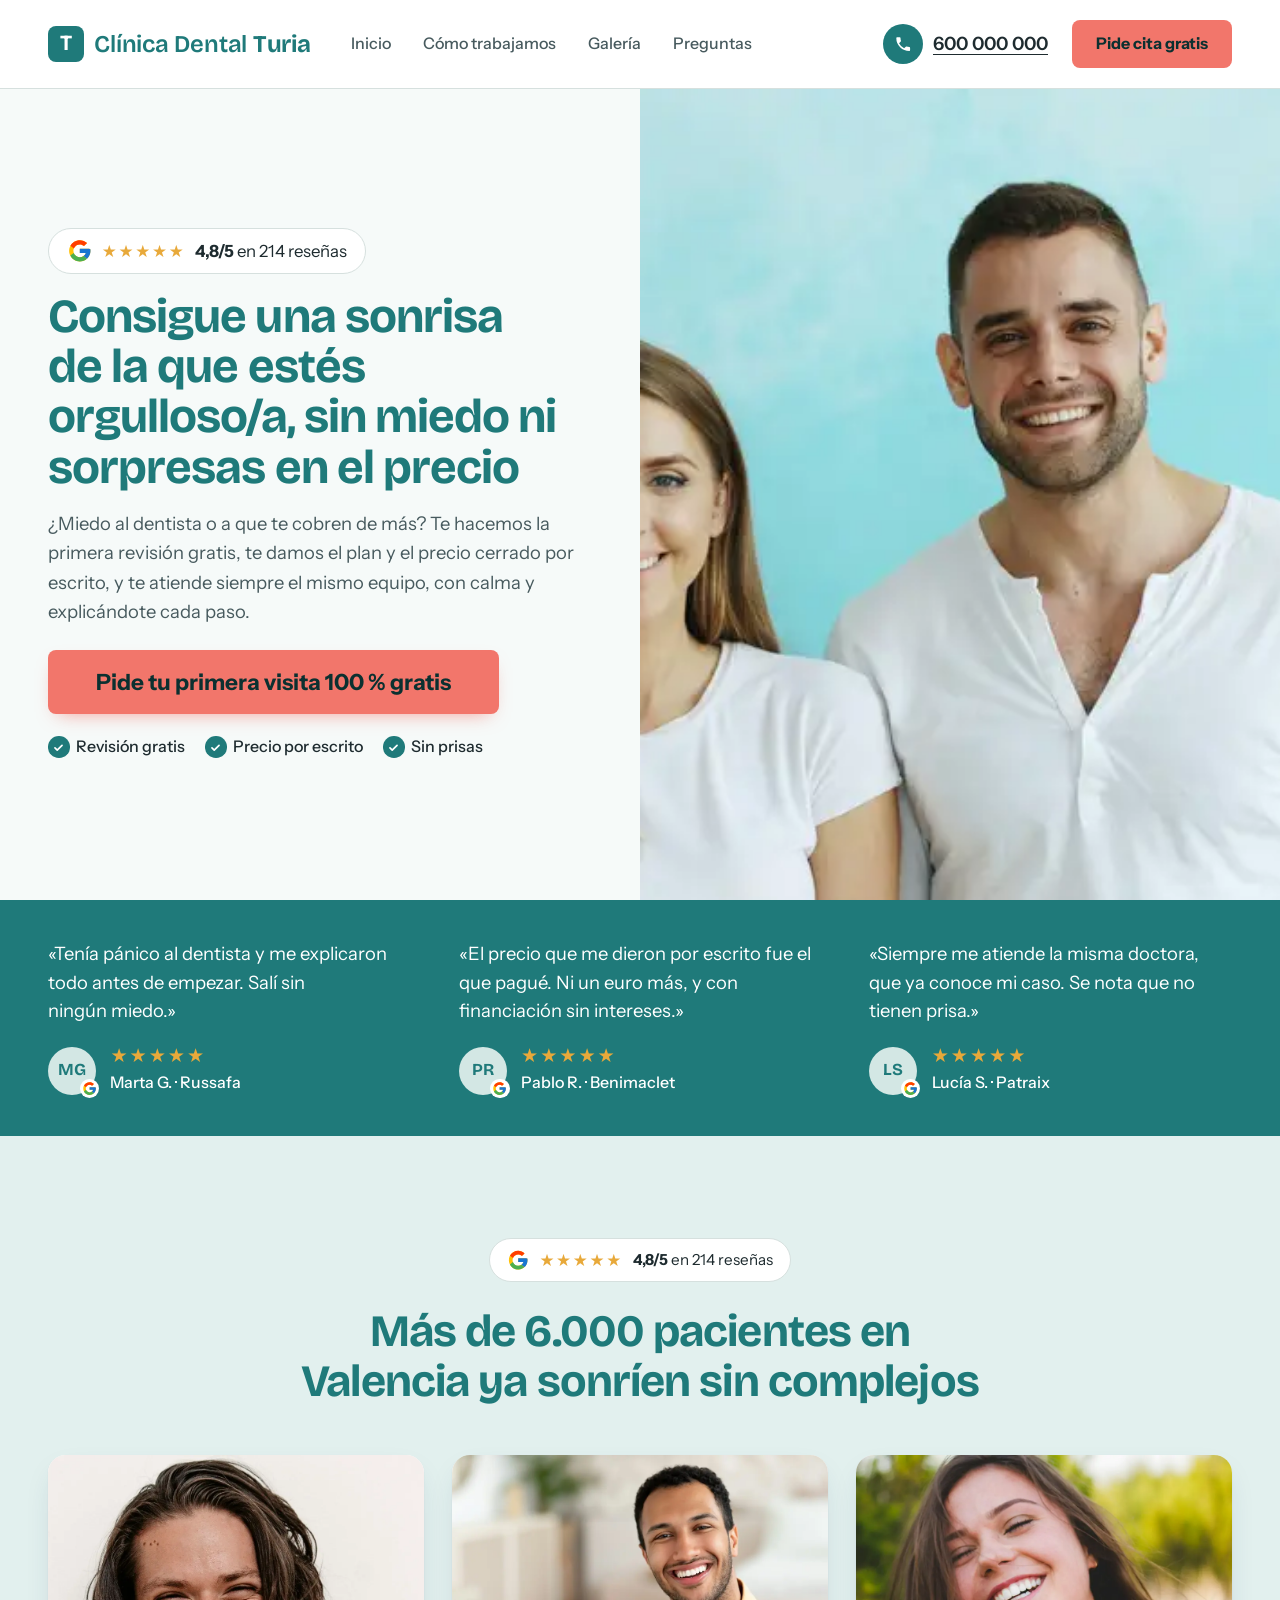
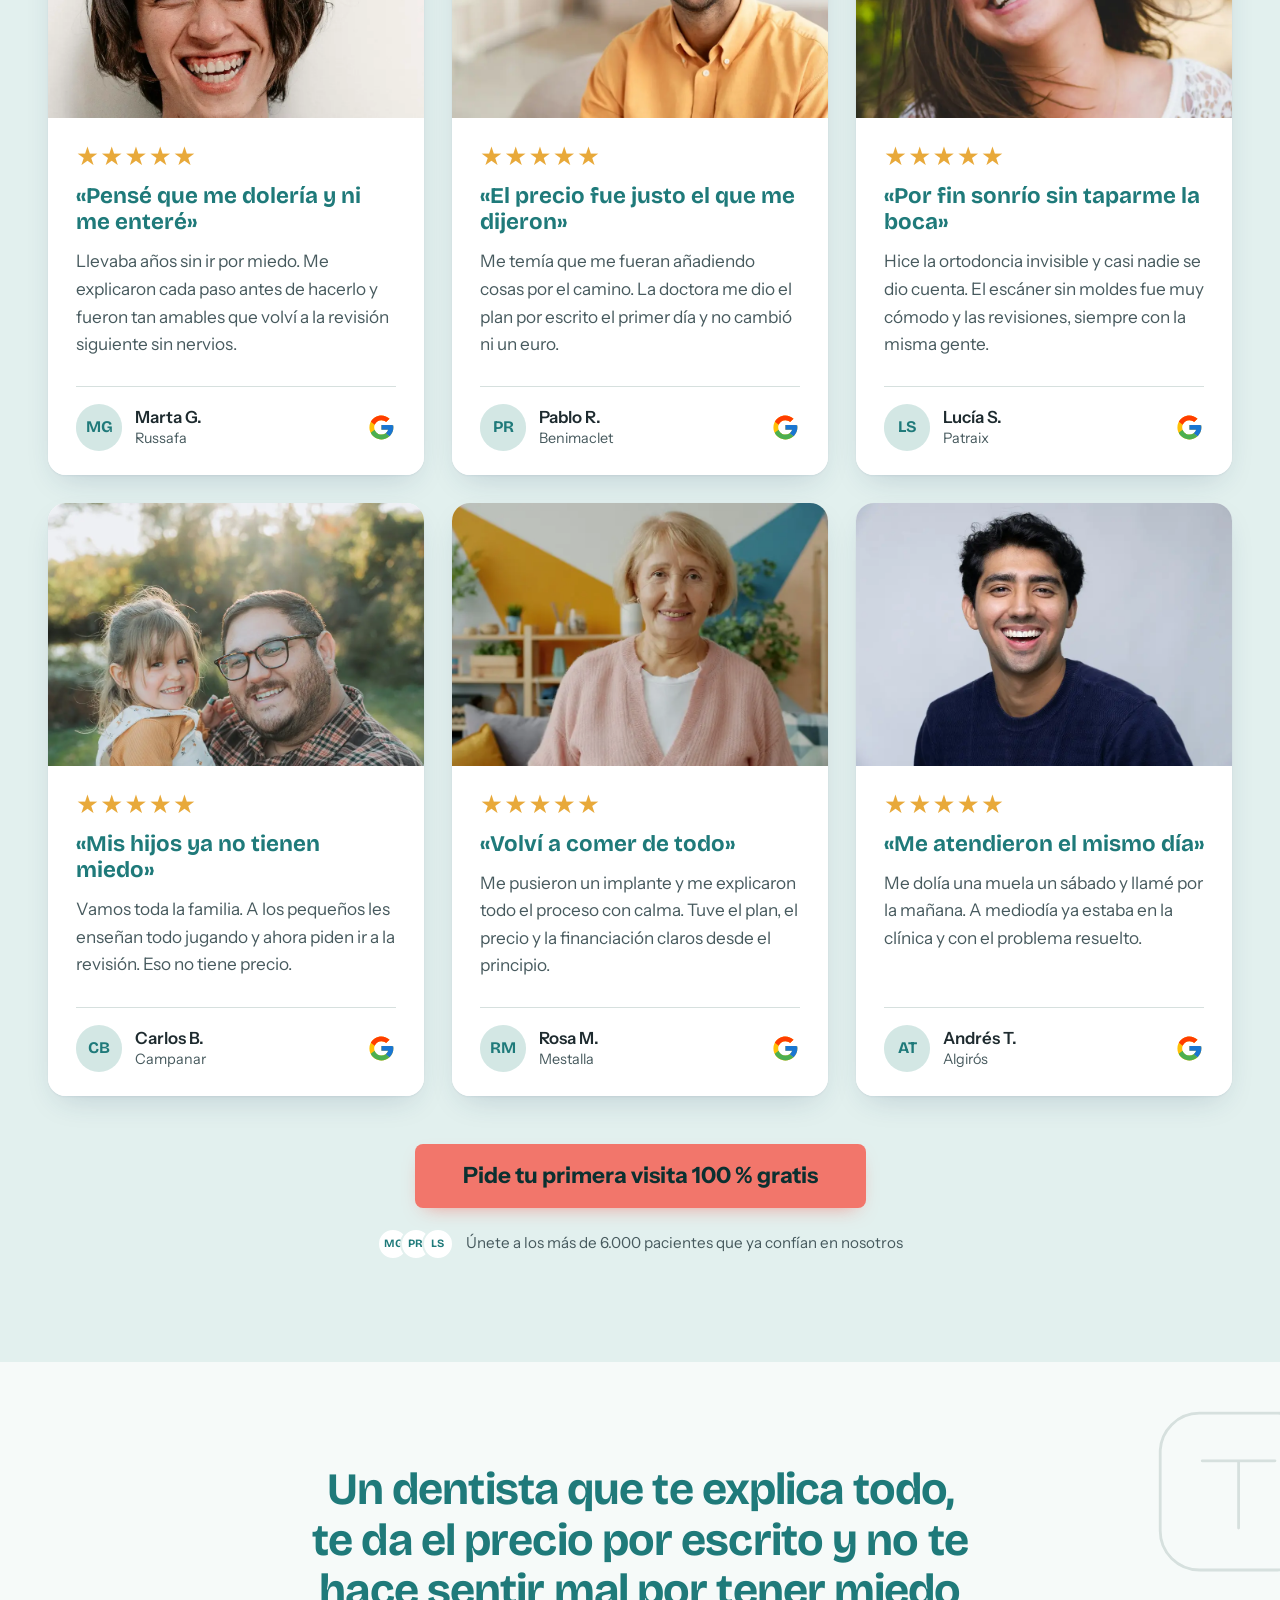
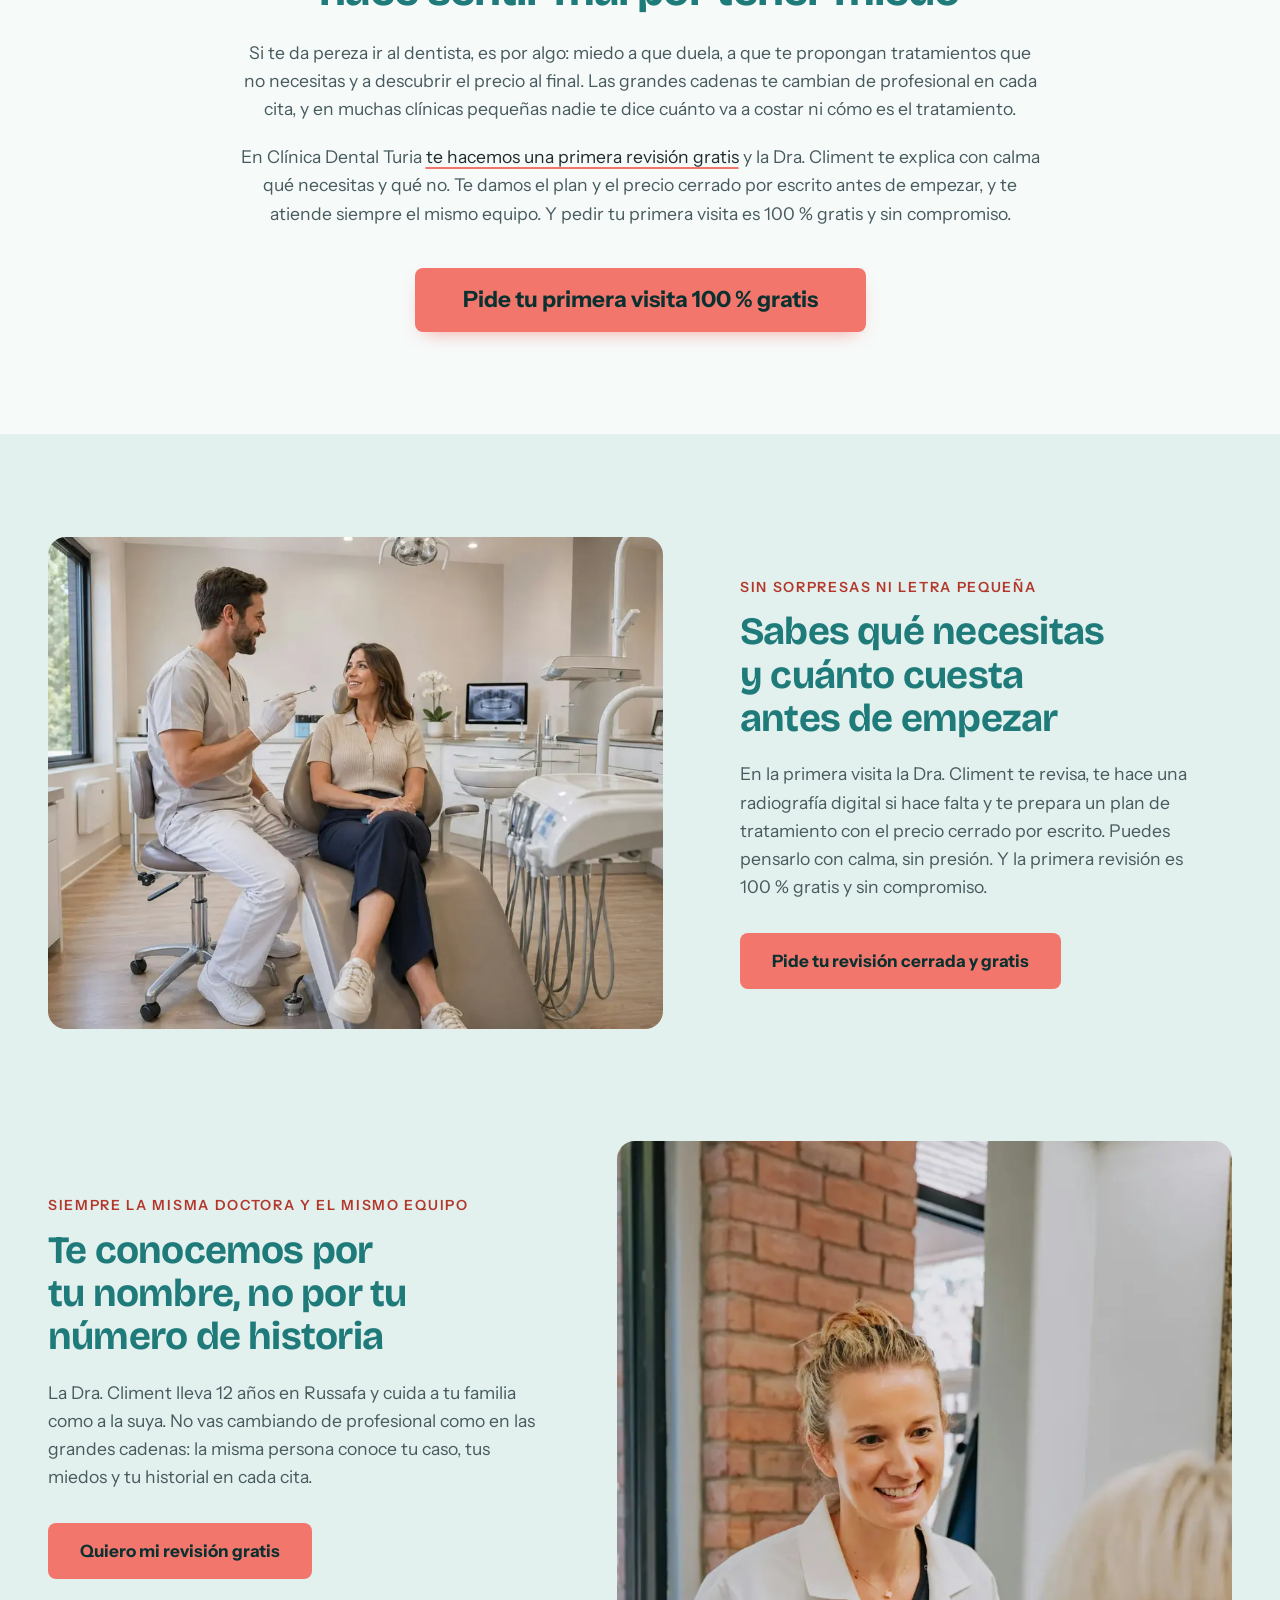
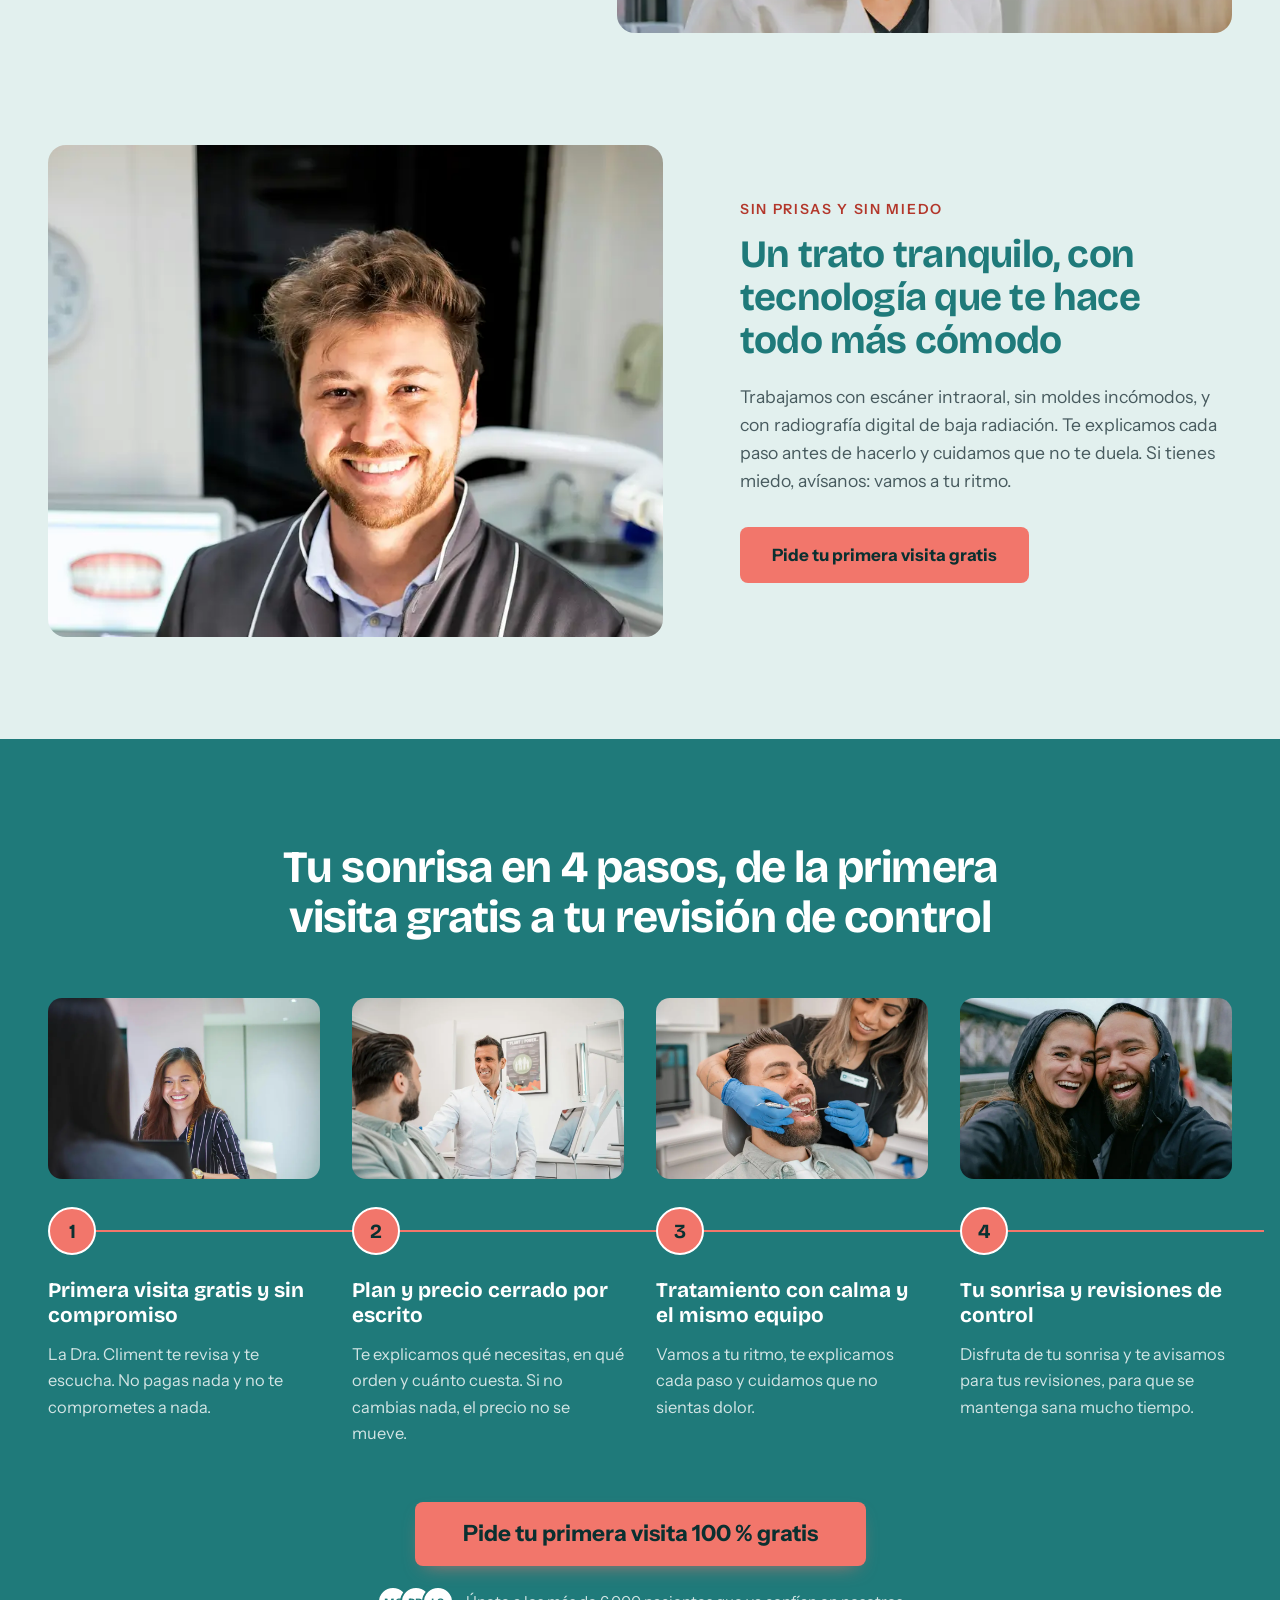
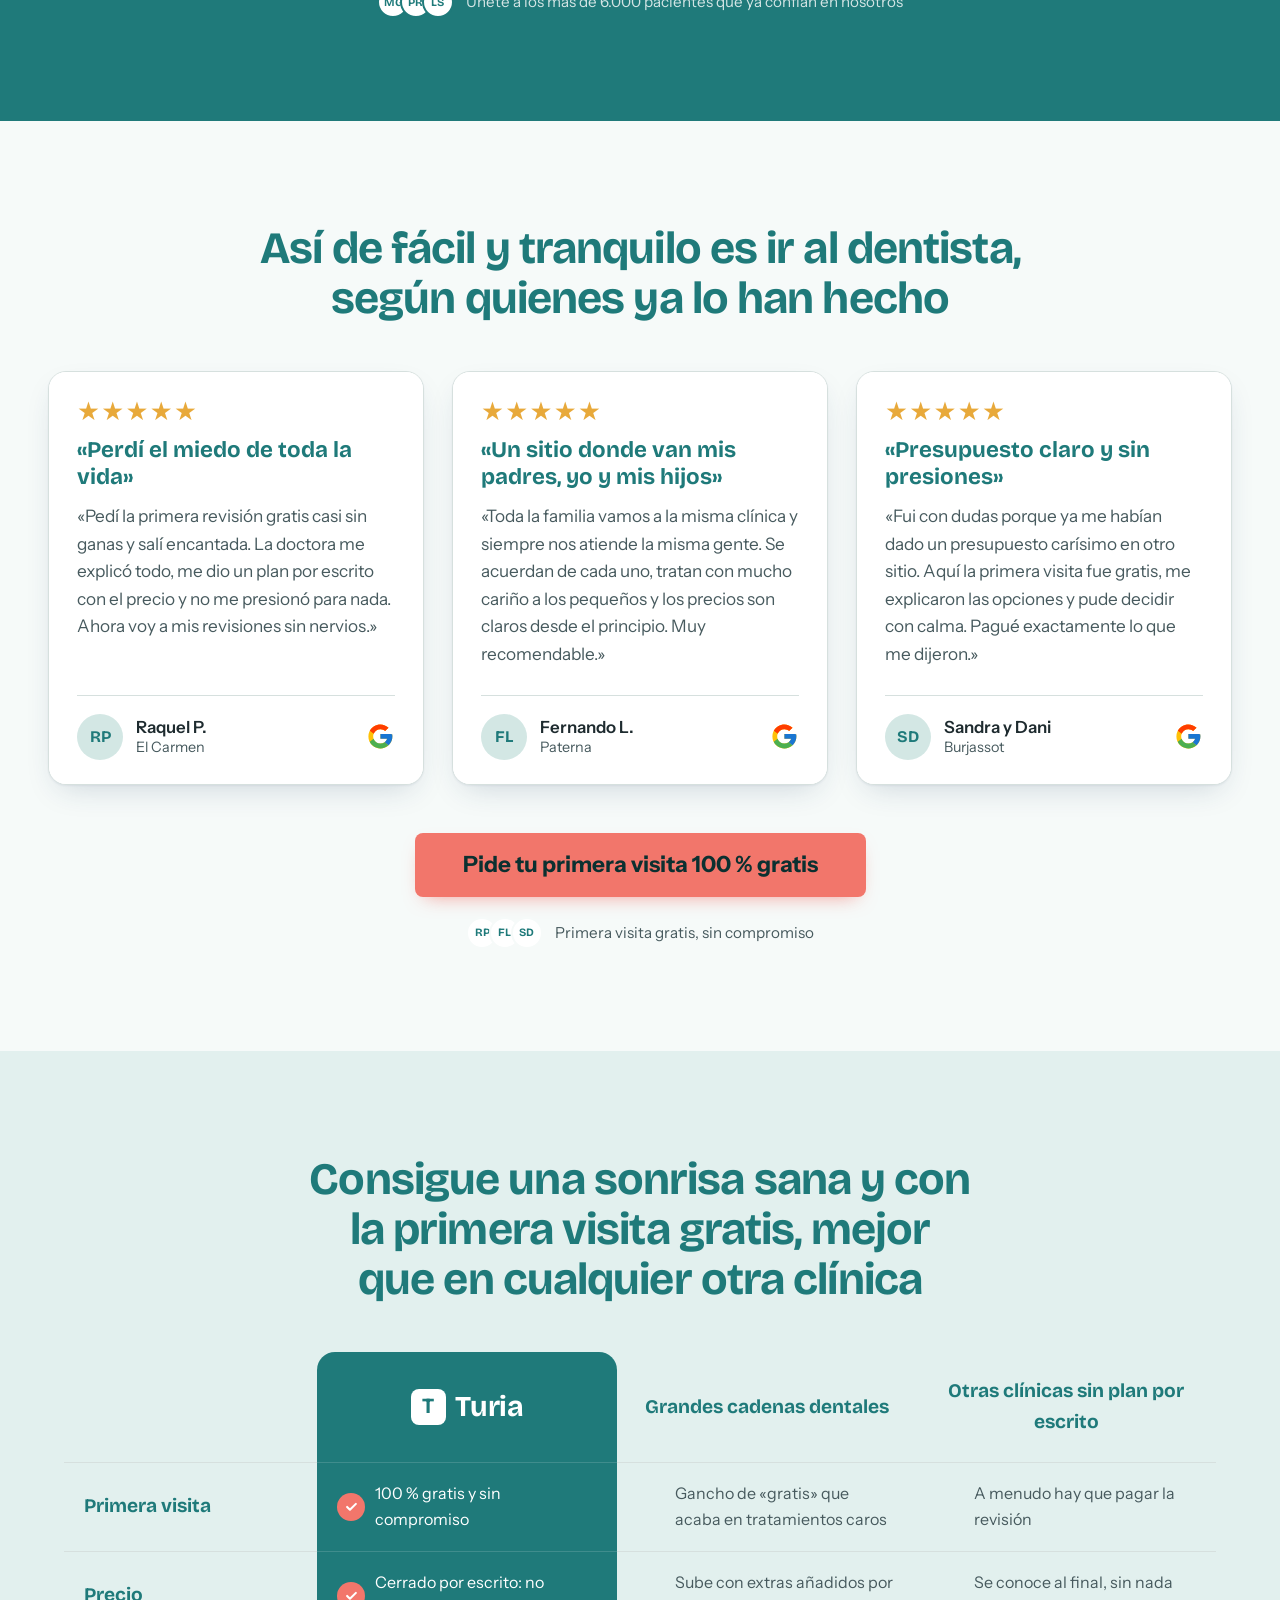
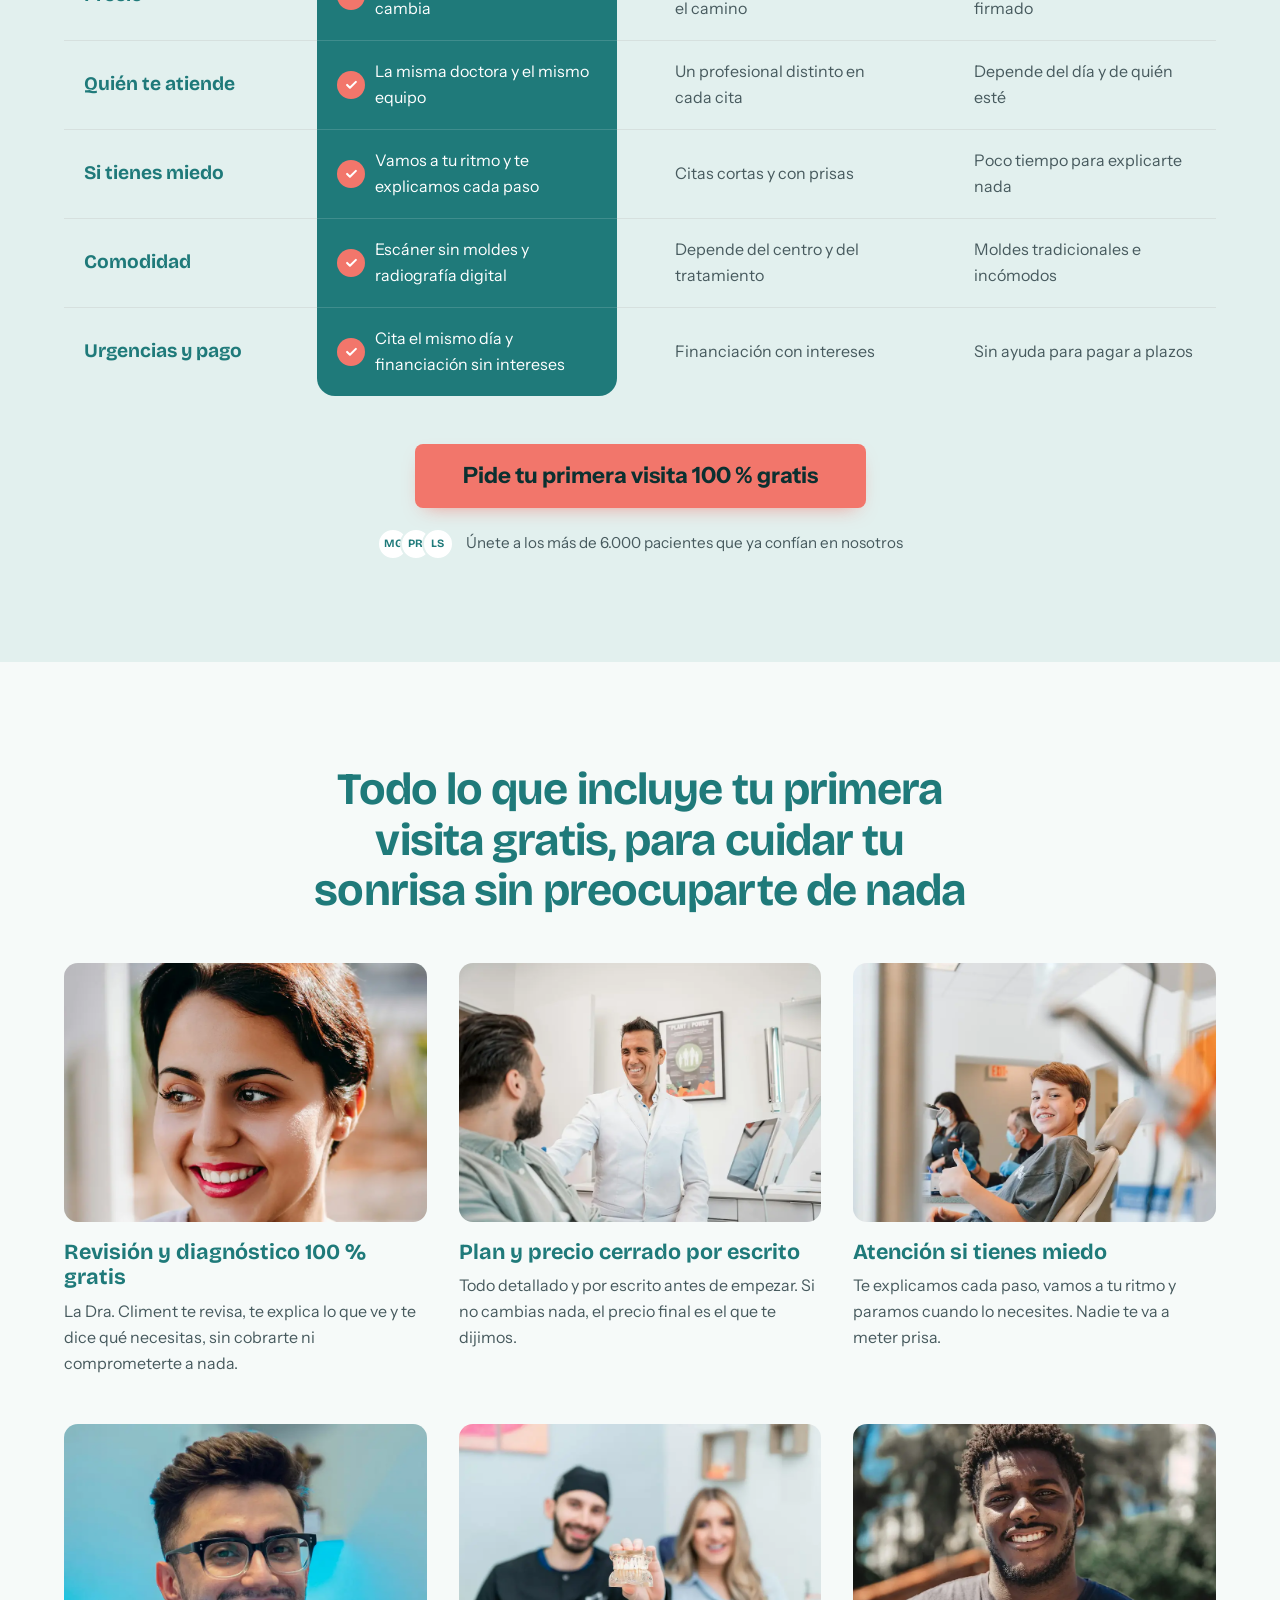
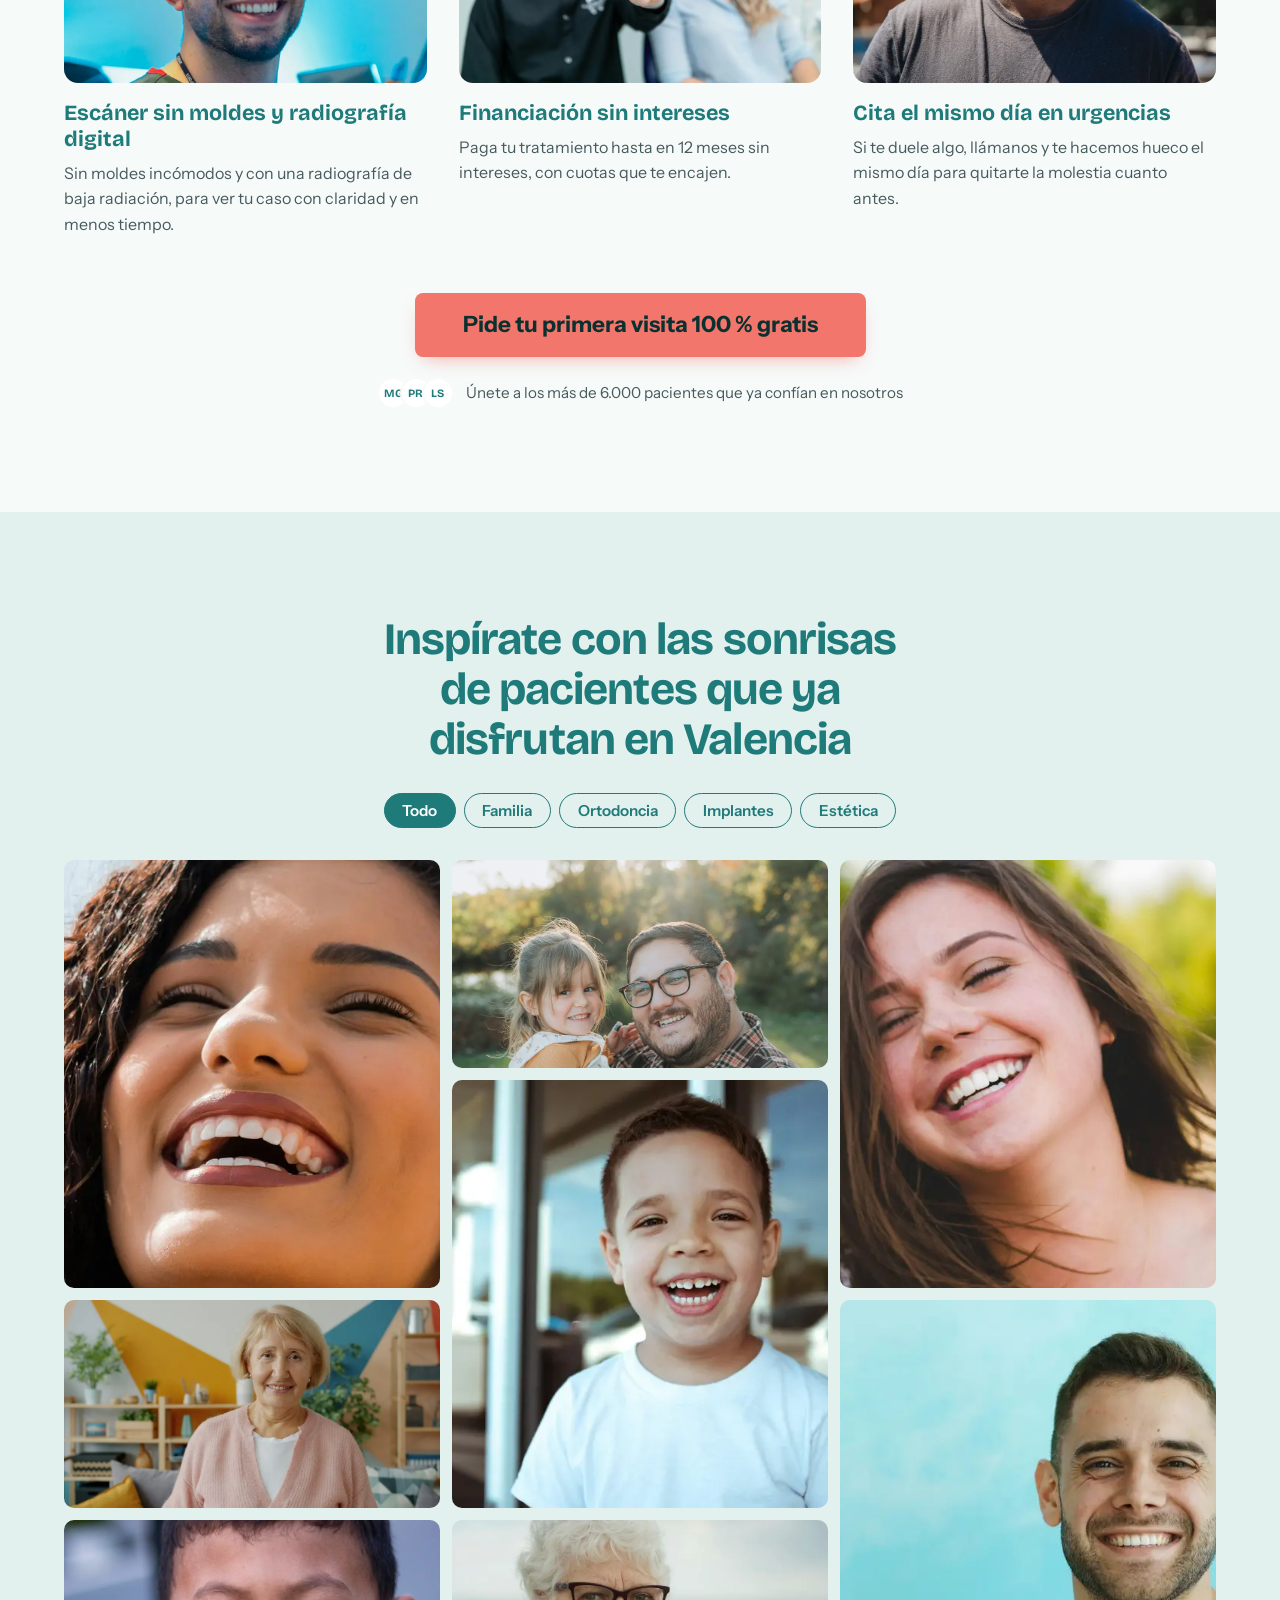
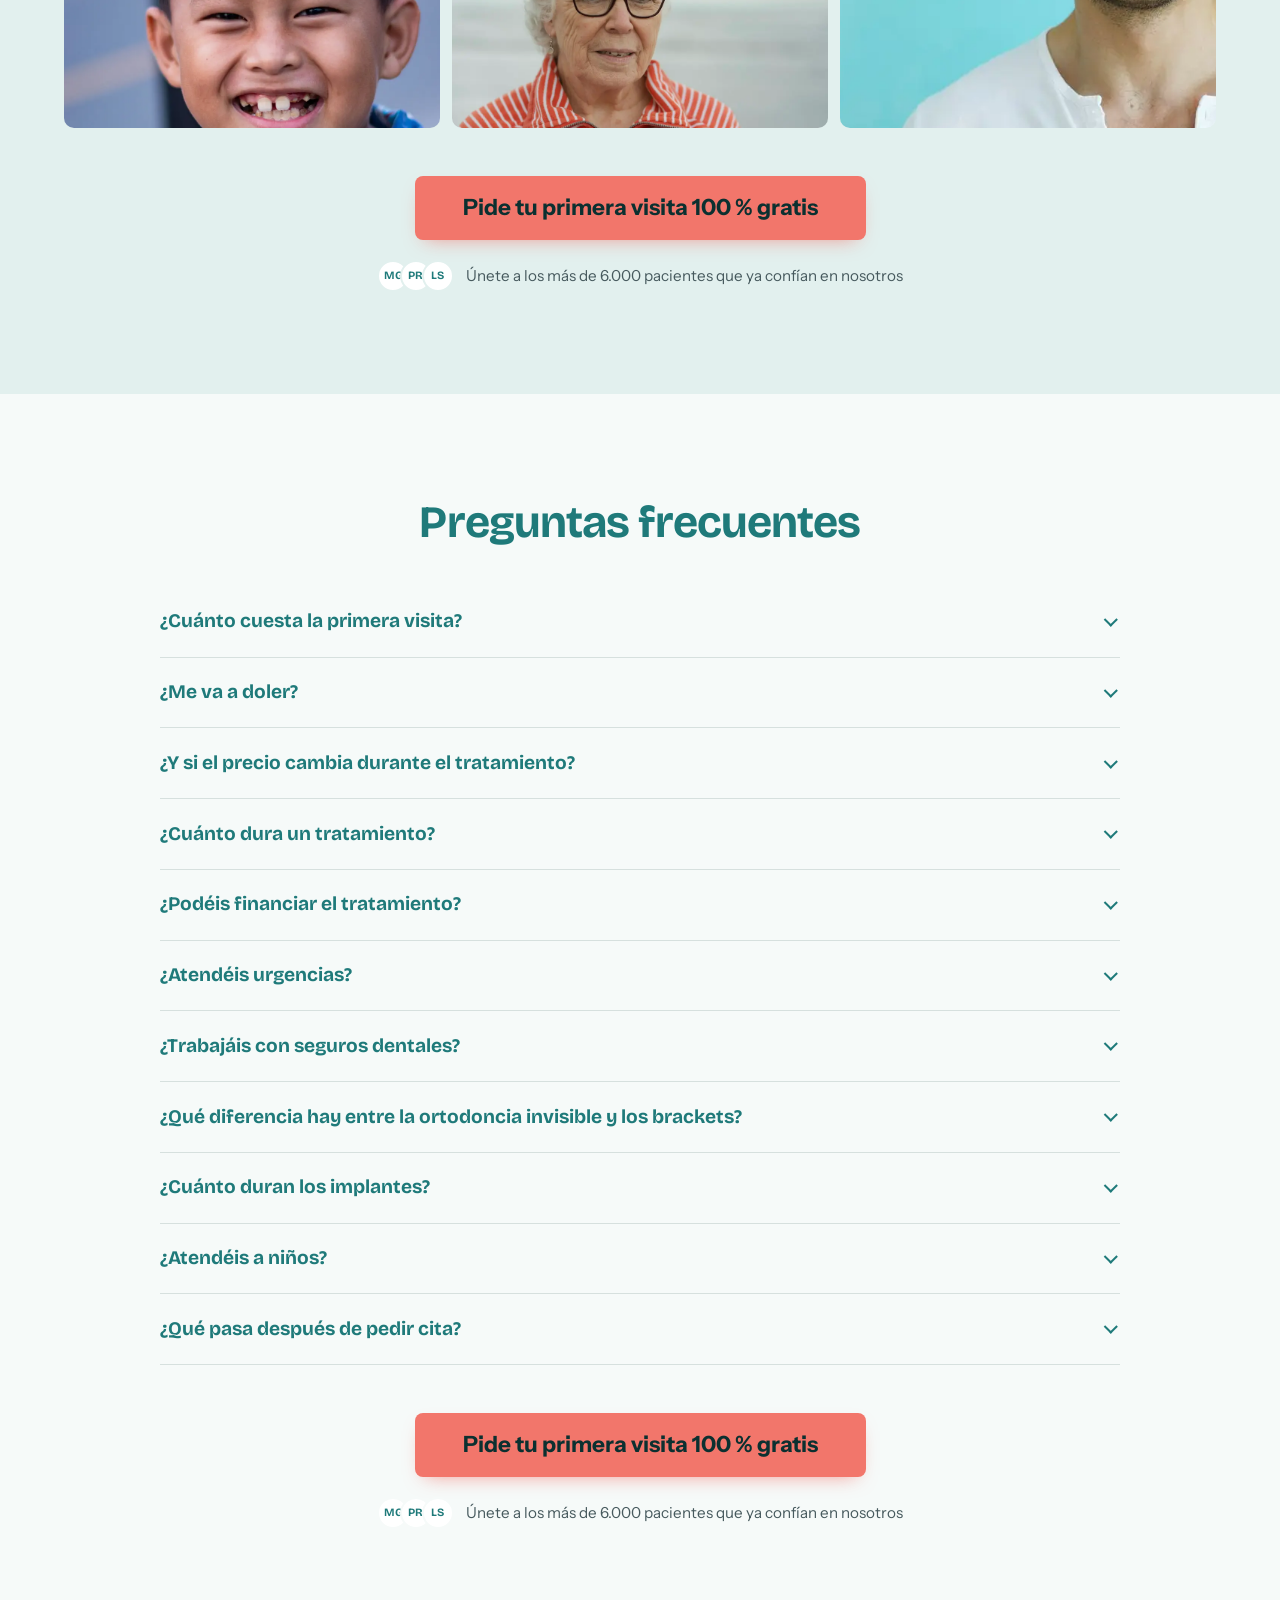
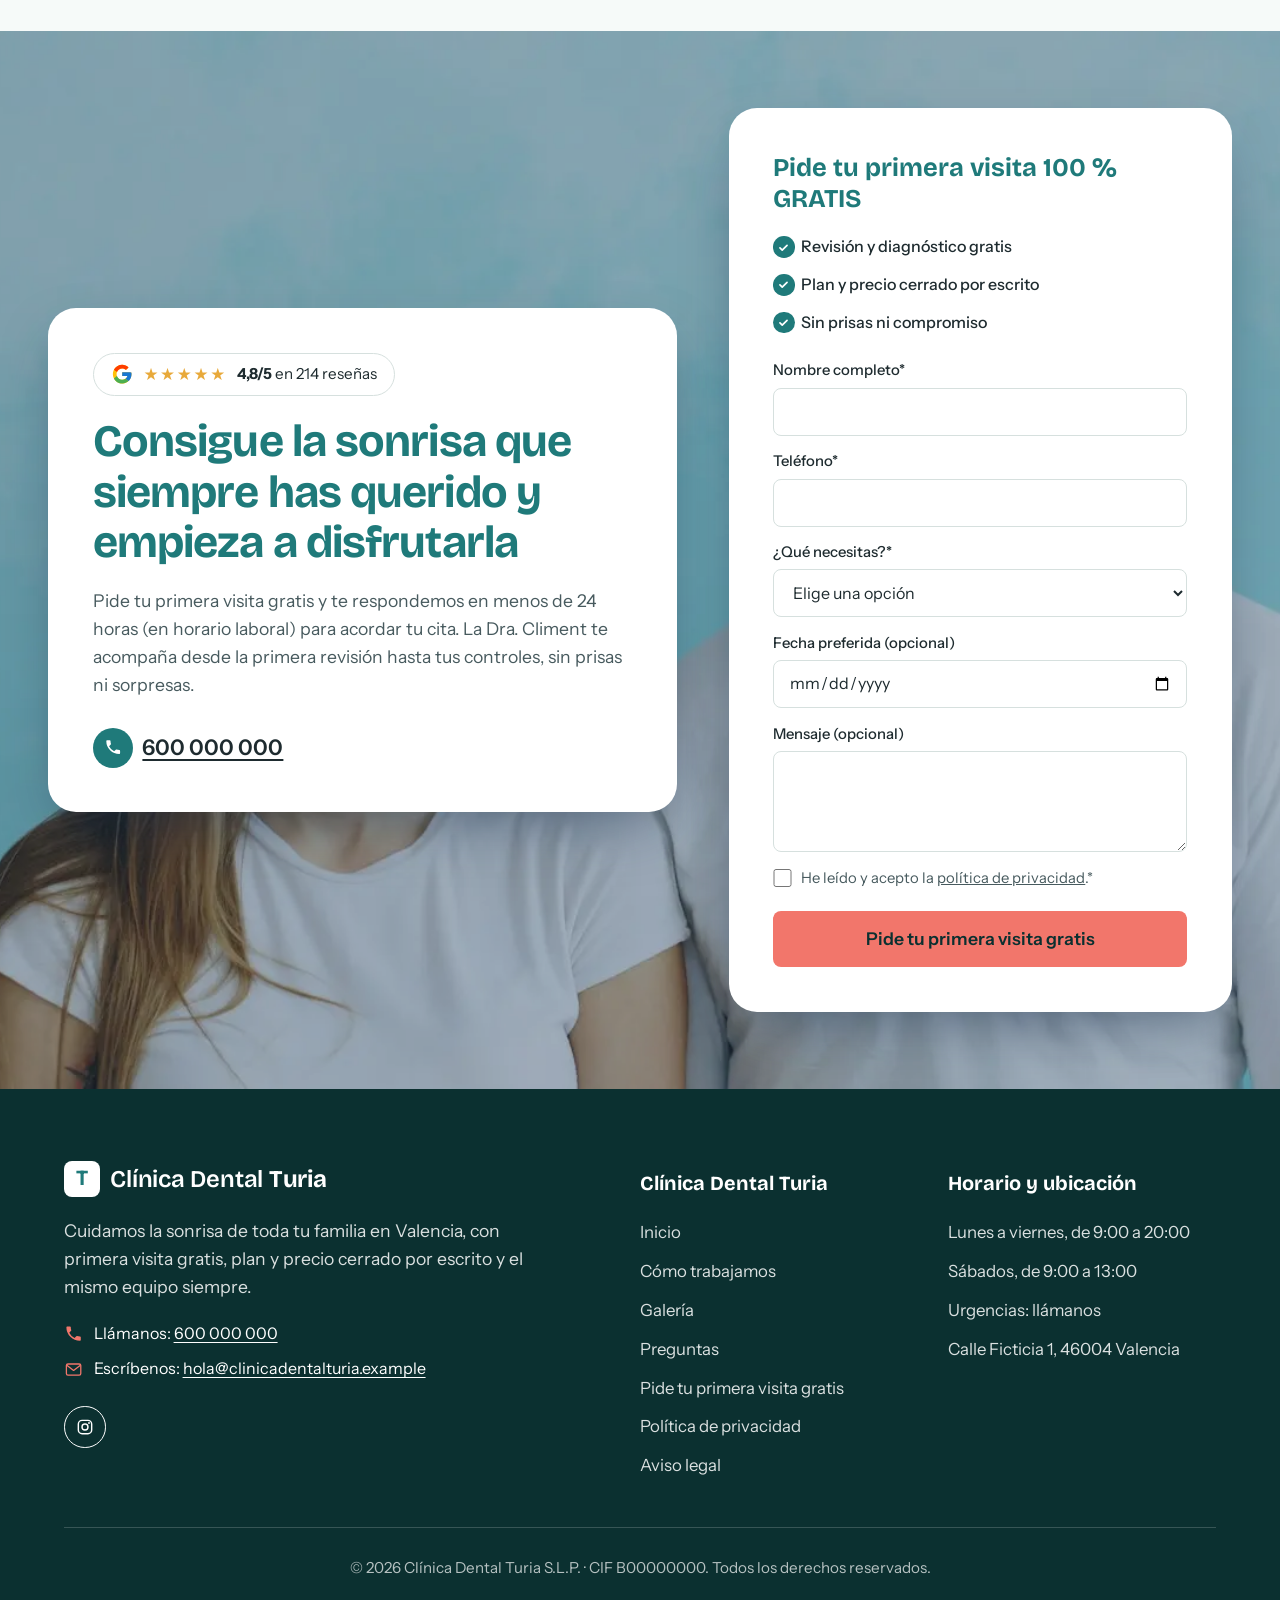
<file: index.html>
<!doctype html>
<html lang="es">
<head>
  <meta charset="utf-8">
  <meta name="viewport" content="width=device-width, initial-scale=1">
  <title>Clínica Dental Turia · Dentista en Valencia con primera visita gratis</title>
  <meta name="description" content="Dentista en Valencia (Russafa) para toda la familia. Primera visita de revisión y diagnóstico gratis, plan y precio cerrado por escrito y trato cercano, sin prisas.">
  <link rel="icon" href="img/favicon.svg" type="image/svg+xml">
  <meta name="theme-color" content="#1f7a7a">
  <meta property="og:type" content="website">
  <meta property="og:locale" content="es_ES">
  <meta property="og:site_name" content="Clínica Dental Turia">
  <meta property="og:title" content="Clínica Dental Turia · Dentista en Valencia con primera visita gratis">
  <meta property="og:description" content="Revisión y diagnóstico gratis, plan y precio cerrado por escrito y el mismo equipo siempre. Pide tu cita en Valencia.">
  <meta property="og:url" content="https://clinica-dental-turia.vercel.app/">
  <meta property="og:image" content="https://clinica-dental-turia.vercel.app/img/hero-clinica.webp">
  <script type="application/ld+json">
{
  "@context": "https://schema.org",
  "@type": "Dentist",
  "name": "Clínica Dental Turia",
  "description": "Clínica dental en Valencia para toda la familia: odontología general, odontopediatría, ortodoncia, implantes, estética dental y urgencias, con plan y precio cerrado por escrito.",
  "url": "https://clinica-dental-turia.vercel.app/",
  "image": "https://clinica-dental-turia.vercel.app/img/hero-clinica.webp",
  "telephone": "+34600000000",
  "email": "hola@clinicadentalturia.example",
  "address": {
    "@type": "PostalAddress",
    "streetAddress": "Calle Ficticia 1",
    "postalCode": "46004",
    "addressLocality": "Valencia",
    "addressRegion": "Comunitat Valenciana",
    "addressCountry": "ES"
  },
  "areaServed": "Valencia y su área metropolitana",
  "openingHoursSpecification": [
    {
      "@type": "OpeningHoursSpecification",
      "dayOfWeek": ["Monday", "Tuesday", "Wednesday", "Thursday", "Friday"],
      "opens": "09:00",
      "closes": "20:00"
    },
    {
      "@type": "OpeningHoursSpecification",
      "dayOfWeek": "Saturday",
      "opens": "09:00",
      "closes": "13:00"
    }
  ],
  "founder": {
    "@type": "Person",
    "name": "Marta Climent",
    "jobTitle": "Odontóloga"
  },
  "sameAs": [
    "https://www.instagram.com/clinicadentalturia"
  ]
}
  </script>
  <link rel="preconnect" href="https://fonts.googleapis.com">
  <link rel="preconnect" href="https://fonts.gstatic.com" crossorigin>
  <link href="https://fonts.googleapis.com/css2?family=Bricolage+Grotesque:opsz,wght@12..96,600;12..96,700&family=Instrument+Sans:wght@400;500;600&display=swap" rel="stylesheet">
  <link rel="preload" as="image" href="img/hero-clinica.webp" imagesrcset="img/hero-clinica-800.webp 800w, img/hero-clinica.webp 1600w" imagesizes="(max-width: 860px) 100vw, 50vw" fetchpriority="high">
  <link rel="stylesheet" href="css/estilos.css?v=2">
</head>
<body>
  <svg class="sprite" aria-hidden="true">
    <symbol id="icono-telefono" viewBox="0 0 24 24">
      <path d="M6.6 10.8a15.1 15.1 0 0 0 6.6 6.6l2.2-2.2a1 1 0 0 1 1-.25 11.4 11.4 0 0 0 3.6.57 1 1 0 0 1 1 1V20a1 1 0 0 1-1 1A17 17 0 0 1 3 4a1 1 0 0 1 1-1h3.5a1 1 0 0 1 1 1c0 1.25.2 2.45.57 3.57a1 1 0 0 1-.25 1z" fill="currentColor"/>
    </symbol>
    <symbol id="icono-email" viewBox="0 0 24 24">
      <rect x="3" y="5" width="18" height="14" rx="2" fill="none" stroke="currentColor" stroke-width="1.6"/>
      <path d="m3.5 6.5 8.5 6.5 8.5-6.5" fill="none" stroke="currentColor" stroke-width="1.6" stroke-linejoin="round"/>
    </symbol>
    <symbol id="icono-instagram" viewBox="0 0 24 24">
      <rect x="4" y="4" width="16" height="16" rx="4.5" fill="none" stroke="currentColor" stroke-width="1.7"/>
      <circle cx="12" cy="12" r="3.6" fill="none" stroke="currentColor" stroke-width="1.7"/>
      <circle cx="16.8" cy="7.2" r="1.1" fill="currentColor"/>
    </symbol>
    <symbol id="icono-google" viewBox="0 0 48 48">
      <path fill="#FFC107" d="M43.6 20.5H42V20H24v8h11.3C33.7 32.7 29.2 36 24 36c-6.6 0-12-5.4-12-12s5.4-12 12-12c3.1 0 5.8 1.2 7.9 3.1l5.7-5.7C34 6.1 29.3 4 24 4 13 4 4 13 4 24s9 20 20 20 20-9 20-20c0-1.3-.1-2.4-.4-3.5z"/>
      <path fill="#FF3D00" d="m6.3 14.7 6.6 4.8C14.7 15.1 19 12 24 12c3.1 0 5.8 1.2 7.9 3.1l5.7-5.7C34 6.1 29.3 4 24 4 16.3 4 9.7 8.3 6.3 14.7z"/>
      <path fill="#4CAF50" d="M24 44c5.2 0 9.9-2 13.4-5.2l-6.2-5.2A11.9 11.9 0 0 1 24 36c-5.2 0-9.6-3.3-11.3-8l-6.5 5C9.5 39.6 16.2 44 24 44z"/>
      <path fill="#1976D2" d="M43.6 20.5H42V20H24v8h11.3a12 12 0 0 1-4.1 5.6l6.2 5.2C37 39.2 44 34 44 24c0-1.3-.1-2.4-.4-3.5z"/>
    </symbol>
  </svg>

  <header class="cabecera">
    <div class="cabecera__interior">
      <a class="logo" href="#inicio" aria-label="Clínica Dental Turia, inicio">
        <span class="logo__marca" aria-hidden="true">T</span>
        <span class="logo__texto">Clínica Dental <strong>Turia</strong></span>
      </a>

      <nav class="menu" aria-label="Principal">
        <a href="#inicio">Inicio</a>
        <a href="#como-trabajamos">Cómo trabajamos</a>
        <a href="#galeria">Galería</a>
        <a href="#preguntas">Preguntas</a>
      </nav>

      <div class="cabecera__acciones">
        <a class="telefono" href="tel:+34600000000">
          <span class="telefono__icono" aria-hidden="true">
            <svg><use href="#icono-telefono"/></svg>
          </span>
          <span class="telefono__numero">600 000 000</span>
        </a>
        <a class="boton boton--compacto" href="#cita"><span class="boton__largo">Pide cita gratis</span><span class="boton__corto">Pide cita</span></a>
      </div>
    </div>
  </header>

  <main>
    <section class="hero" id="inicio">
      <div class="hero__texto">
        <p class="valoracion">
          <svg class="valoracion__google" aria-hidden="true"><use href="#icono-google"/></svg>
          <span class="estrellas" aria-hidden="true">★★★★★</span>
          <span><strong>4,8/5</strong> en 214 reseñas</span>
        </p>

        <h1 class="hero__titulo">Consigue una sonrisa de la que estés orgulloso/a, sin miedo ni sorpresas en&nbsp;el&nbsp;precio</h1>

        <p class="hero__entradilla">¿Miedo al dentista o a que te cobren de más? Te hacemos la primera revisión gratis, te damos el plan y el precio cerrado por escrito, y te atiende siempre el mismo equipo, con calma y explicándote cada paso.</p>

        <a class="boton boton--grande" href="#cita">Pide tu primera visita 100&nbsp;% gratis</a>

        <ul class="garantias">
          <li>Revisión gratis</li>
          <li>Precio por escrito</li>
          <li>Sin prisas</li>
        </ul>
      </div>

      <figure class="hero__imagen">
        <img src="img/hero-clinica.webp" srcset="img/hero-clinica-800.webp 800w, img/hero-clinica.webp 1600w" sizes="(max-width: 860px) 100vw, 50vw" width="1600" height="900" fetchpriority="high" alt="Pareja sonriendo con una gran sonrisa">
      </figure>
    </section>

    <section class="resenas" aria-label="Opiniones de pacientes en Google">
      <ul class="resenas__lista">
        <li class="resena">
          <blockquote class="resena__cita">«Tenía pánico al dentista y me explicaron todo antes de empezar. Salí sin ningún miedo.»</blockquote>
          <div class="resena__autor">
            <span class="avatar resena__avatar" aria-hidden="true">MG<svg><use href="#icono-google"/></svg></span>
            <span>
              <span class="estrellas" role="img" aria-label="5 de 5 estrellas">★★★★★</span>
              <span class="resena__nombre">Marta G. · Russafa</span>
            </span>
          </div>
        </li>
        <li class="resena">
          <blockquote class="resena__cita">«El precio que me dieron por escrito fue el que pagué. Ni un euro más, y con financiación sin intereses.»</blockquote>
          <div class="resena__autor">
            <span class="avatar resena__avatar" aria-hidden="true">PR<svg><use href="#icono-google"/></svg></span>
            <span>
              <span class="estrellas" role="img" aria-label="5 de 5 estrellas">★★★★★</span>
              <span class="resena__nombre">Pablo R. · Benimaclet</span>
            </span>
          </div>
        </li>
        <li class="resena">
          <blockquote class="resena__cita">«Siempre me atiende la misma doctora, que ya conoce mi caso. Se nota que no tienen prisa.»</blockquote>
          <div class="resena__autor">
            <span class="avatar resena__avatar" aria-hidden="true">LS<svg><use href="#icono-google"/></svg></span>
            <span>
              <span class="estrellas" role="img" aria-label="5 de 5 estrellas">★★★★★</span>
              <span class="resena__nombre">Lucía S. · Patraix</span>
            </span>
          </div>
        </li>
      </ul>
    </section>

    <section class="opiniones" id="pacientes">
      <p class="valoracion">
        <svg class="valoracion__google" aria-hidden="true"><use href="#icono-google"/></svg>
        <span class="estrellas" aria-hidden="true">★★★★★</span>
        <span><strong>4,8/5</strong> en 214 reseñas</span>
      </p>
      <h2 class="titulo-seccion opiniones__titulo">Más de 6.000 pacientes en Valencia ya sonríen sin complejos</h2>

      <ul class="opiniones__lista">
        <li class="opinion">
          <img class="opinion__foto" src="img/resenas/miedo.webp" width="800" height="533" loading="lazy" decoding="async" alt="Mujer sonriendo tranquila y sin miedo">
          <div class="opinion__cuerpo">
            <span class="estrellas" role="img" aria-label="5 de 5 estrellas">★★★★★</span>
            <h3 class="opinion__titulo">«Pensé que me dolería y ni me enteré»</h3>
            <p class="opinion__texto">Llevaba años sin ir por miedo. Me explicaron cada paso antes de hacerlo y fueron tan amables que volví a la revisión siguiente sin nervios.</p>
            <footer class="opinion__autor">
              <span class="avatar" aria-hidden="true">MG</span>
              <span class="opinion__nombre">Marta G.<small>Russafa</small></span>
              <svg class="opinion__google" role="img" aria-label="Reseña de Google"><use href="#icono-google"/></svg>
            </footer>
          </div>
        </li>
        <li class="opinion">
          <img class="opinion__foto" src="img/resenas/precio.webp" width="800" height="533" loading="lazy" decoding="async" alt="Hombre sonriendo con camisa naranja">
          <div class="opinion__cuerpo">
            <span class="estrellas" role="img" aria-label="5 de 5 estrellas">★★★★★</span>
            <h3 class="opinion__titulo">«El precio fue justo el que me dijeron»</h3>
            <p class="opinion__texto">Me temía que me fueran añadiendo cosas por el camino. La doctora me dio el plan por escrito el primer día y no cambió ni un euro.</p>
            <footer class="opinion__autor">
              <span class="avatar" aria-hidden="true">PR</span>
              <span class="opinion__nombre">Pablo R.<small>Benimaclet</small></span>
              <svg class="opinion__google" role="img" aria-label="Reseña de Google"><use href="#icono-google"/></svg>
            </footer>
          </div>
        </li>
        <li class="opinion">
          <img class="opinion__foto" src="img/resenas/ortodoncia.webp" width="800" height="533" loading="lazy" decoding="async" alt="Mujer joven riendo con una gran sonrisa">
          <div class="opinion__cuerpo">
            <span class="estrellas" role="img" aria-label="5 de 5 estrellas">★★★★★</span>
            <h3 class="opinion__titulo">«Por fin sonrío sin taparme la boca»</h3>
            <p class="opinion__texto">Hice la ortodoncia invisible y casi nadie se dio cuenta. El escáner sin moldes fue muy cómodo y las revisiones, siempre con la misma gente.</p>
            <footer class="opinion__autor">
              <span class="avatar" aria-hidden="true">LS</span>
              <span class="opinion__nombre">Lucía S.<small>Patraix</small></span>
              <svg class="opinion__google" role="img" aria-label="Reseña de Google"><use href="#icono-google"/></svg>
            </footer>
          </div>
        </li>
        <li class="opinion">
          <img class="opinion__foto" src="img/resenas/familia.webp" width="800" height="533" loading="lazy" decoding="async" alt="Padre sonriendo junto a su hija">
          <div class="opinion__cuerpo">
            <span class="estrellas" role="img" aria-label="5 de 5 estrellas">★★★★★</span>
            <h3 class="opinion__titulo">«Mis hijos ya no tienen miedo»</h3>
            <p class="opinion__texto">Vamos toda la familia. A los pequeños les enseñan todo jugando y ahora piden ir a la revisión. Eso no tiene precio.</p>
            <footer class="opinion__autor">
              <span class="avatar" aria-hidden="true">CB</span>
              <span class="opinion__nombre">Carlos B.<small>Campanar</small></span>
              <svg class="opinion__google" role="img" aria-label="Reseña de Google"><use href="#icono-google"/></svg>
            </footer>
          </div>
        </li>
        <li class="opinion">
          <img class="opinion__foto" src="img/resenas/implante.webp" width="800" height="533" loading="lazy" decoding="async" alt="Mujer mayor sonriendo con confianza">
          <div class="opinion__cuerpo">
            <span class="estrellas" role="img" aria-label="5 de 5 estrellas">★★★★★</span>
            <h3 class="opinion__titulo">«Volví a comer de todo»</h3>
            <p class="opinion__texto">Me pusieron un implante y me explicaron todo el proceso con calma. Tuve el plan, el precio y la financiación claros desde el principio.</p>
            <footer class="opinion__autor">
              <span class="avatar" aria-hidden="true">RM</span>
              <span class="opinion__nombre">Rosa M.<small>Mestalla</small></span>
              <svg class="opinion__google" role="img" aria-label="Reseña de Google"><use href="#icono-google"/></svg>
            </footer>
          </div>
        </li>
        <li class="opinion">
          <img class="opinion__foto" src="img/resenas/urgencia.webp" width="800" height="533" loading="lazy" decoding="async" alt="Joven sonriendo aliviado">
          <div class="opinion__cuerpo">
            <span class="estrellas" role="img" aria-label="5 de 5 estrellas">★★★★★</span>
            <h3 class="opinion__titulo">«Me atendieron el mismo día»</h3>
            <p class="opinion__texto">Me dolía una muela un sábado y llamé por la mañana. A mediodía ya estaba en la clínica y con el problema resuelto.</p>
            <footer class="opinion__autor">
              <span class="avatar" aria-hidden="true">AT</span>
              <span class="opinion__nombre">Andrés T.<small>Algirós</small></span>
              <svg class="opinion__google" role="img" aria-label="Reseña de Google"><use href="#icono-google"/></svg>
            </footer>
          </div>
        </li>
      </ul>

      <a class="boton boton--grande" href="#cita">Pide tu primera visita 100&nbsp;% gratis</a>

      <p class="prueba-social">
        <span class="pila-avatares" aria-hidden="true">
          <span class="avatar">MG</span><span class="avatar">PR</span><span class="avatar">LS</span>
        </span>
        Únete a los más de 6.000 pacientes que ya confían en nosotros
      </p>
    </section>

    <section class="problema" id="por-que-turia">
      <svg class="problema__adorno" viewBox="0 0 32 32" aria-hidden="true">
        <rect x="2" y="2" width="28" height="28" rx="7"/>
        <path d="M9.5 10.5h13M16 10.5v12"/>
      </svg>

      <h2 class="titulo-seccion">Un dentista que te explica todo, te da el precio por escrito y no te hace sentir mal por tener miedo</h2>

      <div class="problema__texto">
        <p>Si te da pereza ir al dentista, es por algo: miedo a que duela, a que te propongan tratamientos que no necesitas y a descubrir el precio al final. Las grandes cadenas te cambian de profesional en cada cita, y en muchas clínicas pequeñas nadie te dice cuánto va a costar ni cómo es el tratamiento.</p>
        <p>En Clínica Dental Turia <span class="resaltado">te hacemos una primera revisión gratis</span> y la Dra. Climent te explica con calma qué necesitas y qué no. Te damos el plan y el precio cerrado por escrito antes de empezar, y te atiende siempre el mismo equipo. Y pedir tu primera visita es 100&nbsp;% gratis y sin compromiso.</p>
      </div>

      <a class="boton boton--grande" href="#cita">Pide tu primera visita 100&nbsp;% gratis</a>
    </section>

    <div class="ventajas-fondo">
    <section class="ventajas" id="ventajas" aria-label="Por qué elegir Clínica Dental Turia">
      <article class="ventaja">
        <img class="ventaja__foto" src="img/ventajas/plan.webp" width="1000" height="563" loading="lazy" decoding="async" alt="Doctor y paciente conversando con calma en la consulta">
        <div class="ventaja__texto">
          <p class="antetitulo">Sin sorpresas ni letra pequeña</p>
          <h2 class="ventaja__titulo">Sabes qué necesitas y cuánto cuesta antes de empezar</h2>
          <p>En la primera visita la Dra. Climent te revisa, te hace una radiografía digital si hace falta y te prepara un plan de tratamiento con el precio cerrado por escrito. Puedes pensarlo con calma, sin presión. Y la primera revisión es 100&nbsp;% gratis y sin compromiso.</p>
          <a class="boton" href="#cita">Pide tu revisión cerrada y gratis</a>
        </div>
      </article>

      <article class="ventaja">
        <img class="ventaja__foto" src="img/ventajas/doctora.webp" width="1000" height="563" loading="lazy" decoding="async" alt="Doctora sonriendo en su clínica">
        <div class="ventaja__texto">
          <p class="antetitulo">Siempre la misma doctora y el mismo equipo</p>
          <h2 class="ventaja__titulo">Te conocemos por tu nombre, no por tu número de historia</h2>
          <p>La Dra. Climent lleva 12 años en Russafa y cuida a tu familia como a la suya. No vas cambiando de profesional como en las grandes cadenas: la misma persona conoce tu caso, tus miedos y tu historial en cada cita.</p>
          <a class="boton" href="#cita">Quiero mi revisión gratis</a>
        </div>
      </article>

      <article class="ventaja">
        <img class="ventaja__foto" src="img/ventajas/tecnologia.webp" width="1000" height="667" loading="lazy" decoding="async" alt="Dentista sonriendo en su consulta">
        <div class="ventaja__texto">
          <p class="antetitulo">Sin prisas y sin miedo</p>
          <h2 class="ventaja__titulo">Un trato tranquilo, con tecnología que te hace todo más cómodo</h2>
          <p>Trabajamos con escáner intraoral, sin moldes incómodos, y con radiografía digital de baja radiación. Te explicamos cada paso antes de hacerlo y cuidamos que no te duela. Si tienes miedo, avísanos: vamos a tu ritmo.</p>
          <a class="boton" href="#cita">Pide tu primera visita gratis</a>
        </div>
      </article>
    </section>
    </div>

    <section class="proceso" id="como-trabajamos">
      <h2 class="titulo-seccion proceso__titulo">Tu sonrisa en 4 pasos, de la primera visita gratis a tu revisión de control</h2>

      <ol class="proceso__pasos">
        <li class="paso">
          <img class="paso__foto" src="img/pasos/1-visita.webp" width="900" height="600" loading="lazy" decoding="async" alt="Mujer sonriendo en la clínica dental">
          <div class="paso__marca" aria-hidden="true"><span class="paso__numero">1</span></div>
          <h3 class="paso__titulo">Primera visita gratis y sin compromiso</h3>
          <p class="paso__texto">La Dra. Climent te revisa y te escucha. No pagas nada y no te comprometes a nada.</p>
        </li>
        <li class="paso">
          <img class="paso__foto" src="img/pasos/2-plan.webp" width="900" height="600" loading="lazy" decoding="async" alt="Dentista sonriendo mientras habla con un paciente">
          <div class="paso__marca" aria-hidden="true"><span class="paso__numero">2</span></div>
          <h3 class="paso__titulo">Plan y precio cerrado por escrito</h3>
          <p class="paso__texto">Te explicamos qué necesitas, en qué orden y cuánto cuesta. Si no cambias nada, el precio no se mueve.</p>
        </li>
        <li class="paso">
          <img class="paso__foto" src="img/pasos/3-tratamiento.webp" width="900" height="600" loading="lazy" decoding="async" alt="Paciente relajada y sonriendo durante su tratamiento">
          <div class="paso__marca" aria-hidden="true"><span class="paso__numero">3</span></div>
          <h3 class="paso__titulo">Tratamiento con calma y el mismo equipo</h3>
          <p class="paso__texto">Vamos a tu ritmo, te explicamos cada paso y cuidamos que no sientas dolor.</p>
        </li>
        <li class="paso">
          <img class="paso__foto" src="img/pasos/4-sonrisa.webp" width="900" height="506" loading="lazy" decoding="async" alt="Pareja sonriendo contenta">
          <div class="paso__marca" aria-hidden="true"><span class="paso__numero">4</span></div>
          <h3 class="paso__titulo">Tu sonrisa y revisiones de control</h3>
          <p class="paso__texto">Disfruta de tu sonrisa y te avisamos para tus revisiones, para que se mantenga sana mucho tiempo.</p>
        </li>
      </ol>

      <a class="boton boton--grande" href="#cita">Pide tu primera visita 100&nbsp;% gratis</a>

      <p class="prueba-social">
        <span class="pila-avatares" aria-hidden="true">
          <span class="avatar">MG</span><span class="avatar">PR</span><span class="avatar">LS</span>
        </span>
        Únete a los más de 6.000 pacientes que ya confían en nosotros
      </p>
    </section>

    <section class="opiniones opiniones--texto" id="testimonios">
      <h2 class="titulo-seccion opiniones__titulo">Así de fácil y tranquilo es ir al dentista, según quienes ya lo han hecho</h2>

      <ul class="opiniones__lista">
        <li class="opinion">
          <div class="opinion__cuerpo">
            <span class="estrellas" role="img" aria-label="5 de 5 estrellas">★★★★★</span>
            <h3 class="opinion__titulo">«Perdí el miedo de toda la vida»</h3>
            <p class="opinion__texto">«Pedí la primera revisión gratis casi sin ganas y salí encantada. La doctora me explicó todo, me dio un plan por escrito con el precio y no me presionó para nada. Ahora voy a mis revisiones sin nervios.»</p>
            <footer class="opinion__autor">
              <span class="avatar" aria-hidden="true">RP</span>
              <span class="opinion__nombre">Raquel P.<small>El Carmen</small></span>
              <svg class="opinion__google" role="img" aria-label="Reseña de Google"><use href="#icono-google"/></svg>
            </footer>
          </div>
        </li>
        <li class="opinion">
          <div class="opinion__cuerpo">
            <span class="estrellas" role="img" aria-label="5 de 5 estrellas">★★★★★</span>
            <h3 class="opinion__titulo">«Un sitio donde van mis padres, yo y mis hijos»</h3>
            <p class="opinion__texto">«Toda la familia vamos a la misma clínica y siempre nos atiende la misma gente. Se acuerdan de cada uno, tratan con mucho cariño a los pequeños y los precios son claros desde el principio. Muy recomendable.»</p>
            <footer class="opinion__autor">
              <span class="avatar" aria-hidden="true">FL</span>
              <span class="opinion__nombre">Fernando L.<small>Paterna</small></span>
              <svg class="opinion__google" role="img" aria-label="Reseña de Google"><use href="#icono-google"/></svg>
            </footer>
          </div>
        </li>
        <li class="opinion">
          <div class="opinion__cuerpo">
            <span class="estrellas" role="img" aria-label="5 de 5 estrellas">★★★★★</span>
            <h3 class="opinion__titulo">«Presupuesto claro y sin presiones»</h3>
            <p class="opinion__texto">«Fui con dudas porque ya me habían dado un presupuesto carísimo en otro sitio. Aquí la primera visita fue gratis, me explicaron las opciones y pude decidir con calma. Pagué exactamente lo que me dijeron.»</p>
            <footer class="opinion__autor">
              <span class="avatar" aria-hidden="true">SD</span>
              <span class="opinion__nombre">Sandra y Dani<small>Burjassot</small></span>
              <svg class="opinion__google" role="img" aria-label="Reseña de Google"><use href="#icono-google"/></svg>
            </footer>
          </div>
        </li>
      </ul>

      <a class="boton boton--grande" href="#cita">Pide tu primera visita 100&nbsp;% gratis</a>

      <p class="prueba-social">
        <span class="pila-avatares" aria-hidden="true">
          <span class="avatar">RP</span><span class="avatar">FL</span><span class="avatar">SD</span>
        </span>
        Primera visita gratis, sin compromiso
      </p>
    </section>

    <section class="comparativa" id="comparativa">
      <h2 class="titulo-seccion comparativa__titulo">Consigue una sonrisa sana y con la primera visita gratis, mejor que en cualquier otra clínica</h2>

      <div class="tabla-contenedor">
        <table class="tabla">
          <caption class="sr-only">Comparativa entre Clínica Dental Turia, las grandes cadenas dentales y otras clínicas sin plan por escrito</caption>
          <thead>
            <tr>
              <td class="tabla__esquina"></td>
              <th scope="col" class="tabla__turia">
                <span class="tabla__logo">
                  <span class="tabla__marca" aria-hidden="true">T</span>
                  Turia
                </span>
              </th>
              <th scope="col">Grandes cadenas dentales</th>
              <th scope="col">Otras clínicas sin plan por escrito</th>
            </tr>
          </thead>
          <tbody>
            <tr>
              <th scope="row">Primera visita</th>
              <td class="tabla__turia si">100&nbsp;% gratis y sin compromiso</td>
              <td class="no">Gancho de «gratis» que acaba en tratamientos caros</td>
              <td class="no">A menudo hay que pagar la revisión</td>
            </tr>
            <tr>
              <th scope="row">Precio</th>
              <td class="tabla__turia si">Cerrado por escrito: no cambia</td>
              <td class="no">Sube con extras añadidos por el camino</td>
              <td class="no">Se conoce al final, sin nada firmado</td>
            </tr>
            <tr>
              <th scope="row">Quién te atiende</th>
              <td class="tabla__turia si">La misma doctora y el mismo equipo</td>
              <td class="no">Un profesional distinto en cada cita</td>
              <td class="no">Depende del día y de quién esté</td>
            </tr>
            <tr>
              <th scope="row">Si tienes miedo</th>
              <td class="tabla__turia si">Vamos a tu ritmo y te explicamos cada paso</td>
              <td class="no">Citas cortas y con prisas</td>
              <td class="no">Poco tiempo para explicarte nada</td>
            </tr>
            <tr>
              <th scope="row">Comodidad</th>
              <td class="tabla__turia si">Escáner sin moldes y radiografía digital</td>
              <td class="no">Depende del centro y del tratamiento</td>
              <td class="no">Moldes tradicionales e incómodos</td>
            </tr>
            <tr>
              <th scope="row">Urgencias y pago</th>
              <td class="tabla__turia si">Cita el mismo día y financiación sin intereses</td>
              <td class="no">Financiación con intereses</td>
              <td class="no">Sin ayuda para pagar a plazos</td>
            </tr>
          </tbody>
        </table>
      </div>

      <a class="boton boton--grande" href="#cita">Pide tu primera visita 100&nbsp;% gratis</a>

      <p class="prueba-social">
        <span class="pila-avatares" aria-hidden="true">
          <span class="avatar">MG</span><span class="avatar">PR</span><span class="avatar">LS</span>
        </span>
        Únete a los más de 6.000 pacientes que ya confían en nosotros
      </p>
    </section>

    <section class="extras" id="extras">
      <h2 class="titulo-seccion extras__titulo">Todo lo que incluye tu primera visita gratis, para cuidar tu sonrisa sin preocuparte de nada</h2>

      <ul class="extras__lista">
        <li>
          <img class="extra__foto" src="img/extras/revision.webp" width="800" height="450" loading="lazy" decoding="async" alt="Mujer sonriendo con una gran sonrisa">
          <h3 class="extra__titulo">Revisión y diagnóstico 100&nbsp;% gratis</h3>
          <p class="extra__texto">La Dra. Climent te revisa, te explica lo que ve y te dice qué necesitas, sin cobrarte ni comprometerte a nada.</p>
        </li>
        <li>
          <img class="extra__foto" src="img/pasos/2-plan.webp" width="900" height="600" loading="lazy" decoding="async" alt="Dentista sonriendo mientras habla con un paciente">
          <h3 class="extra__titulo">Plan y precio cerrado por escrito</h3>
          <p class="extra__texto">Todo detallado y por escrito antes de empezar. Si no cambias nada, el precio final es el que te dijimos.</p>
        </li>
        <li>
          <img class="extra__foto" src="img/extras/miedo.webp" width="800" height="533" loading="lazy" decoding="async" alt="Paciente sonriendo tranquila en la clínica dental">
          <h3 class="extra__titulo">Atención si tienes miedo</h3>
          <p class="extra__texto">Te explicamos cada paso, vamos a tu ritmo y paramos cuando lo necesites. Nadie te va a meter prisa.</p>
        </li>
        <li>
          <img class="extra__foto" src="img/extras/tecnologia.webp" width="800" height="533" loading="lazy" decoding="async" alt="Hombre con gafas sonriendo en la clínica">
          <h3 class="extra__titulo">Escáner sin moldes y radiografía digital</h3>
          <p class="extra__texto">Sin moldes incómodos y con una radiografía de baja radiación, para ver tu caso con claridad y en menos tiempo.</p>
        </li>
        <li>
          <img class="extra__foto" src="img/extras/financiacion.webp" width="800" height="450" loading="lazy" decoding="async" alt="Dentista y pareja sonriendo en la clínica">
          <h3 class="extra__titulo">Financiación sin intereses</h3>
          <p class="extra__texto">Paga tu tratamiento hasta en 12 meses sin intereses, con cuotas que te encajen.</p>
        </li>
        <li>
          <img class="extra__foto" src="img/extras/urgencias.webp" width="800" height="450" loading="lazy" decoding="async" alt="Joven sonriendo aliviado tras una visita de urgencia">
          <h3 class="extra__titulo">Cita el mismo día en urgencias</h3>
          <p class="extra__texto">Si te duele algo, llámanos y te hacemos hueco el mismo día para quitarte la molestia cuanto antes.</p>
        </li>
      </ul>

      <a class="boton boton--grande" href="#cita">Pide tu primera visita 100&nbsp;% gratis</a>

      <p class="prueba-social">
        <span class="pila-avatares" aria-hidden="true">
          <span class="avatar">MG</span><span class="avatar">PR</span><span class="avatar">LS</span>
        </span>
        Únete a los más de 6.000 pacientes que ya confían en nosotros
      </p>
    </section>

    <section class="galeria" id="galeria">
      <h2 class="titulo-seccion galeria__titulo">Inspírate con las sonrisas de pacientes que ya disfrutan en Valencia</h2>

      <div class="galeria__filtros" role="group" aria-label="Filtrar por tipo de tratamiento">
        <button class="galeria__filtro" type="button" data-categoria="todo" aria-pressed="true">Todo</button>
        <button class="galeria__filtro" type="button" data-categoria="familia" aria-pressed="false">Familia</button>
        <button class="galeria__filtro" type="button" data-categoria="ortodoncia" aria-pressed="false">Ortodoncia</button>
        <button class="galeria__filtro" type="button" data-categoria="implantes" aria-pressed="false">Implantes</button>
        <button class="galeria__filtro" type="button" data-categoria="estetica" aria-pressed="false">Estética</button>
      </div>

      <ul class="galeria__mosaico">
        <li data-categoria="estetica"><img src="img/galeria/estetica-1.webp" width="800" height="533" loading="lazy" decoding="async" alt="Mujer riendo con una sonrisa radiante"></li>
        <li data-categoria="familia"><img src="img/resenas/familia.webp" width="800" height="533" loading="lazy" decoding="async" alt="Padre sonriendo junto a su hija"></li>
        <li data-categoria="ortodoncia"><img src="img/resenas/ortodoncia.webp" width="800" height="533" loading="lazy" decoding="async" alt="Mujer joven riendo con una gran sonrisa"></li>
        <li data-categoria="implantes"><img src="img/resenas/implante.webp" width="800" height="533" loading="lazy" decoding="async" alt="Mujer mayor sonriendo con confianza"></li>
        <li data-categoria="familia"><img src="img/galeria/familia-2.webp" width="800" height="533" loading="lazy" decoding="async" alt="Niño riendo en la calle"></li>
        <li data-categoria="estetica"><img src="img/galeria/estetica-2.webp" width="800" height="533" loading="lazy" decoding="async" alt="Hombre sonriendo con dientes blancos"></li>
        <li data-categoria="ortodoncia"><img src="img/galeria/ortodoncia-2.webp" width="800" height="533" loading="lazy" decoding="async" alt="Niño sonriendo"></li>
        <li data-categoria="implantes"><img src="img/galeria/implantes-2.webp" width="800" height="533" loading="lazy" decoding="async" alt="Mujer mayor sonriendo con gafas"></li>
      </ul>

      <a class="boton boton--grande" href="#cita">Pide tu primera visita 100&nbsp;% gratis</a>

      <p class="prueba-social">
        <span class="pila-avatares" aria-hidden="true">
          <span class="avatar">MG</span><span class="avatar">PR</span><span class="avatar">LS</span>
        </span>
        Únete a los más de 6.000 pacientes que ya confían en nosotros
      </p>
    </section>

    <section class="faq" id="preguntas">
      <h2 class="titulo-seccion faq__titulo">Preguntas frecuentes</h2>

      <div class="faq__lista">
        <details class="pregunta">
          <summary>¿Cuánto cuesta la primera visita?</summary>
          <p>Nada. La primera revisión y el diagnóstico son 100&nbsp;% gratis y sin compromiso: la doctora te revisa, te explica lo que ve y te dice qué necesitas. Si no te encaja, no pasa nada.</p>
        </details>
        <details class="pregunta">
          <summary>¿Me va a doler?</summary>
          <p>Cuidamos que no sientas dolor. Te explicamos cada paso antes de hacerlo, vamos a tu ritmo y paramos cuando lo necesites. Si tienes miedo, cuéntanoslo al pedir cita y lo tendremos en cuenta.</p>
        </details>
        <details class="pregunta">
          <summary>¿Y si el precio cambia durante el tratamiento?</summary>
          <p>No cambia. Te damos el plan y el precio cerrado por escrito antes de empezar, y solo varía si tú pides cambios en el tratamiento.</p>
        </details>
        <details class="pregunta">
          <summary>¿Cuánto dura un tratamiento?</summary>
          <p>Depende de cada caso, y te lo decimos por escrito antes de empezar. Una limpieza o un empaste se hacen en una cita, y tratamientos como la ortodoncia o los implantes se planifican por fases.</p>
        </details>
        <details class="pregunta">
          <summary>¿Podéis financiar el tratamiento?</summary>
          <p>Sí. Ofrecemos financiación sin intereses hasta 12 meses para que puedas cuidar tu sonrisa sin que se resienta tu bolsillo. Te lo explicamos en la primera visita.</p>
        </details>
        <details class="pregunta">
          <summary>¿Atendéis urgencias?</summary>
          <p>Sí. Si tienes dolor, un golpe o una pieza rota, llámanos y te hacemos hueco el mismo día. Fuera de horario, llama igualmente y te decimos cómo actuar.</p>
        </details>
        <details class="pregunta">
          <summary>¿Trabajáis con seguros dentales?</summary>
          <p>Trabajamos con varias aseguradoras. Escríbenos con el nombre de tu seguro y te confirmamos qué cubre antes de ir.</p>
        </details>
        <details class="pregunta">
          <summary>¿Qué diferencia hay entre la ortodoncia invisible y los brackets?</summary>
          <p>La invisible usa alineadores transparentes que casi no se notan y se quitan para comer y cepillarse; los brackets van fijos. En la revisión te explicamos cuál encaja mejor contigo.</p>
        </details>
        <details class="pregunta">
          <summary>¿Cuánto duran los implantes?</summary>
          <p>Con una buena higiene y revisiones periódicas pueden durar muchos años. Te explicamos qué cuidados necesitan en cada caso durante la primera visita.</p>
        </details>
        <details class="pregunta">
          <summary>¿Atendéis a niños?</summary>
          <p>Sí. Hacemos odontopediatría y les explicamos todo jugando, para que pierdan el miedo desde pequeños.</p>
        </details>
        <details class="pregunta">
          <summary>¿Qué pasa después de pedir cita?</summary>
          <p>Te respondemos por WhatsApp o por teléfono para acordar el día y la hora de tu primera visita. Vienes, te revisamos, te damos el plan y el precio por escrito y decides con calma, sin presión.</p>
        </details>
      </div>

      <a class="boton boton--grande" href="#cita">Pide tu primera visita 100&nbsp;% gratis</a>

      <p class="prueba-social">
        <span class="pila-avatares" aria-hidden="true">
          <span class="avatar">MG</span><span class="avatar">PR</span><span class="avatar">LS</span>
        </span>
        Únete a los más de 6.000 pacientes que ya confían en nosotros
      </p>
    </section>

    <section class="reserva" id="cita">
      <img class="reserva__fondo" src="img/hero-clinica.webp" width="1600" height="900" loading="lazy" decoding="async" alt="">

      <div class="reserva__interior">
        <div class="reserva__tarjeta reserva__intro">
          <p class="valoracion">
            <svg class="valoracion__google" aria-hidden="true"><use href="#icono-google"/></svg>
            <span class="estrellas" aria-hidden="true">★★★★★</span>
            <span><strong>4,8/5</strong> en 214 reseñas</span>
          </p>
          <h2 class="titulo-seccion reserva__titulo">Consigue la sonrisa que siempre has querido y empieza a disfrutarla</h2>
          <p class="reserva__texto">Pide tu primera visita gratis y te respondemos en menos de 24 horas (en horario laboral) para acordar tu cita. La Dra. Climent te acompaña desde la primera revisión hasta tus controles, sin prisas ni sorpresas.</p>
          <a class="telefono reserva__telefono" href="tel:+34600000000">
            <span class="telefono__icono" aria-hidden="true"><svg><use href="#icono-telefono"/></svg></span>
            <span>600 000 000</span>
          </a>
        </div>

        <div class="reserva__tarjeta reserva__formulario">
          <h3 class="reserva__formulario-titulo">Pide tu primera visita 100&nbsp;% GRATIS</h3>
          <ul class="garantias garantias--columna">
            <li>Revisión y diagnóstico gratis</li>
            <li>Plan y precio cerrado por escrito</li>
            <li>Sin prisas ni compromiso</li>
          </ul>

          <form class="formulario" id="formulario-reserva" name="cita" action="https://formspree.io/f/xjygazly" method="POST" novalidate>
            <p class="formulario__trampa" aria-hidden="true"><label>No rellenes esto: <input name="_gotcha" tabindex="-1" autocomplete="off"></label></p>
            <div class="campo">
              <label for="nombre">Nombre completo*</label>
              <input id="nombre" name="nombre" type="text" autocomplete="name" required>
              <p class="campo__error">Escribe tu nombre.</p>
            </div>
            <div class="campo">
              <label for="telefono">Teléfono*</label>
              <input id="telefono" name="telefono" type="tel" autocomplete="tel" inputmode="tel" pattern="[+0-9\s]{9,15}" required>
              <p class="campo__error">Escribe un teléfono válido, por ejemplo 612 345 678.</p>
            </div>
            <div class="campo">
              <label for="tipo">¿Qué necesitas?*</label>
              <select id="tipo" name="tipo" required>
                <option value="" selected disabled>Elige una opción</option>
                <option>Primera revisión gratis</option>
                <option>Limpieza o empaste</option>
                <option>Ortodoncia</option>
                <option>Implantes</option>
                <option>Estética dental</option>
                <option>Revisión para mi hijo/a</option>
                <option>Urgencia dental</option>
                <option>Aún no lo tengo claro</option>
              </select>
              <p class="campo__error">Elige una opción.</p>
            </div>
            <div class="campo">
              <label for="fecha">Fecha preferida (opcional)</label>
              <input id="fecha" name="fecha" type="date">
            </div>
            <div class="campo">
              <label for="mensaje">Mensaje (opcional)</label>
              <textarea id="mensaje" name="mensaje" rows="3"></textarea>
            </div>

            <div class="campo campo--casilla">
              <input id="privacidad" name="privacidad" type="checkbox" required>
              <label for="privacidad">He leído y acepto la <a href="privacidad.html" target="_blank">política de privacidad</a>.*</label>
              <p class="campo__error">Necesitamos tu permiso para contactarte.</p>
            </div>

            <p class="formulario__error" id="reserva-error" role="alert" hidden>No hemos podido enviar tu solicitud. Prueba otra vez o llámanos al 600 000 000.</p>
            <button class="boton formulario__enviar" type="submit">Pide tu primera visita gratis</button>
          </form>

          <div class="formulario__gracias" id="reserva-gracias" hidden tabindex="-1">
            <h3>¡Gracias! Ya tenemos tu solicitud</h3>
            <p>Te respondemos en menos de 24 horas (en horario laboral) para acordar el día de tu primera visita gratuita.</p>
          </div>
        </div>
      </div>
    </section>
  </main>

  <footer class="pie">
    <div class="pie__interior">
      <div class="pie__marca">
        <a class="logo" href="#inicio" aria-label="Clínica Dental Turia, volver al inicio">
          <span class="logo__marca" aria-hidden="true">T</span>
          <span class="logo__texto">Clínica Dental <strong>Turia</strong></span>
        </a>
        <p class="pie__lema">Cuidamos la sonrisa de toda tu familia en Valencia, con primera visita gratis, plan y precio cerrado por escrito y el mismo equipo siempre.</p>
        <ul class="pie__contacto">
          <li>
            <svg aria-hidden="true"><use href="#icono-telefono"/></svg>
            <span>Llámanos: <a href="tel:+34600000000">600 000 000</a></span>
          </li>
          <li>
            <svg aria-hidden="true"><use href="#icono-email"/></svg>
            <span>Escríbenos: <a href="mailto:hola@clinicadentalturia.example">hola@clinicadentalturia.example</a></span>
          </li>
        </ul>
        <ul class="pie__redes">
          <li><a href="https://www.instagram.com/clinicadentalturia" target="_blank" rel="noopener" aria-label="Clínica Dental Turia en Instagram (se abre en otra pestaña)"><svg aria-hidden="true"><use href="#icono-instagram"/></svg></a></li>
        </ul>
      </div>

      <nav class="pie__columna" aria-label="Secciones">
        <h2 class="pie__titulo">Clínica Dental Turia</h2>
        <ul>
          <li><a href="#inicio">Inicio</a></li>
          <li><a href="#como-trabajamos">Cómo trabajamos</a></li>
          <li><a href="#galeria">Galería</a></li>
          <li><a href="#preguntas">Preguntas</a></li>
          <li><a href="#cita">Pide tu primera visita gratis</a></li>
          <li><a href="privacidad.html">Política de privacidad</a></li>
          <li><a href="aviso-legal.html">Aviso legal</a></li>
        </ul>
      </nav>

      <div class="pie__columna">
        <h2 class="pie__titulo">Horario y ubicación</h2>
        <ul>
          <li>Lunes a viernes, de 9:00 a 20:00</li>
          <li>Sábados, de 9:00 a 13:00</li>
          <li>Urgencias: llámanos</li>
          <li>Calle Ficticia 1, 46004 Valencia</li>
        </ul>
      </div>
    </div>

    <p class="pie__legal">© 2026 Clínica Dental Turia S.L.P. · CIF B00000000. Todos los derechos reservados.</p>
  </footer>
  <script src="js/scroll-suave.js?v=2" defer></script>
  <script src="js/galeria.js?v=2" defer></script>
  <script src="js/reserva.js?v=2" defer></script>
</body>
</html>
</file>
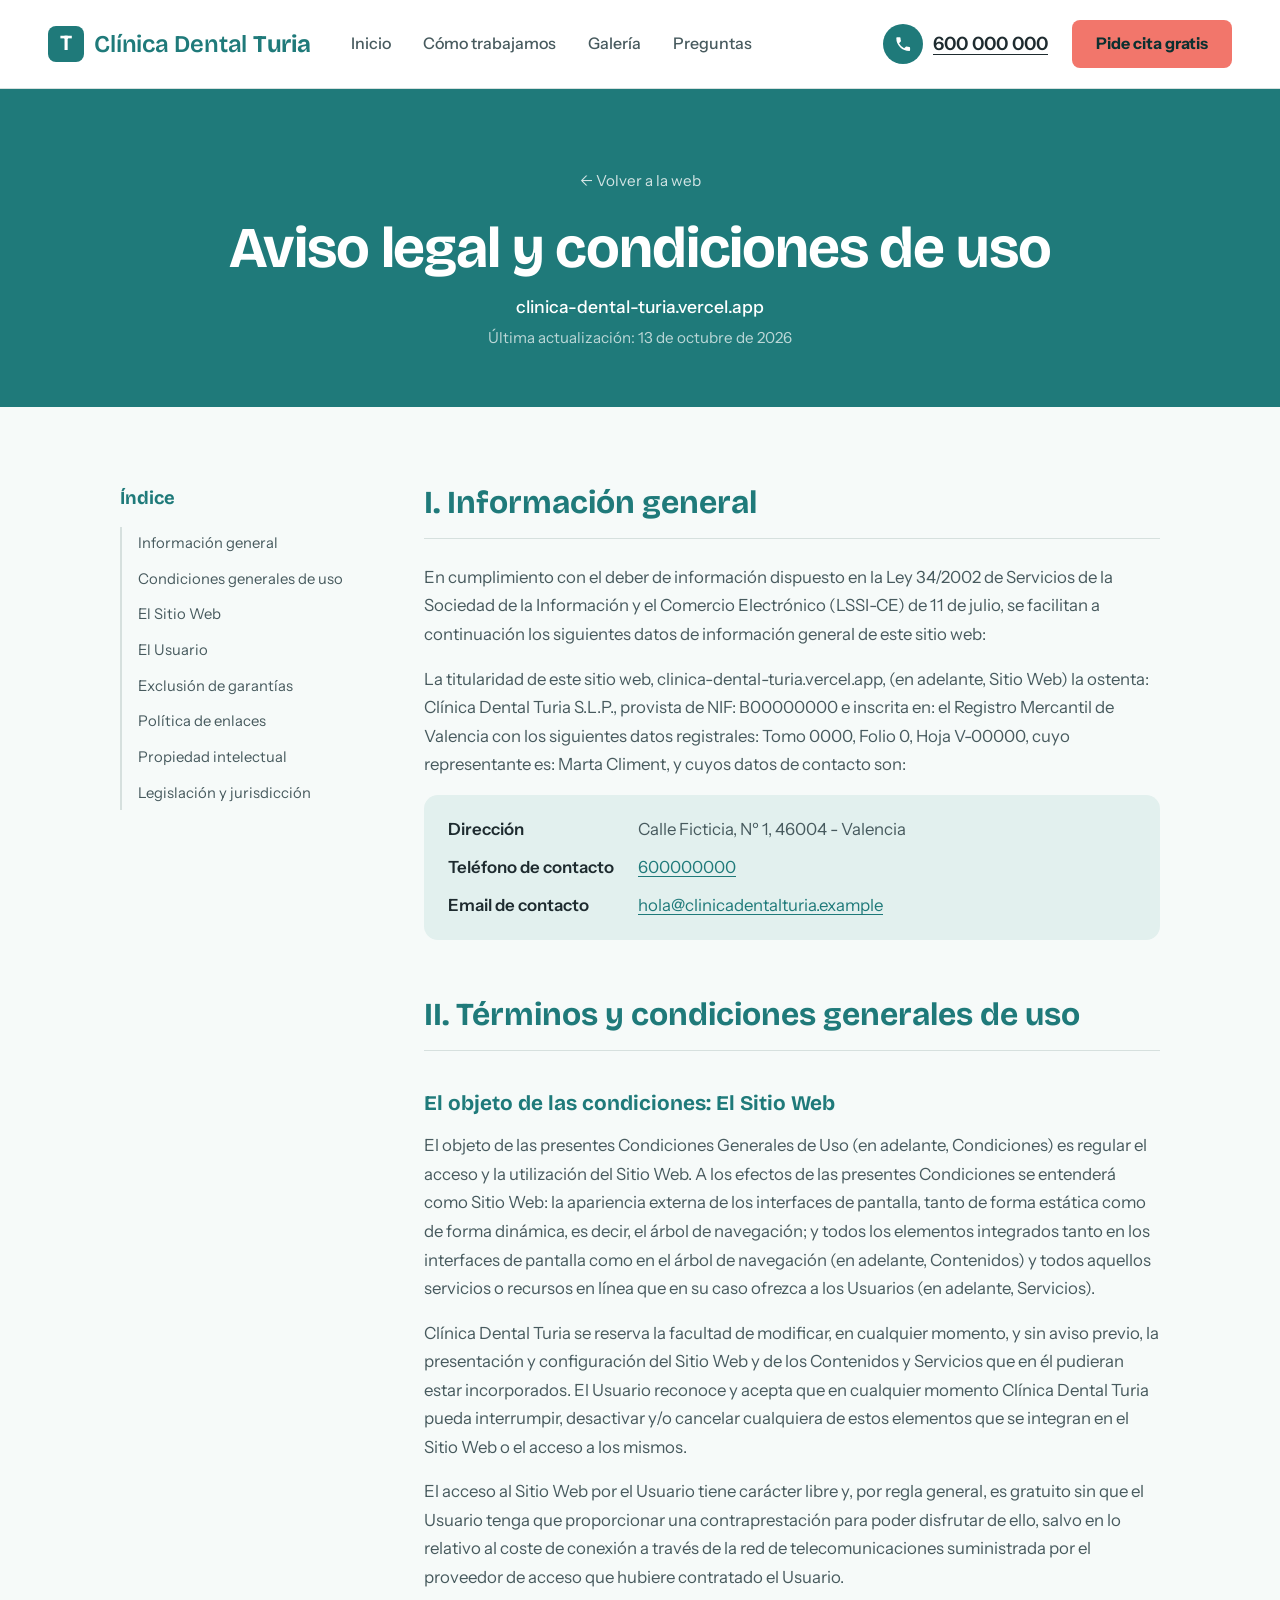
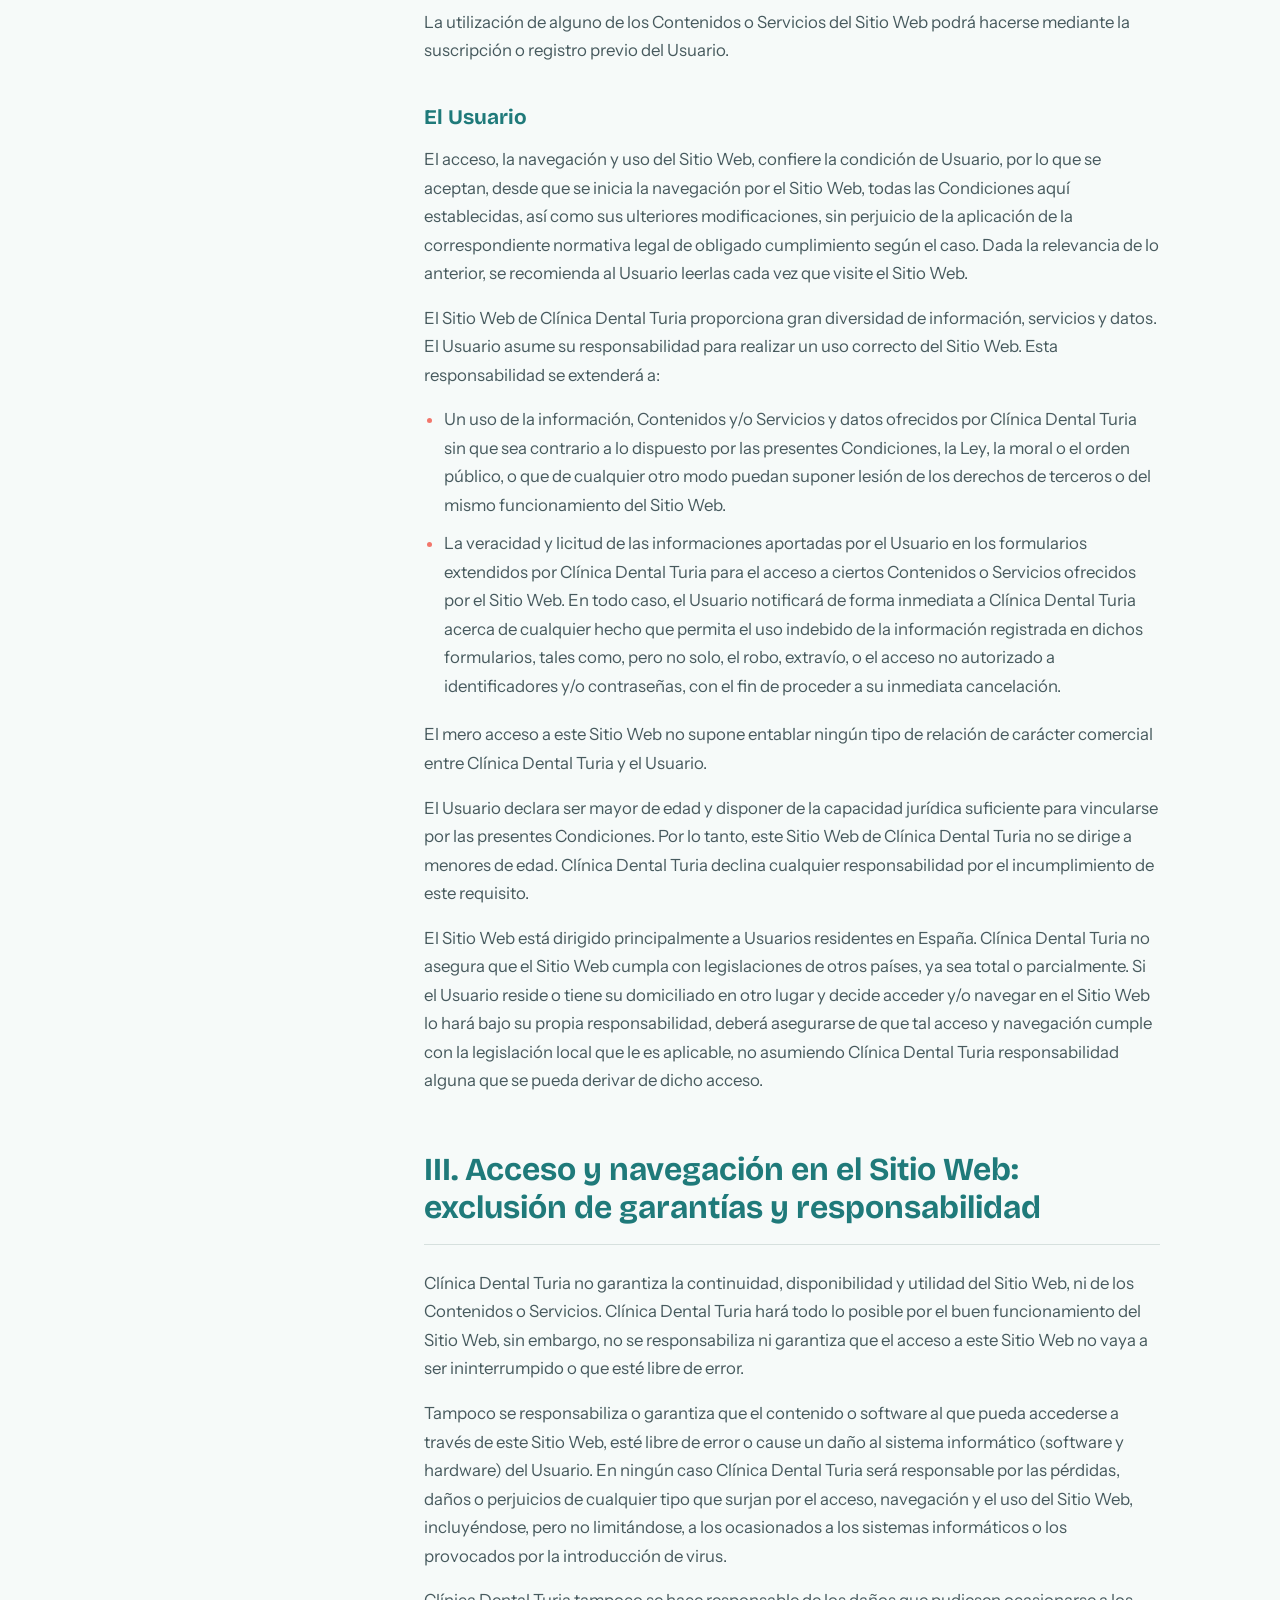
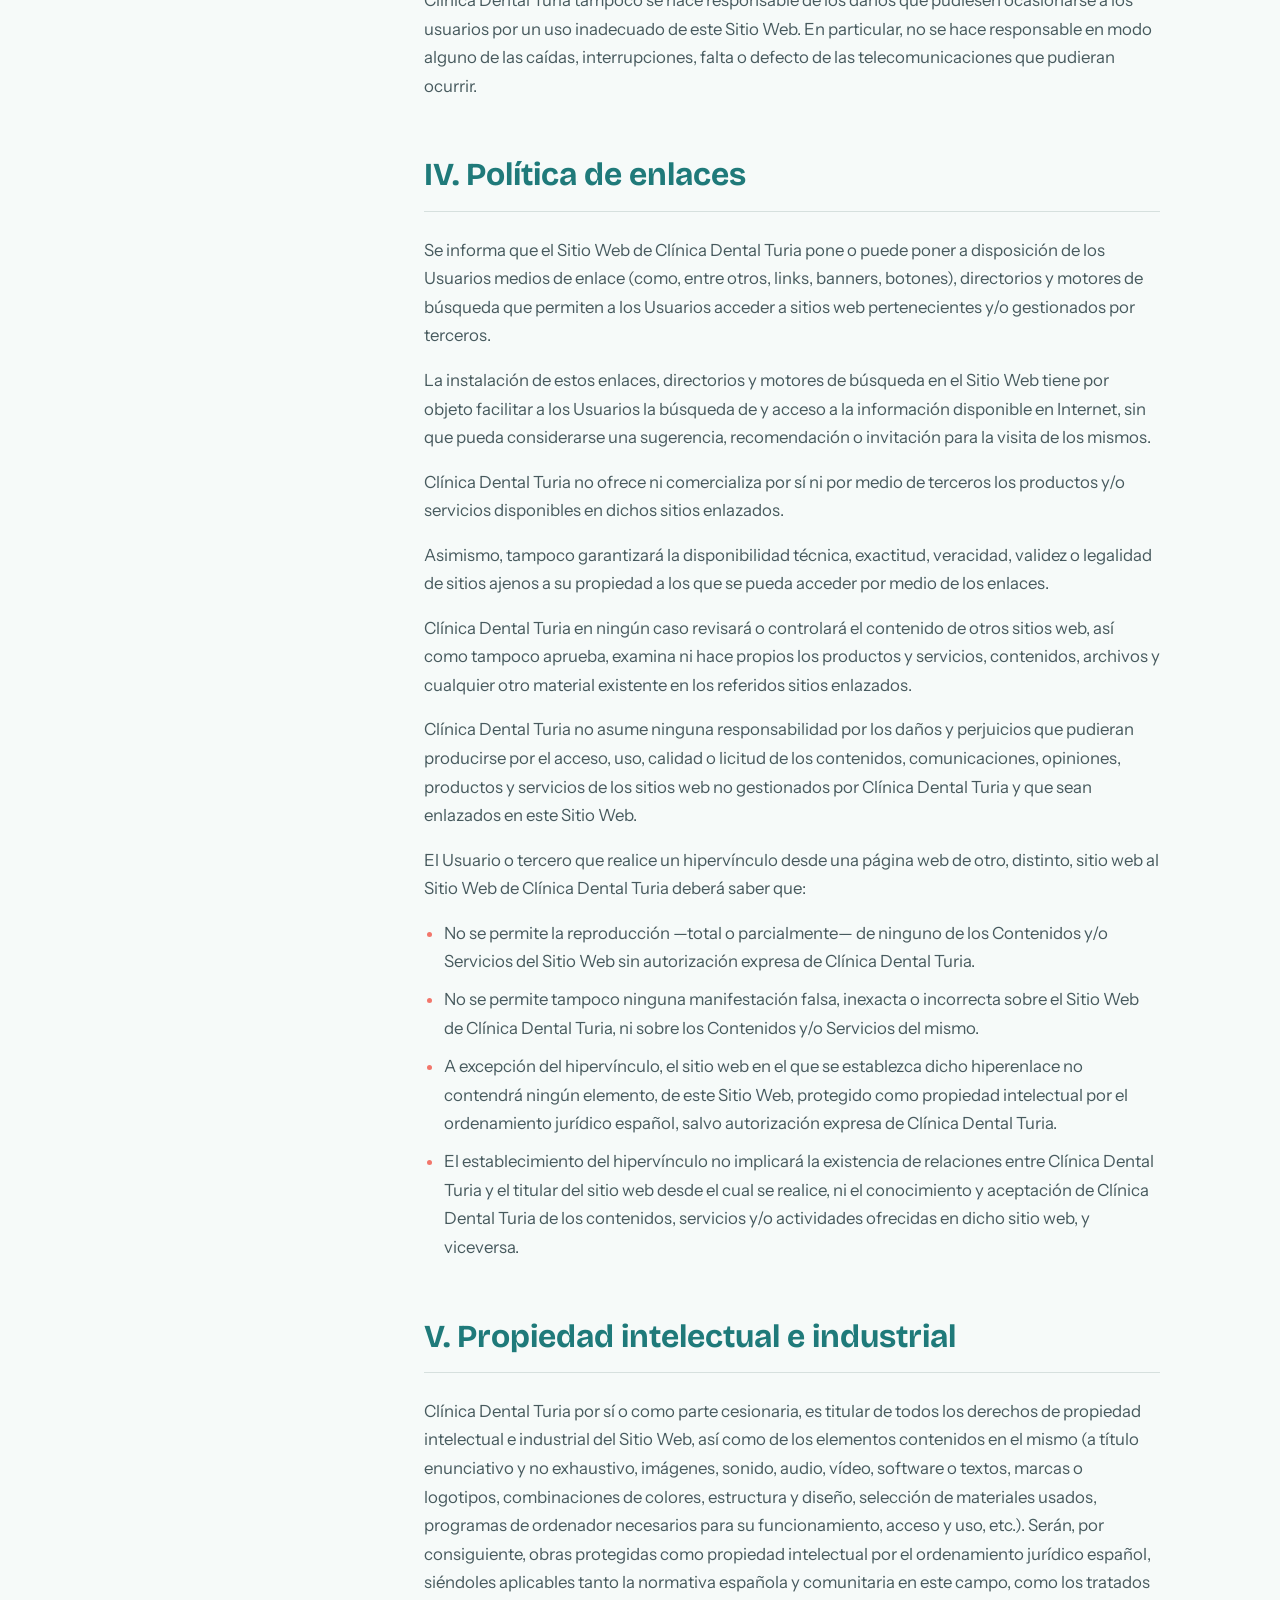
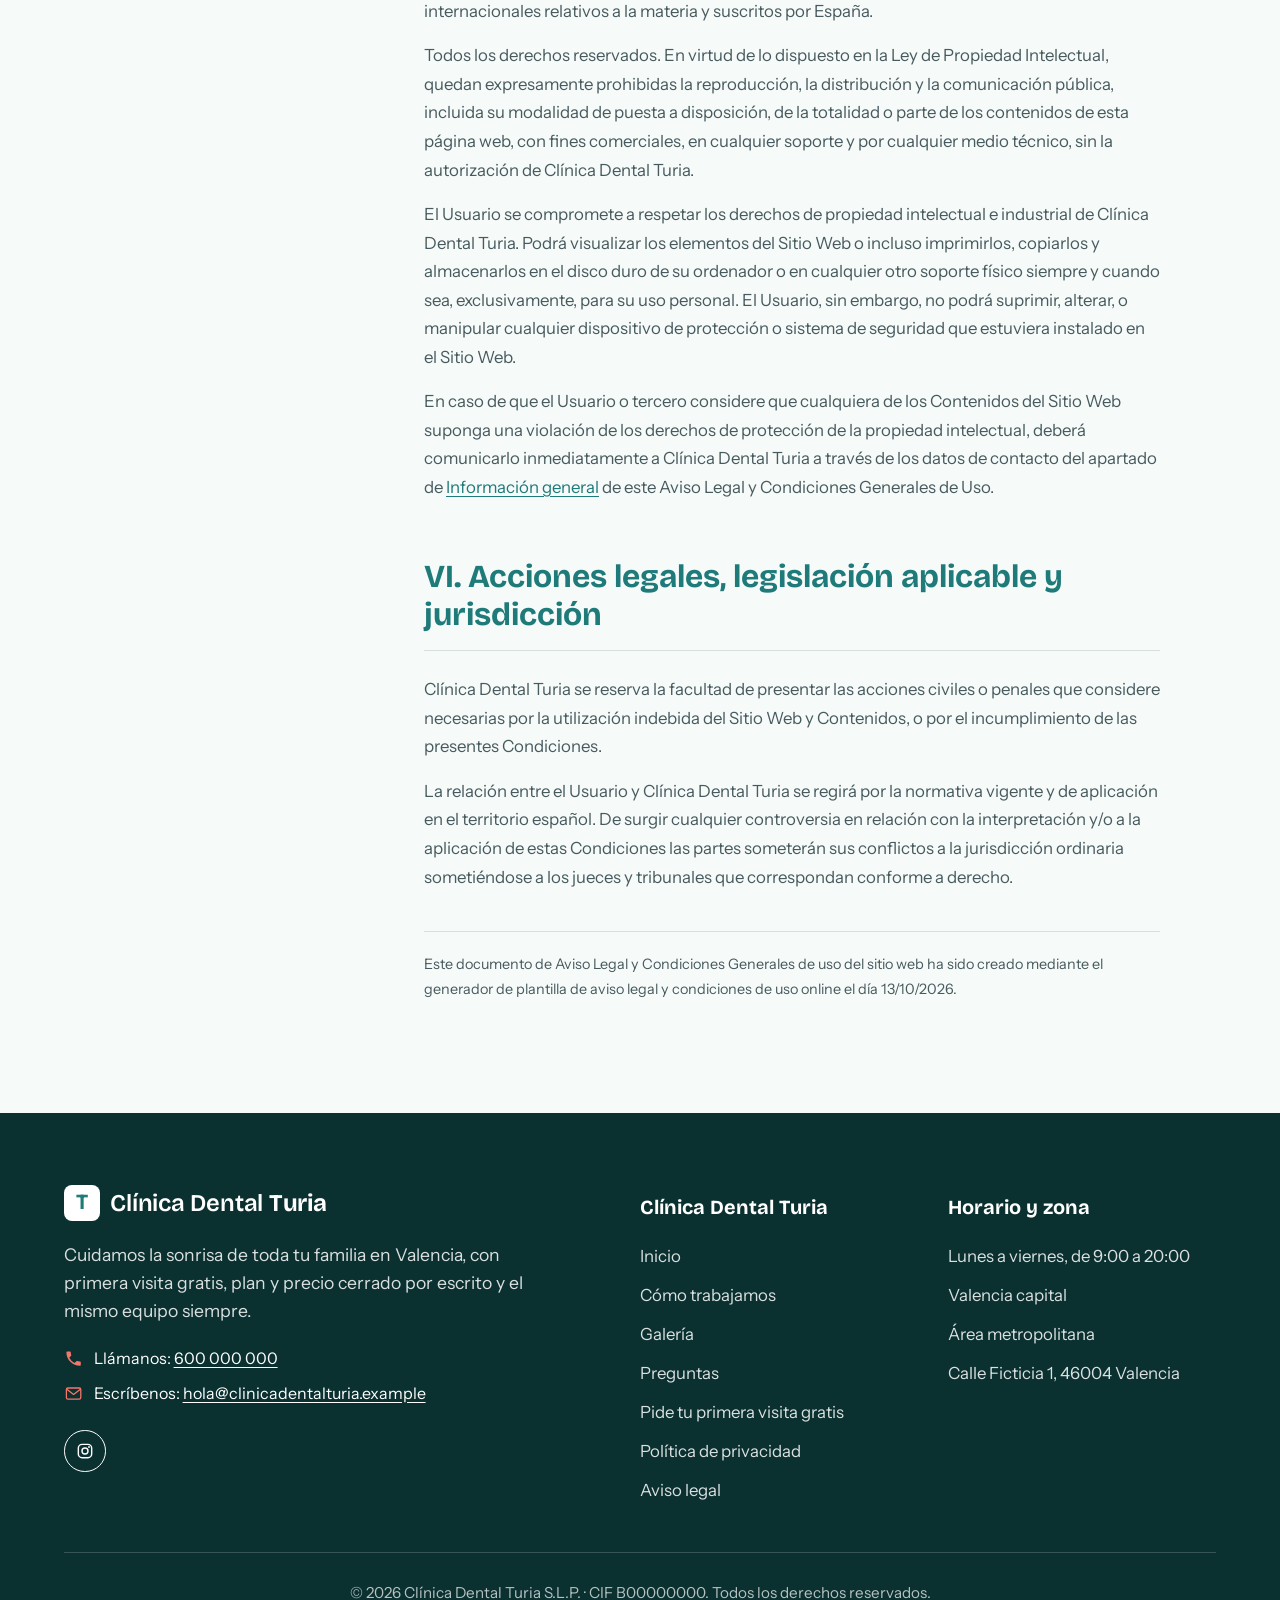
<file: aviso-legal.html>
<!doctype html>
<html lang="es">
<head>
  <meta charset="utf-8">
  <meta name="viewport" content="width=device-width, initial-scale=1">
  <title>Aviso legal · Clínica Dental Turia</title>
  <meta name="description" content="Aviso legal y condiciones generales de uso del sitio web clinica-dental-turia.vercel.app.">
  <meta name="robots" content="noindex, follow">
  <link rel="icon" href="img/favicon.svg" type="image/svg+xml">
  <meta name="theme-color" content="#1e3a5f">
  <link rel="preconnect" href="https://fonts.googleapis.com">
  <link rel="preconnect" href="https://fonts.gstatic.com" crossorigin>
  <link href="https://fonts.googleapis.com/css2?family=Bricolage+Grotesque:opsz,wght@12..96,600;12..96,700&family=Instrument+Sans:wght@400;500;600&display=swap" rel="stylesheet">
  <link rel="stylesheet" href="css/estilos.css?v=2">
</head>
<body>
  <svg class="sprite" aria-hidden="true">
    <symbol id="icono-telefono" viewBox="0 0 24 24">
      <path d="M6.6 10.8a15.1 15.1 0 0 0 6.6 6.6l2.2-2.2a1 1 0 0 1 1-.25 11.4 11.4 0 0 0 3.6.57 1 1 0 0 1 1 1V20a1 1 0 0 1-1 1A17 17 0 0 1 3 4a1 1 0 0 1 1-1h3.5a1 1 0 0 1 1 1c0 1.25.2 2.45.57 3.57a1 1 0 0 1-.25 1z" fill="currentColor"/>
    </symbol>
    <symbol id="icono-email" viewBox="0 0 24 24">
      <rect x="3" y="5" width="18" height="14" rx="2" fill="none" stroke="currentColor" stroke-width="1.6"/>
      <path d="m3.5 6.5 8.5 6.5 8.5-6.5" fill="none" stroke="currentColor" stroke-width="1.6" stroke-linejoin="round"/>
    </symbol>
    <symbol id="icono-instagram" viewBox="0 0 24 24">
      <rect x="4" y="4" width="16" height="16" rx="4.5" fill="none" stroke="currentColor" stroke-width="1.7"/>
      <circle cx="12" cy="12" r="3.6" fill="none" stroke="currentColor" stroke-width="1.7"/>
      <circle cx="16.8" cy="7.2" r="1.1" fill="currentColor"/>
    </symbol>
  </svg>


  <header class="cabecera">
    <div class="cabecera__interior">
      <a class="logo" href="index.html" aria-label="Clínica Dental Turia, inicio">
        <span class="logo__marca" aria-hidden="true">T</span>
        <span class="logo__texto">Clínica Dental <strong>Turia</strong></span>
      </a>

      <nav class="menu" aria-label="Principal">
        <a href="index.html#inicio">Inicio</a>
        <a href="index.html#como-trabajamos">Cómo trabajamos</a>
        <a href="index.html#galeria">Galería</a>
        <a href="index.html#preguntas">Preguntas</a>
      </nav>

      <div class="cabecera__acciones">
        <a class="telefono" href="tel:+34600000000">
          <span class="telefono__icono" aria-hidden="true">
            <svg><use href="#icono-telefono"/></svg>
          </span>
          <span class="telefono__numero">600 000 000</span>
        </a>
        <a class="boton boton--compacto" href="index.html#cita"><span class="boton__largo">Pide cita gratis</span><span class="boton__corto">Pide cita</span></a>
      </div>
    </div>
  </header>

  <main>
    <section class="legal-cabecera">
      <a class="legal-cabecera__volver" href="index.html">← Volver a la web</a>
      <h1 class="legal-cabecera__titulo">Aviso legal y condiciones de uso</h1>
      <p class="legal-cabecera__web">clinica-dental-turia.vercel.app</p>
      <p class="legal-cabecera__fecha">Última actualización: 13 de octubre de 2026</p>
    </section>

    <div class="legal">
      <nav class="legal__indice" aria-label="Índice del aviso legal">
        <details open>
          <summary>Índice</summary>
          <ol>
            <li><a href="#informacion">Información general</a></li>
            <li><a href="#condiciones">Condiciones generales de uso</a></li>
            <li><a href="#objeto">El Sitio Web</a></li>
            <li><a href="#usuario">El Usuario</a></li>
            <li><a href="#garantias">Exclusión de garantías</a></li>
            <li><a href="#enlaces">Política de enlaces</a></li>
            <li><a href="#propiedad">Propiedad intelectual</a></li>
            <li><a href="#jurisdiccion">Legislación y jurisdicción</a></li>
          </ol>
        </details>
      </nav>

      <article class="legal__texto">
        <h2 id="informacion">I. Información general</h2>
        <p>En cumplimiento con el deber de información dispuesto en la Ley 34/2002 de Servicios de la Sociedad de la Información y el Comercio Electrónico (LSSI-CE) de 11 de julio, se facilitan a continuación los siguientes datos de información general de este sitio web:</p>
        <p>La titularidad de este sitio web, clinica-dental-turia.vercel.app, (en adelante, Sitio Web) la ostenta: Clínica Dental Turia S.L.P., provista de NIF: B00000000 e inscrita en: el Registro Mercantil de Valencia con los siguientes datos registrales: Tomo 0000, Folio 0, Hoja V-00000, cuyo representante es: Marta Climent, y cuyos datos de contacto son:</p>
        <dl class="legal__datos">
          <dt>Dirección</dt>
          <dd>Calle Ficticia, Nº 1, 46004 - Valencia</dd>
          <dt>Teléfono de contacto</dt>
          <dd><a href="tel:+34600000000">600000000</a></dd>
          <dt>Email de contacto</dt>
          <dd><a href="mailto:hola@clinicadentalturia.example">hola@clinicadentalturia.example</a></dd>
        </dl>

        <h2 id="condiciones">II. Términos y condiciones generales de uso</h2>

        <h3 id="objeto">El objeto de las condiciones: El Sitio Web</h3>
        <p>El objeto de las presentes Condiciones Generales de Uso (en adelante, Condiciones) es regular el acceso y la utilización del Sitio Web. A los efectos de las presentes Condiciones se entenderá como Sitio Web: la apariencia externa de los interfaces de pantalla, tanto de forma estática como de forma dinámica, es decir, el árbol de navegación; y todos los elementos integrados tanto en los interfaces de pantalla como en el árbol de navegación (en adelante, Contenidos) y todos aquellos servicios o recursos en línea que en su caso ofrezca a los Usuarios (en adelante, Servicios).</p>
        <p>Clínica Dental Turia se reserva la facultad de modificar, en cualquier momento, y sin aviso previo, la presentación y configuración del Sitio Web y de los Contenidos y Servicios que en él pudieran estar incorporados. El Usuario reconoce y acepta que en cualquier momento Clínica Dental Turia pueda interrumpir, desactivar y/o cancelar cualquiera de estos elementos que se integran en el Sitio Web o el acceso a los mismos.</p>
        <p>El acceso al Sitio Web por el Usuario tiene carácter libre y, por regla general, es gratuito sin que el Usuario tenga que proporcionar una contraprestación para poder disfrutar de ello, salvo en lo relativo al coste de conexión a través de la red de telecomunicaciones suministrada por el proveedor de acceso que hubiere contratado el Usuario.</p>
        <p>La utilización de alguno de los Contenidos o Servicios del Sitio Web podrá hacerse mediante la suscripción o registro previo del Usuario.</p>

        <h3 id="usuario">El Usuario</h3>
        <p>El acceso, la navegación y uso del Sitio Web, confiere la condición de Usuario, por lo que se aceptan, desde que se inicia la navegación por el Sitio Web, todas las Condiciones aquí establecidas, así como sus ulteriores modificaciones, sin perjuicio de la aplicación de la correspondiente normativa legal de obligado cumplimiento según el caso. Dada la relevancia de lo anterior, se recomienda al Usuario leerlas cada vez que visite el Sitio Web.</p>
        <p>El Sitio Web de Clínica Dental Turia proporciona gran diversidad de información, servicios y datos. El Usuario asume su responsabilidad para realizar un uso correcto del Sitio Web. Esta responsabilidad se extenderá a:</p>
        <ul>
          <li>Un uso de la información, Contenidos y/o Servicios y datos ofrecidos por Clínica Dental Turia sin que sea contrario a lo dispuesto por las presentes Condiciones, la Ley, la moral o el orden público, o que de cualquier otro modo puedan suponer lesión de los derechos de terceros o del mismo funcionamiento del Sitio Web.</li>
          <li>La veracidad y licitud de las informaciones aportadas por el Usuario en los formularios extendidos por Clínica Dental Turia para el acceso a ciertos Contenidos o Servicios ofrecidos por el Sitio Web. En todo caso, el Usuario notificará de forma inmediata a Clínica Dental Turia acerca de cualquier hecho que permita el uso indebido de la información registrada en dichos formularios, tales como, pero no solo, el robo, extravío, o el acceso no autorizado a identificadores y/o contraseñas, con el fin de proceder a su inmediata cancelación.</li>
        </ul>
        <p>El mero acceso a este Sitio Web no supone entablar ningún tipo de relación de carácter comercial entre Clínica Dental Turia y el Usuario.</p>
        <p>El Usuario declara ser mayor de edad y disponer de la capacidad jurídica suficiente para vincularse por las presentes Condiciones. Por lo tanto, este Sitio Web de Clínica Dental Turia no se dirige a menores de edad. Clínica Dental Turia declina cualquier responsabilidad por el incumplimiento de este requisito.</p>
        <p>El Sitio Web está dirigido principalmente a Usuarios residentes en España. Clínica Dental Turia no asegura que el Sitio Web cumpla con legislaciones de otros países, ya sea total o parcialmente. Si el Usuario reside o tiene su domiciliado en otro lugar y decide acceder y/o navegar en el Sitio Web lo hará bajo su propia responsabilidad, deberá asegurarse de que tal acceso y navegación cumple con la legislación local que le es aplicable, no asumiendo Clínica Dental Turia responsabilidad alguna que se pueda derivar de dicho acceso.</p>

        <h2 id="garantias">III. Acceso y navegación en el Sitio Web: exclusión de garantías y responsabilidad</h2>
        <p>Clínica Dental Turia no garantiza la continuidad, disponibilidad y utilidad del Sitio Web, ni de los Contenidos o Servicios. Clínica Dental Turia hará todo lo posible por el buen funcionamiento del Sitio Web, sin embargo, no se responsabiliza ni garantiza que el acceso a este Sitio Web no vaya a ser ininterrumpido o que esté libre de error.</p>
        <p>Tampoco se responsabiliza o garantiza que el contenido o software al que pueda accederse a través de este Sitio Web, esté libre de error o cause un daño al sistema informático (software y hardware) del Usuario. En ningún caso Clínica Dental Turia será responsable por las pérdidas, daños o perjuicios de cualquier tipo que surjan por el acceso, navegación y el uso del Sitio Web, incluyéndose, pero no limitándose, a los ocasionados a los sistemas informáticos o los provocados por la introducción de virus.</p>
        <p>Clínica Dental Turia tampoco se hace responsable de los daños que pudiesen ocasionarse a los usuarios por un uso inadecuado de este Sitio Web. En particular, no se hace responsable en modo alguno de las caídas, interrupciones, falta o defecto de las telecomunicaciones que pudieran ocurrir.</p>

        <h2 id="enlaces">IV. Política de enlaces</h2>
        <p>Se informa que el Sitio Web de Clínica Dental Turia pone o puede poner a disposición de los Usuarios medios de enlace (como, entre otros, links, banners, botones), directorios y motores de búsqueda que permiten a los Usuarios acceder a sitios web pertenecientes y/o gestionados por terceros.</p>
        <p>La instalación de estos enlaces, directorios y motores de búsqueda en el Sitio Web tiene por objeto facilitar a los Usuarios la búsqueda de y acceso a la información disponible en Internet, sin que pueda considerarse una sugerencia, recomendación o invitación para la visita de los mismos.</p>
        <p>Clínica Dental Turia no ofrece ni comercializa por sí ni por medio de terceros los productos y/o servicios disponibles en dichos sitios enlazados.</p>
        <p>Asimismo, tampoco garantizará la disponibilidad técnica, exactitud, veracidad, validez o legalidad de sitios ajenos a su propiedad a los que se pueda acceder por medio de los enlaces.</p>
        <p>Clínica Dental Turia en ningún caso revisará o controlará el contenido de otros sitios web, así como tampoco aprueba, examina ni hace propios los productos y servicios, contenidos, archivos y cualquier otro material existente en los referidos sitios enlazados.</p>
        <p>Clínica Dental Turia no asume ninguna responsabilidad por los daños y perjuicios que pudieran producirse por el acceso, uso, calidad o licitud de los contenidos, comunicaciones, opiniones, productos y servicios de los sitios web no gestionados por Clínica Dental Turia y que sean enlazados en este Sitio Web.</p>
        <p>El Usuario o tercero que realice un hipervínculo desde una página web de otro, distinto, sitio web al Sitio Web de Clínica Dental Turia deberá saber que:</p>
        <ul>
          <li>No se permite la reproducción —total o parcialmente— de ninguno de los Contenidos y/o Servicios del Sitio Web sin autorización expresa de Clínica Dental Turia.</li>
          <li>No se permite tampoco ninguna manifestación falsa, inexacta o incorrecta sobre el Sitio Web de Clínica Dental Turia, ni sobre los Contenidos y/o Servicios del mismo.</li>
          <li>A excepción del hipervínculo, el sitio web en el que se establezca dicho hiperenlace no contendrá ningún elemento, de este Sitio Web, protegido como propiedad intelectual por el ordenamiento jurídico español, salvo autorización expresa de Clínica Dental Turia.</li>
          <li>El establecimiento del hipervínculo no implicará la existencia de relaciones entre Clínica Dental Turia y el titular del sitio web desde el cual se realice, ni el conocimiento y aceptación de Clínica Dental Turia de los contenidos, servicios y/o actividades ofrecidas en dicho sitio web, y viceversa.</li>
        </ul>

        <h2 id="propiedad">V. Propiedad intelectual e industrial</h2>
        <p>Clínica Dental Turia por sí o como parte cesionaria, es titular de todos los derechos de propiedad intelectual e industrial del Sitio Web, así como de los elementos contenidos en el mismo (a título enunciativo y no exhaustivo, imágenes, sonido, audio, vídeo, software o textos, marcas o logotipos, combinaciones de colores, estructura y diseño, selección de materiales usados, programas de ordenador necesarios para su funcionamiento, acceso y uso, etc.). Serán, por consiguiente, obras protegidas como propiedad intelectual por el ordenamiento jurídico español, siéndoles aplicables tanto la normativa española y comunitaria en este campo, como los tratados internacionales relativos a la materia y suscritos por España.</p>
        <p>Todos los derechos reservados. En virtud de lo dispuesto en la Ley de Propiedad Intelectual, quedan expresamente prohibidas la reproducción, la distribución y la comunicación pública, incluida su modalidad de puesta a disposición, de la totalidad o parte de los contenidos de esta página web, con fines comerciales, en cualquier soporte y por cualquier medio técnico, sin la autorización de Clínica Dental Turia.</p>
        <p>El Usuario se compromete a respetar los derechos de propiedad intelectual e industrial de Clínica Dental Turia. Podrá visualizar los elementos del Sitio Web o incluso imprimirlos, copiarlos y almacenarlos en el disco duro de su ordenador o en cualquier otro soporte físico siempre y cuando sea, exclusivamente, para su uso personal. El Usuario, sin embargo, no podrá suprimir, alterar, o manipular cualquier dispositivo de protección o sistema de seguridad que estuviera instalado en el Sitio Web.</p>
        <p>En caso de que el Usuario o tercero considere que cualquiera de los Contenidos del Sitio Web suponga una violación de los derechos de protección de la propiedad intelectual, deberá comunicarlo inmediatamente a Clínica Dental Turia a través de los datos de contacto del apartado de <a href="#informacion">Información general</a> de este Aviso Legal y Condiciones Generales de Uso.</p>

        <h2 id="jurisdiccion">VI. Acciones legales, legislación aplicable y jurisdicción</h2>
        <p>Clínica Dental Turia se reserva la facultad de presentar las acciones civiles o penales que considere necesarias por la utilización indebida del Sitio Web y Contenidos, o por el incumplimiento de las presentes Condiciones.</p>
        <p>La relación entre el Usuario y Clínica Dental Turia se regirá por la normativa vigente y de aplicación en el territorio español. De surgir cualquier controversia en relación con la interpretación y/o a la aplicación de estas Condiciones las partes someterán sus conflictos a la jurisdicción ordinaria sometiéndose a los jueces y tribunales que correspondan conforme a derecho.</p>
        <p class="legal__nota">Este documento de Aviso Legal y Condiciones Generales de uso del sitio web ha sido creado mediante el generador de plantilla de aviso legal y condiciones de uso online el día 13/10/2026.</p>
      </article>
    </div>
  </main>

  <footer class="pie">
    <div class="pie__interior">
      <div class="pie__marca">
        <a class="logo" href="index.html" aria-label="Clínica Dental Turia, volver al inicio">
          <span class="logo__marca" aria-hidden="true">T</span>
          <span class="logo__texto">Clínica Dental <strong>Turia</strong></span>
        </a>
        <p class="pie__lema">Cuidamos la sonrisa de toda tu familia en Valencia, con primera visita gratis, plan y precio cerrado por escrito y el mismo equipo siempre.</p>
        <ul class="pie__contacto">
          <li>
            <svg aria-hidden="true"><use href="#icono-telefono"/></svg>
            <span>Llámanos: <a href="tel:+34600000000">600 000 000</a></span>
          </li>
          <li>
            <svg aria-hidden="true"><use href="#icono-email"/></svg>
            <span>Escríbenos: <a href="mailto:hola@clinicadentalturia.example">hola@clinicadentalturia.example</a></span>
          </li>
        </ul>
        <ul class="pie__redes">
          <li><a href="https://www.instagram.com/clinicadentalturia" target="_blank" rel="noopener" aria-label="Clínica Dental Turia en Instagram (se abre en otra pestaña)"><svg aria-hidden="true"><use href="#icono-instagram"/></svg></a></li>
        </ul>
      </div>

      <nav class="pie__columna" aria-label="Secciones">
        <h2 class="pie__titulo">Clínica Dental Turia</h2>
        <ul>
          <li><a href="index.html#inicio">Inicio</a></li>
          <li><a href="index.html#como-trabajamos">Cómo trabajamos</a></li>
          <li><a href="index.html#galeria">Galería</a></li>
          <li><a href="index.html#preguntas">Preguntas</a></li>
          <li><a href="index.html#cita">Pide tu primera visita gratis</a></li>
          <li><a href="privacidad.html">Política de privacidad</a></li>
          <li><a href="aviso-legal.html" aria-current="page">Aviso legal</a></li>
        </ul>
      </nav>

      <div class="pie__columna">
        <h2 class="pie__titulo">Horario y zona</h2>
        <ul>
          <li>Lunes a viernes, de 9:00 a 20:00</li>
          <li>Valencia capital</li>
          <li>Área metropolitana</li>
          <li>Calle Ficticia 1, 46004 Valencia</li>
        </ul>
      </div>
    </div>

    <p class="pie__legal">© 2026 Clínica Dental Turia S.L.P. · CIF B00000000. Todos los derechos reservados.</p>
  </footer>

  <script src="js/scroll-suave.js?v=2" defer></script>
  <script>
    // En móvil el índice empieza plegado para que el texto se vea nada más entrar.
    if (matchMedia("(max-width: 860px)").matches) document.querySelector(".legal__indice details").open = false;
  </script>
</body>
</html>
</file>
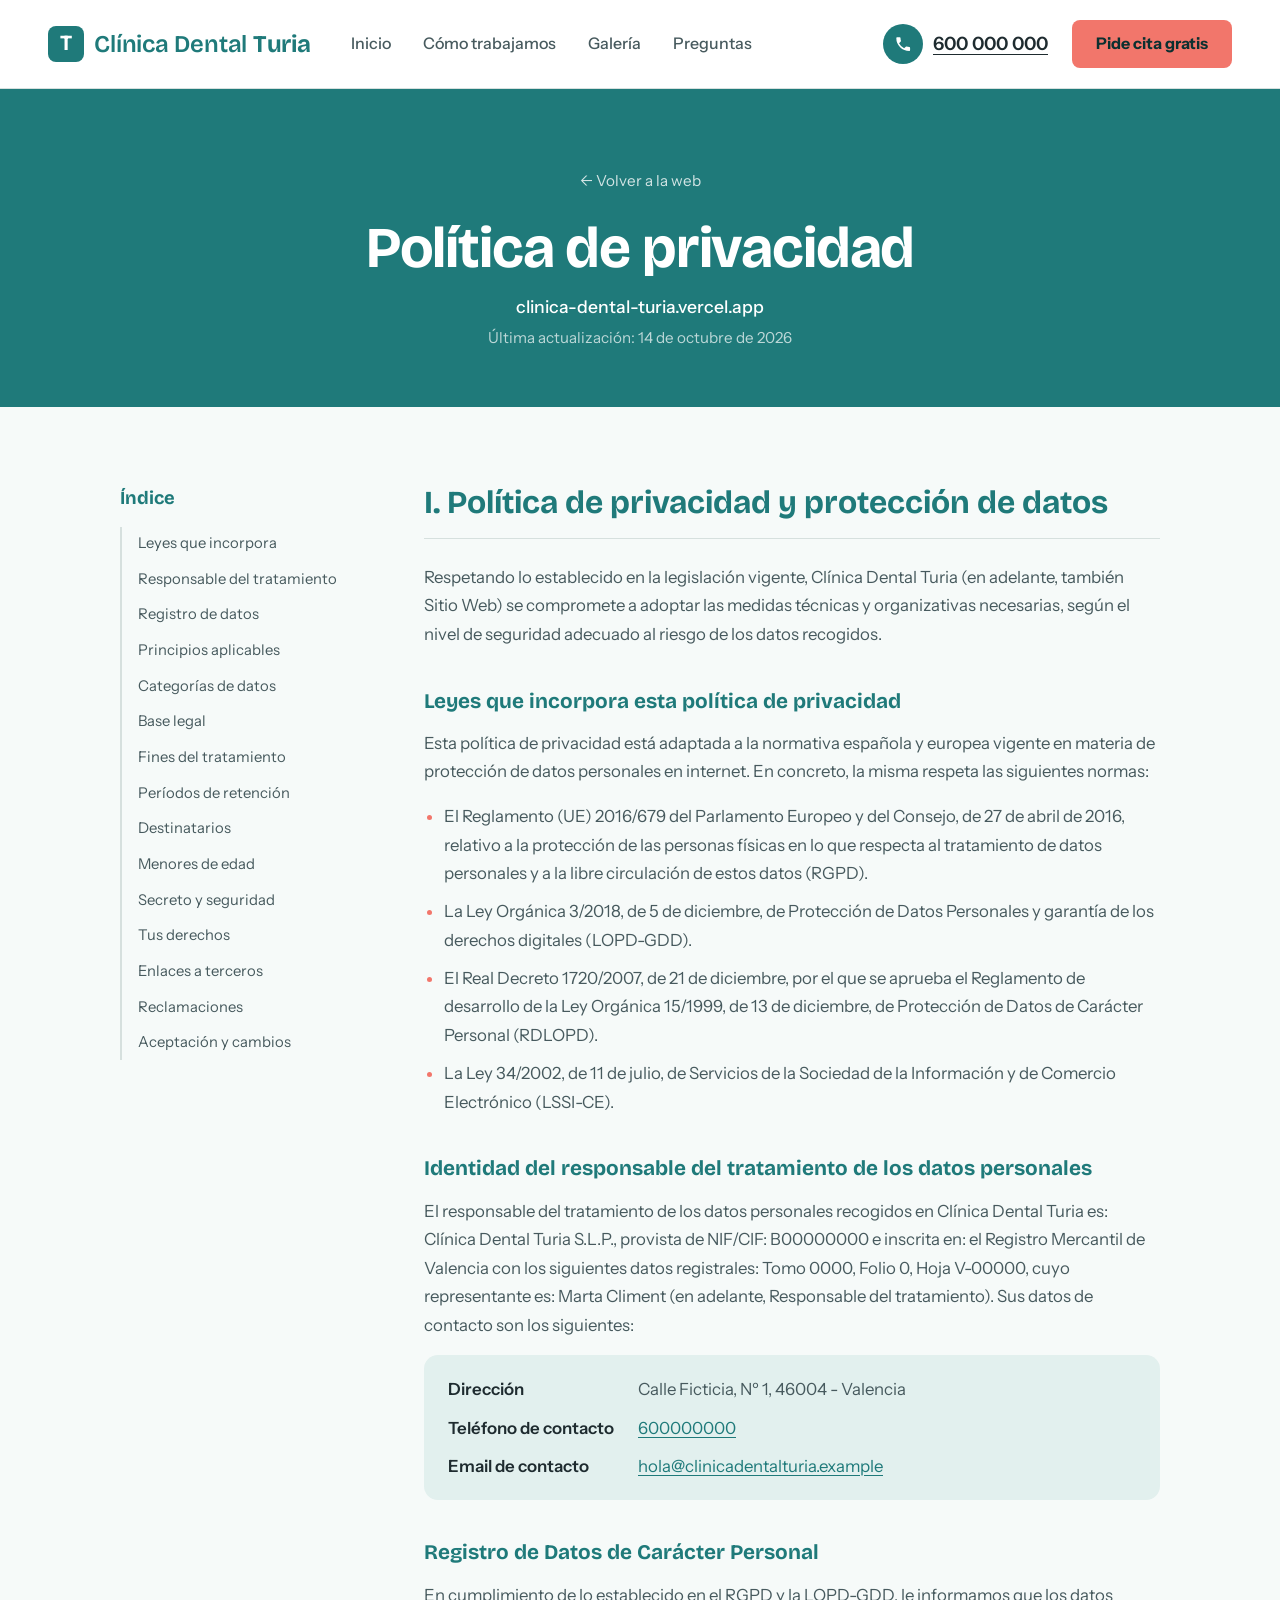
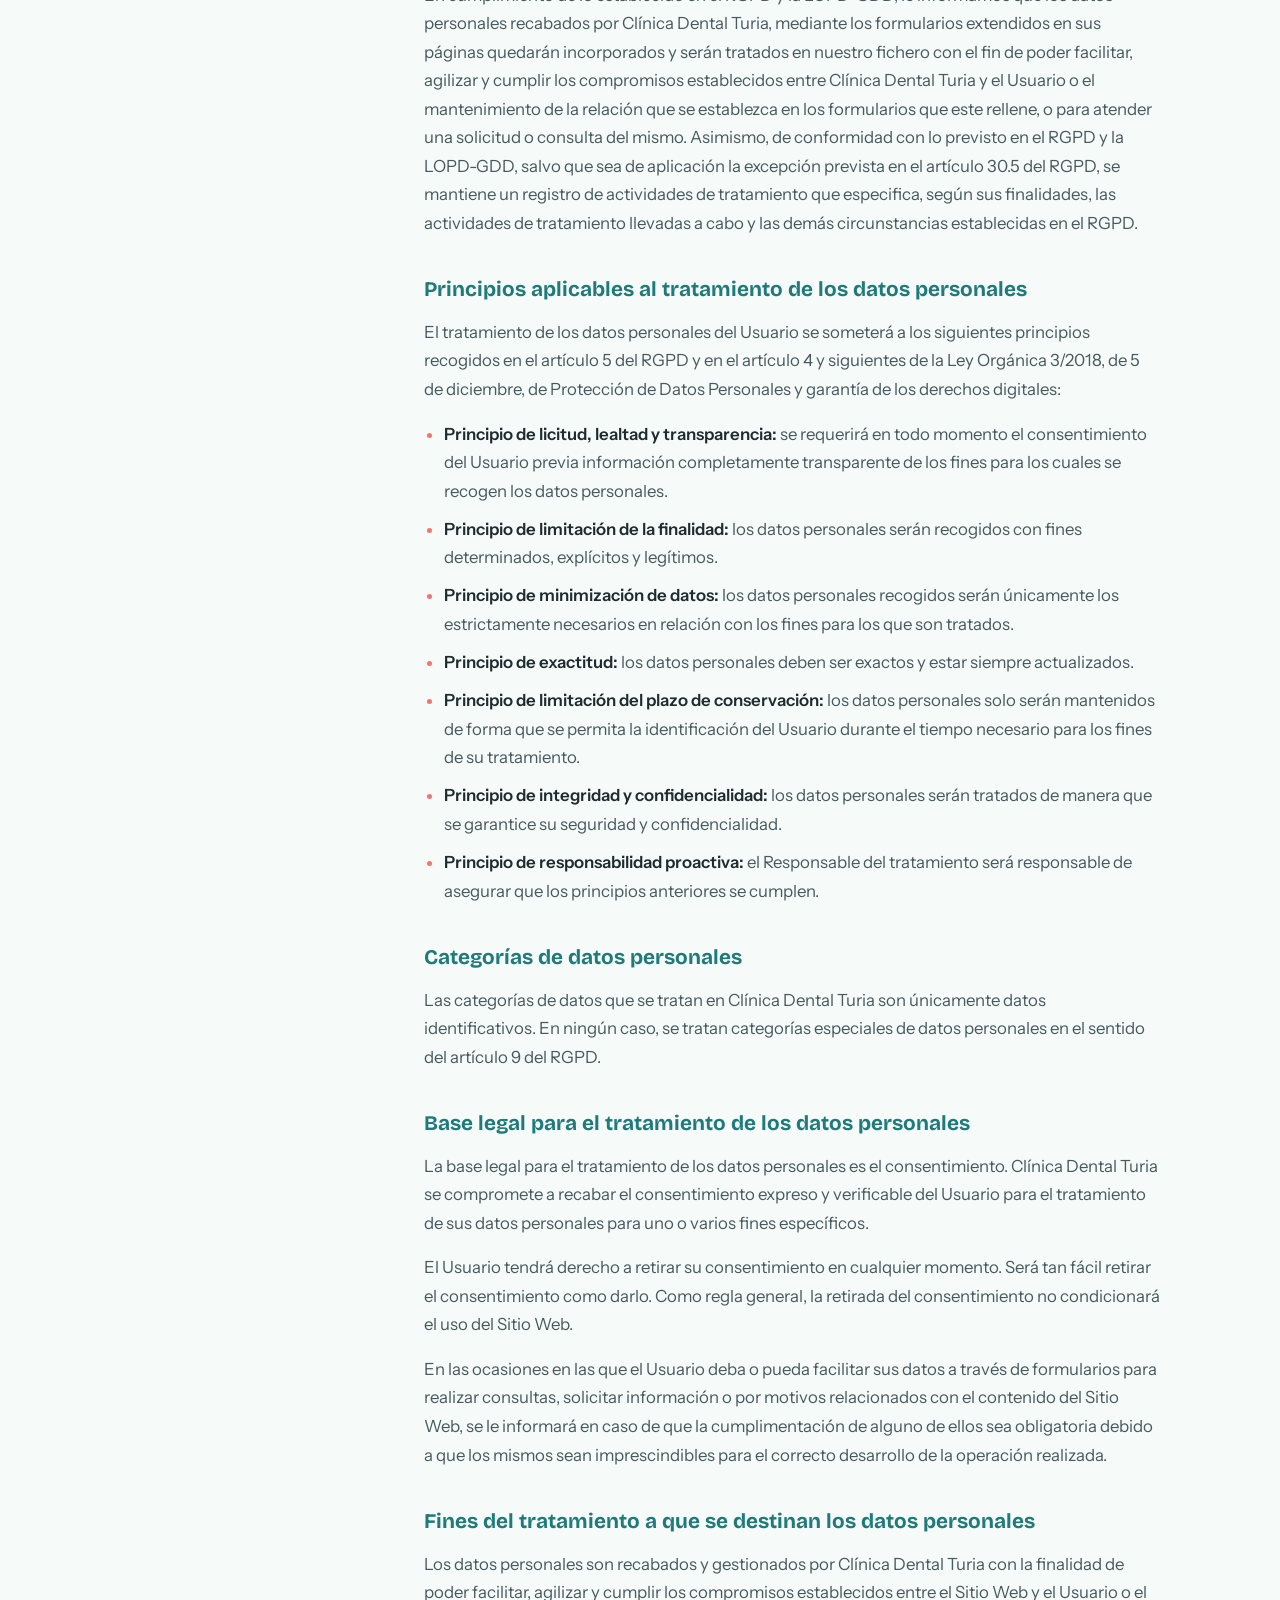
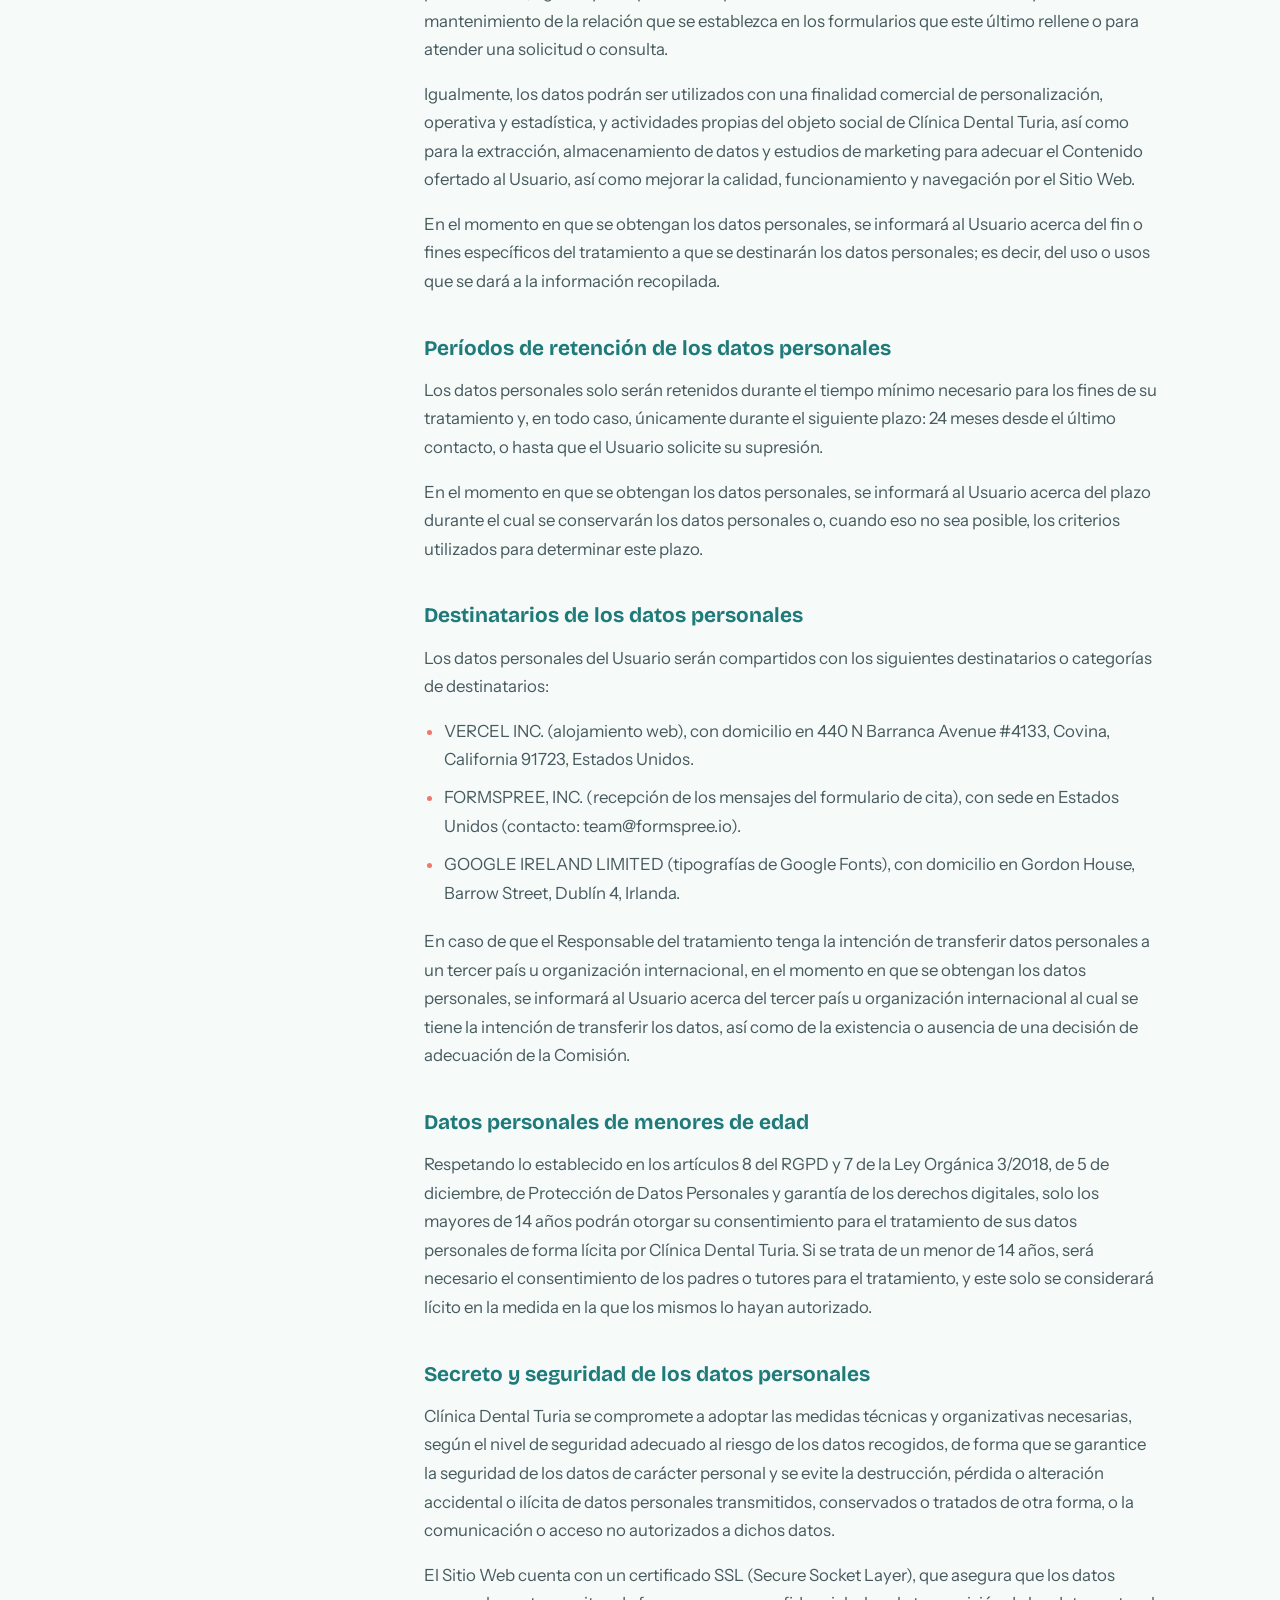
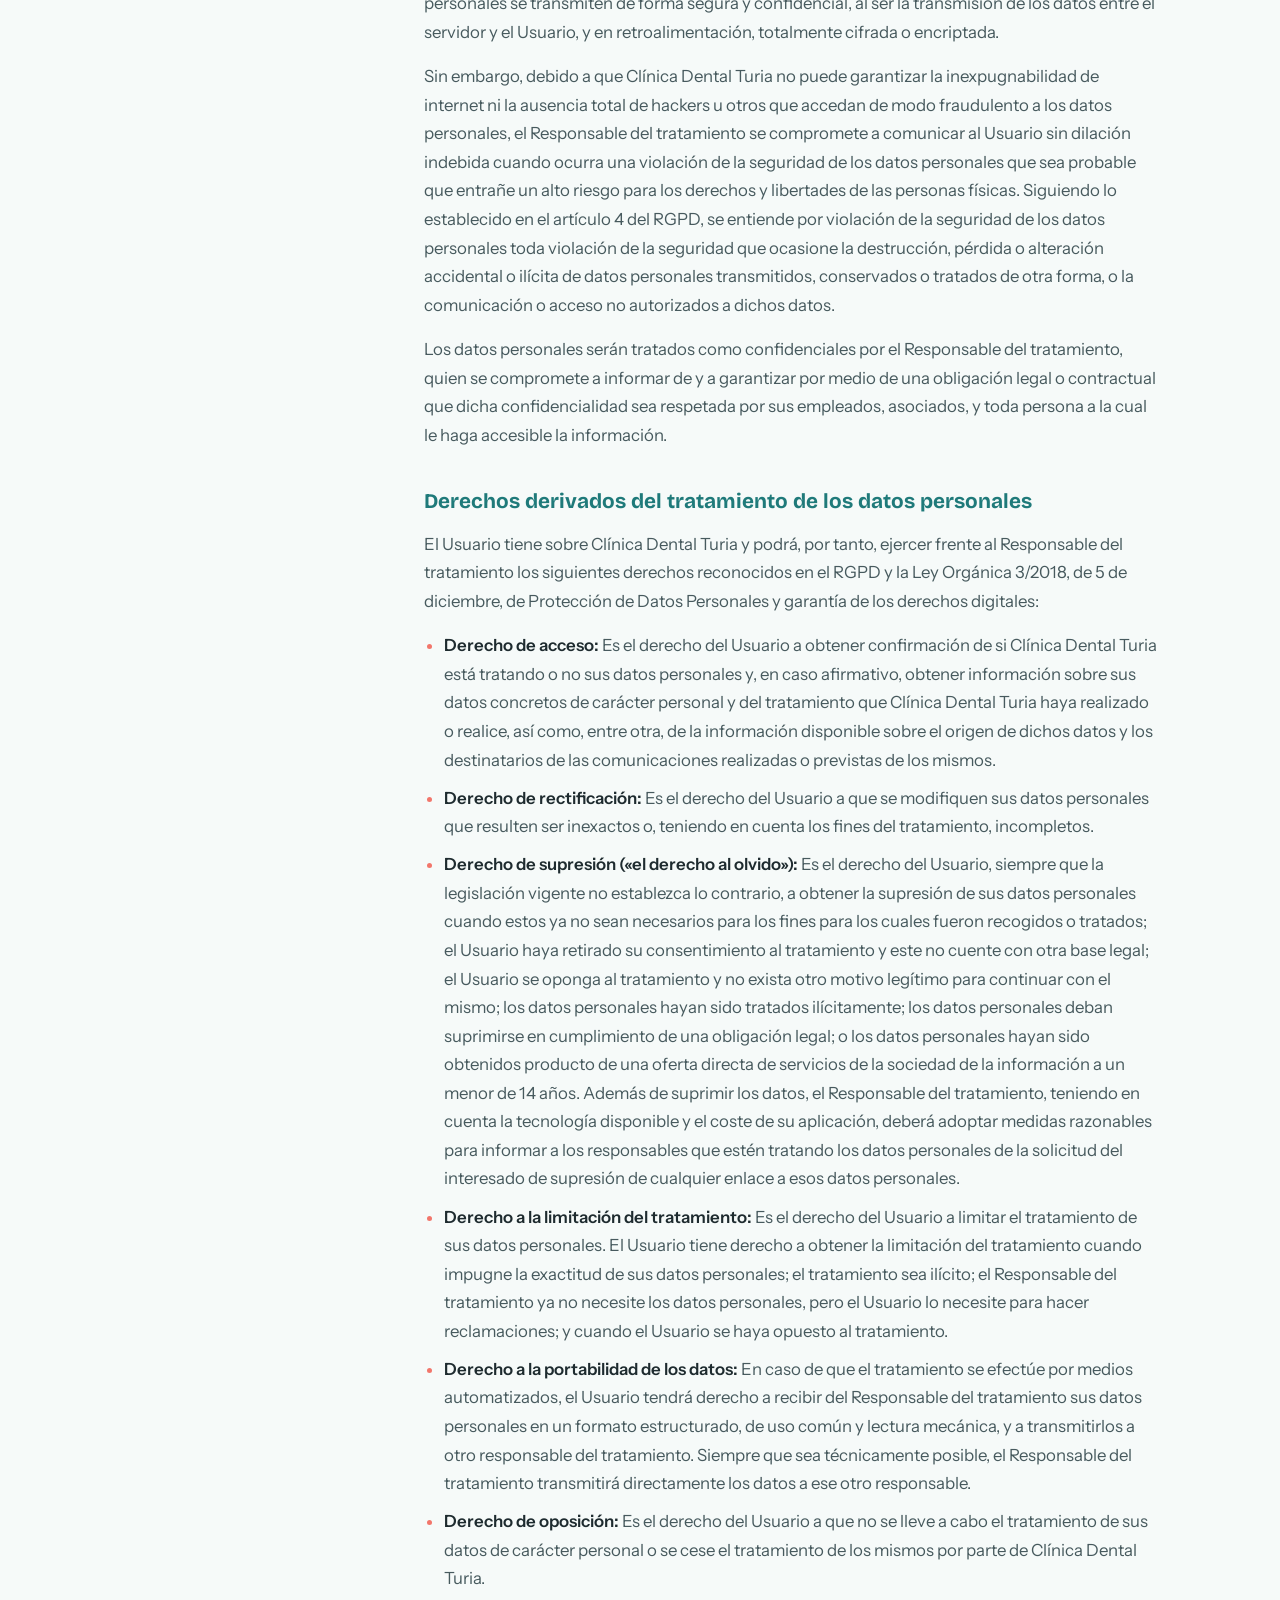
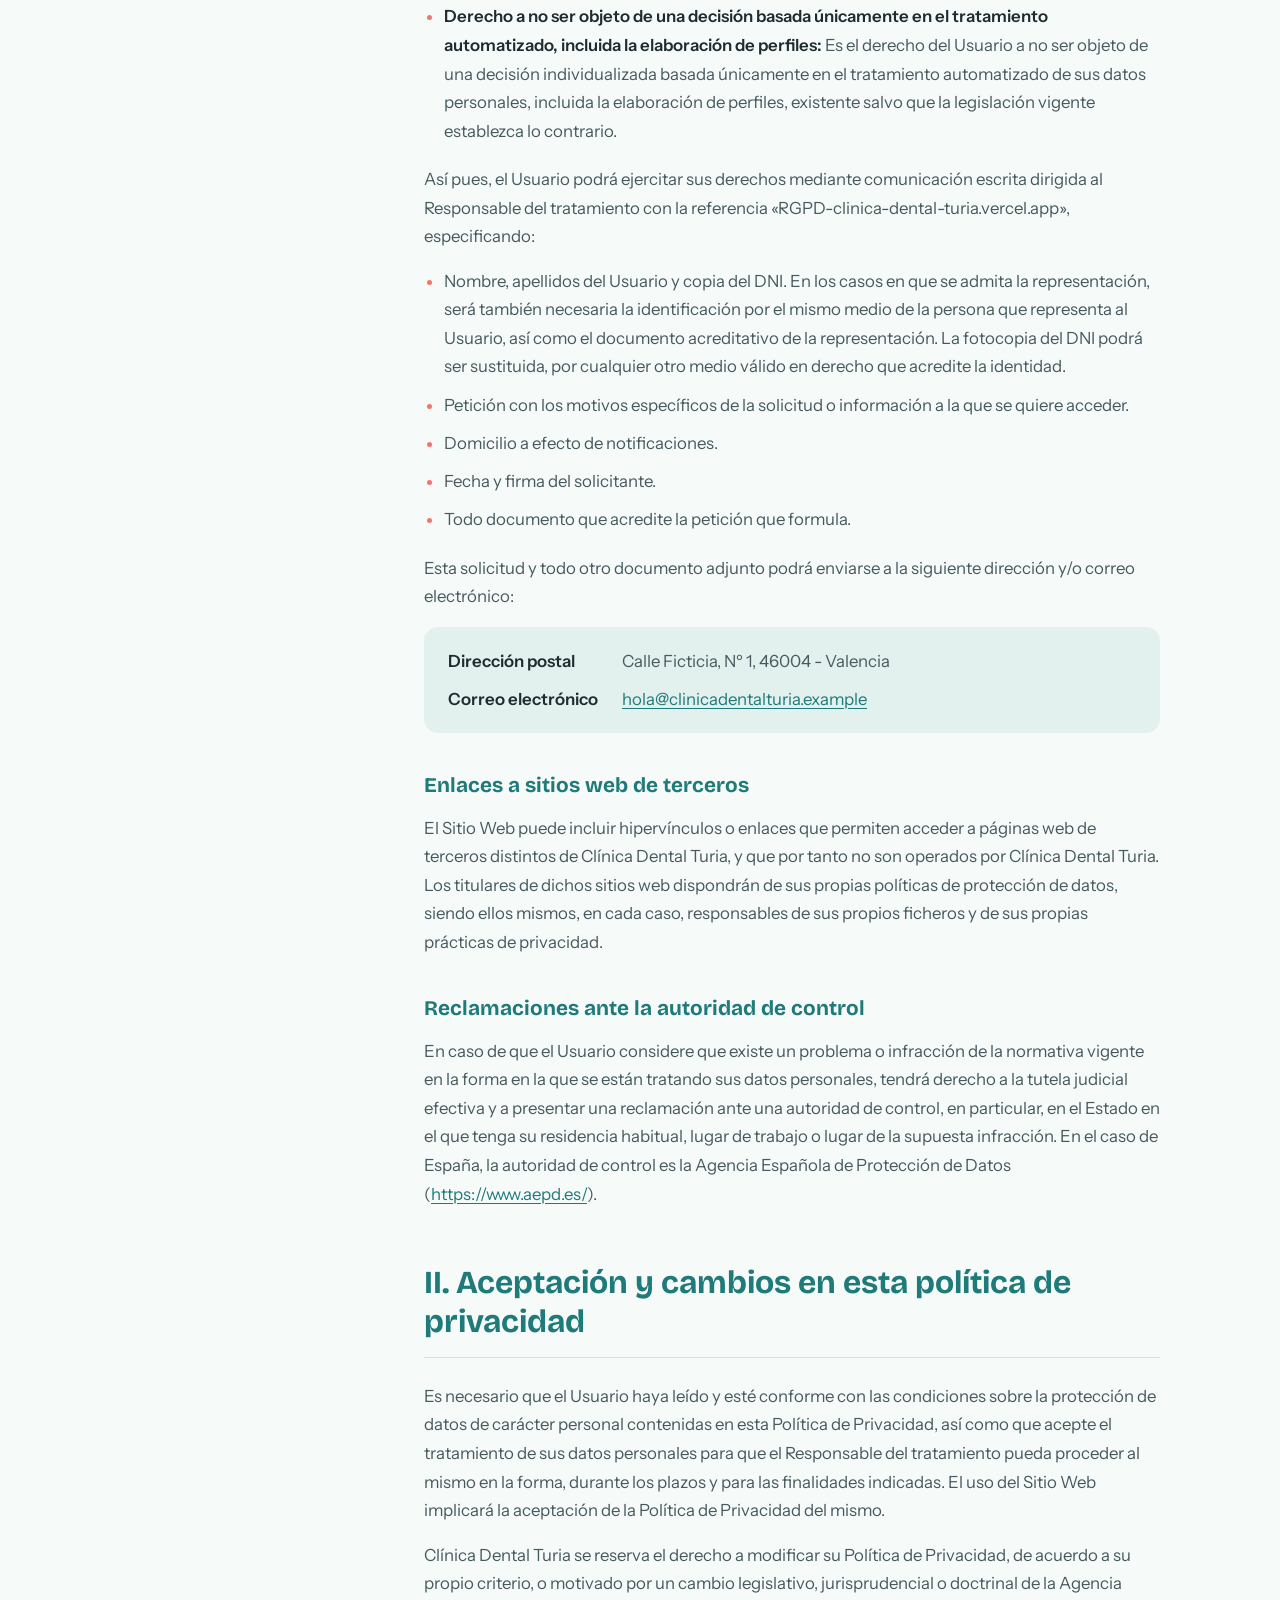
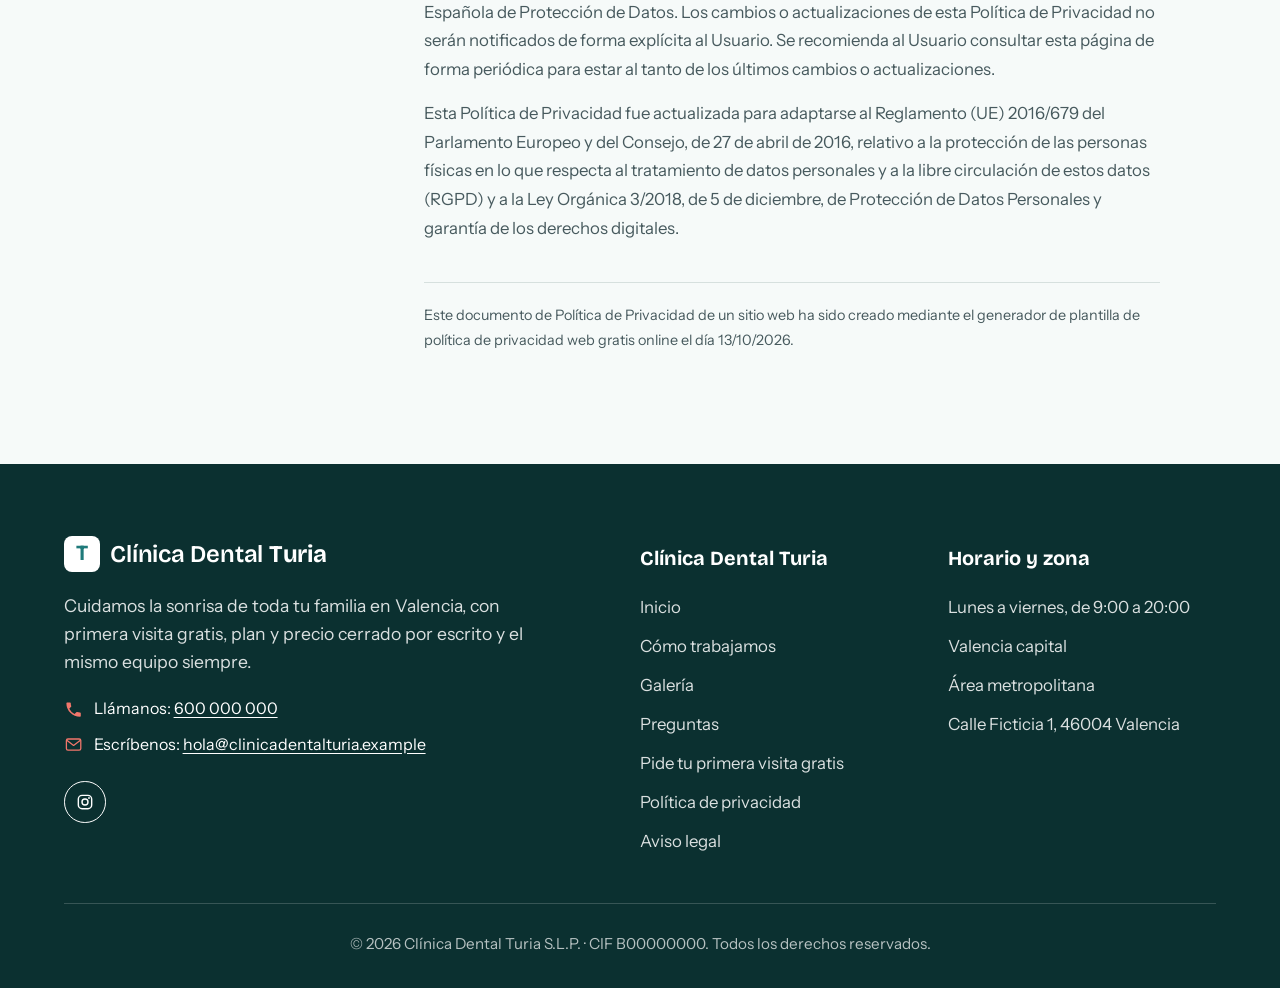
<file: privacidad.html>
<!doctype html>
<html lang="es">
<head>
  <meta charset="utf-8">
  <meta name="viewport" content="width=device-width, initial-scale=1">
  <title>Política de privacidad · Clínica Dental Turia</title>
  <meta name="description" content="Política de privacidad y protección de datos del sitio web clinica-dental-turia.vercel.app.">
  <meta name="robots" content="noindex, follow">
  <link rel="icon" href="img/favicon.svg" type="image/svg+xml">
  <meta name="theme-color" content="#1e3a5f">
  <link rel="preconnect" href="https://fonts.googleapis.com">
  <link rel="preconnect" href="https://fonts.gstatic.com" crossorigin>
  <link href="https://fonts.googleapis.com/css2?family=Bricolage+Grotesque:opsz,wght@12..96,600;12..96,700&family=Instrument+Sans:wght@400;500;600&display=swap" rel="stylesheet">
  <link rel="stylesheet" href="css/estilos.css?v=2">
</head>
<body>
  <svg class="sprite" aria-hidden="true">
    <symbol id="icono-telefono" viewBox="0 0 24 24">
      <path d="M6.6 10.8a15.1 15.1 0 0 0 6.6 6.6l2.2-2.2a1 1 0 0 1 1-.25 11.4 11.4 0 0 0 3.6.57 1 1 0 0 1 1 1V20a1 1 0 0 1-1 1A17 17 0 0 1 3 4a1 1 0 0 1 1-1h3.5a1 1 0 0 1 1 1c0 1.25.2 2.45.57 3.57a1 1 0 0 1-.25 1z" fill="currentColor"/>
    </symbol>
    <symbol id="icono-email" viewBox="0 0 24 24">
      <rect x="3" y="5" width="18" height="14" rx="2" fill="none" stroke="currentColor" stroke-width="1.6"/>
      <path d="m3.5 6.5 8.5 6.5 8.5-6.5" fill="none" stroke="currentColor" stroke-width="1.6" stroke-linejoin="round"/>
    </symbol>
    <symbol id="icono-instagram" viewBox="0 0 24 24">
      <rect x="4" y="4" width="16" height="16" rx="4.5" fill="none" stroke="currentColor" stroke-width="1.7"/>
      <circle cx="12" cy="12" r="3.6" fill="none" stroke="currentColor" stroke-width="1.7"/>
      <circle cx="16.8" cy="7.2" r="1.1" fill="currentColor"/>
    </symbol>
  </svg>


  <header class="cabecera">
    <div class="cabecera__interior">
      <a class="logo" href="index.html" aria-label="Clínica Dental Turia, inicio">
        <span class="logo__marca" aria-hidden="true">T</span>
        <span class="logo__texto">Clínica Dental <strong>Turia</strong></span>
      </a>

      <nav class="menu" aria-label="Principal">
        <a href="index.html#inicio">Inicio</a>
        <a href="index.html#como-trabajamos">Cómo trabajamos</a>
        <a href="index.html#galeria">Galería</a>
        <a href="index.html#preguntas">Preguntas</a>
      </nav>

      <div class="cabecera__acciones">
        <a class="telefono" href="tel:+34600000000">
          <span class="telefono__icono" aria-hidden="true">
            <svg><use href="#icono-telefono"/></svg>
          </span>
          <span class="telefono__numero">600 000 000</span>
        </a>
        <a class="boton boton--compacto" href="index.html#cita"><span class="boton__largo">Pide cita gratis</span><span class="boton__corto">Pide cita</span></a>
      </div>
    </div>
  </header>

  <main>
    <section class="legal-cabecera">
      <a class="legal-cabecera__volver" href="index.html">← Volver a la web</a>
      <h1 class="legal-cabecera__titulo">Política de privacidad</h1>
      <p class="legal-cabecera__web">clinica-dental-turia.vercel.app</p>
      <p class="legal-cabecera__fecha">Última actualización: 14 de octubre de 2026</p>
    </section>

    <div class="legal">
      <nav class="legal__indice" aria-label="Índice de la política de privacidad">
        <details open>
          <summary>Índice</summary>
          <ol>
            <li><a href="#leyes">Leyes que incorpora</a></li>
            <li><a href="#responsable">Responsable del tratamiento</a></li>
            <li><a href="#registro">Registro de datos</a></li>
            <li><a href="#principios">Principios aplicables</a></li>
            <li><a href="#categorias">Categorías de datos</a></li>
            <li><a href="#base-legal">Base legal</a></li>
            <li><a href="#fines">Fines del tratamiento</a></li>
            <li><a href="#retencion">Períodos de retención</a></li>
            <li><a href="#destinatarios">Destinatarios</a></li>
            <li><a href="#menores">Menores de edad</a></li>
            <li><a href="#seguridad">Secreto y seguridad</a></li>
            <li><a href="#derechos">Tus derechos</a></li>
            <li><a href="#terceros">Enlaces a terceros</a></li>
            <li><a href="#reclamaciones">Reclamaciones</a></li>
            <li><a href="#aceptacion">Aceptación y cambios</a></li>
          </ol>
        </details>
      </nav>

      <article class="legal__texto">
        <h2>I. Política de privacidad y protección de datos</h2>
        <p>Respetando lo establecido en la legislación vigente, Clínica Dental Turia (en adelante, también Sitio Web) se compromete a adoptar las medidas técnicas y organizativas necesarias, según el nivel de seguridad adecuado al riesgo de los datos recogidos.</p>

        <h3 id="leyes">Leyes que incorpora esta política de privacidad</h3>
        <p>Esta política de privacidad está adaptada a la normativa española y europea vigente en materia de protección de datos personales en internet. En concreto, la misma respeta las siguientes normas:</p>
        <ul>
          <li>El Reglamento (UE) 2016/679 del Parlamento Europeo y del Consejo, de 27 de abril de 2016, relativo a la protección de las personas físicas en lo que respecta al tratamiento de datos personales y a la libre circulación de estos datos (RGPD).</li>
          <li>La Ley Orgánica 3/2018, de 5 de diciembre, de Protección de Datos Personales y garantía de los derechos digitales (LOPD-GDD).</li>
          <li>El Real Decreto 1720/2007, de 21 de diciembre, por el que se aprueba el Reglamento de desarrollo de la Ley Orgánica 15/1999, de 13 de diciembre, de Protección de Datos de Carácter Personal (RDLOPD).</li>
          <li>La Ley 34/2002, de 11 de julio, de Servicios de la Sociedad de la Información y de Comercio Electrónico (LSSI-CE).</li>
        </ul>

        <h3 id="responsable">Identidad del responsable del tratamiento de los datos personales</h3>
        <p>El responsable del tratamiento de los datos personales recogidos en Clínica Dental Turia es: Clínica Dental Turia S.L.P., provista de NIF/CIF: B00000000 e inscrita en: el Registro Mercantil de Valencia con los siguientes datos registrales: Tomo 0000, Folio 0, Hoja V-00000, cuyo representante es: Marta Climent (en adelante, Responsable del tratamiento). Sus datos de contacto son los siguientes:</p>
        <dl class="legal__datos">
          <dt>Dirección</dt>
          <dd>Calle Ficticia, Nº 1, 46004 - Valencia</dd>
          <dt>Teléfono de contacto</dt>
          <dd><a href="tel:+34600000000">600000000</a></dd>
          <dt>Email de contacto</dt>
          <dd><a href="mailto:hola@clinicadentalturia.example">hola@clinicadentalturia.example</a></dd>
        </dl>

        <h3 id="registro">Registro de Datos de Carácter Personal</h3>
        <p>En cumplimiento de lo establecido en el RGPD y la LOPD-GDD, le informamos que los datos personales recabados por Clínica Dental Turia, mediante los formularios extendidos en sus páginas quedarán incorporados y serán tratados en nuestro fichero con el fin de poder facilitar, agilizar y cumplir los compromisos establecidos entre Clínica Dental Turia y el Usuario o el mantenimiento de la relación que se establezca en los formularios que este rellene, o para atender una solicitud o consulta del mismo. Asimismo, de conformidad con lo previsto en el RGPD y la LOPD-GDD, salvo que sea de aplicación la excepción prevista en el artículo 30.5 del RGPD, se mantiene un registro de actividades de tratamiento que especifica, según sus finalidades, las actividades de tratamiento llevadas a cabo y las demás circunstancias establecidas en el RGPD.</p>

        <h3 id="principios">Principios aplicables al tratamiento de los datos personales</h3>
        <p>El tratamiento de los datos personales del Usuario se someterá a los siguientes principios recogidos en el artículo 5 del RGPD y en el artículo 4 y siguientes de la Ley Orgánica 3/2018, de 5 de diciembre, de Protección de Datos Personales y garantía de los derechos digitales:</p>
        <ul>
          <li><strong>Principio de licitud, lealtad y transparencia:</strong> se requerirá en todo momento el consentimiento del Usuario previa información completamente transparente de los fines para los cuales se recogen los datos personales.</li>
          <li><strong>Principio de limitación de la finalidad:</strong> los datos personales serán recogidos con fines determinados, explícitos y legítimos.</li>
          <li><strong>Principio de minimización de datos:</strong> los datos personales recogidos serán únicamente los estrictamente necesarios en relación con los fines para los que son tratados.</li>
          <li><strong>Principio de exactitud:</strong> los datos personales deben ser exactos y estar siempre actualizados.</li>
          <li><strong>Principio de limitación del plazo de conservación:</strong> los datos personales solo serán mantenidos de forma que se permita la identificación del Usuario durante el tiempo necesario para los fines de su tratamiento.</li>
          <li><strong>Principio de integridad y confidencialidad:</strong> los datos personales serán tratados de manera que se garantice su seguridad y confidencialidad.</li>
          <li><strong>Principio de responsabilidad proactiva:</strong> el Responsable del tratamiento será responsable de asegurar que los principios anteriores se cumplen.</li>
        </ul>

        <h3 id="categorias">Categorías de datos personales</h3>
        <p>Las categorías de datos que se tratan en Clínica Dental Turia son únicamente datos identificativos. En ningún caso, se tratan categorías especiales de datos personales en el sentido del artículo 9 del RGPD.</p>

        <h3 id="base-legal">Base legal para el tratamiento de los datos personales</h3>
        <p>La base legal para el tratamiento de los datos personales es el consentimiento. Clínica Dental Turia se compromete a recabar el consentimiento expreso y verificable del Usuario para el tratamiento de sus datos personales para uno o varios fines específicos.</p>
        <p>El Usuario tendrá derecho a retirar su consentimiento en cualquier momento. Será tan fácil retirar el consentimiento como darlo. Como regla general, la retirada del consentimiento no condicionará el uso del Sitio Web.</p>
        <p>En las ocasiones en las que el Usuario deba o pueda facilitar sus datos a través de formularios para realizar consultas, solicitar información o por motivos relacionados con el contenido del Sitio Web, se le informará en caso de que la cumplimentación de alguno de ellos sea obligatoria debido a que los mismos sean imprescindibles para el correcto desarrollo de la operación realizada.</p>

        <h3 id="fines">Fines del tratamiento a que se destinan los datos personales</h3>
        <p>Los datos personales son recabados y gestionados por Clínica Dental Turia con la finalidad de poder facilitar, agilizar y cumplir los compromisos establecidos entre el Sitio Web y el Usuario o el mantenimiento de la relación que se establezca en los formularios que este último rellene o para atender una solicitud o consulta.</p>
        <p>Igualmente, los datos podrán ser utilizados con una finalidad comercial de personalización, operativa y estadística, y actividades propias del objeto social de Clínica Dental Turia, así como para la extracción, almacenamiento de datos y estudios de marketing para adecuar el Contenido ofertado al Usuario, así como mejorar la calidad, funcionamiento y navegación por el Sitio Web.</p>
        <p>En el momento en que se obtengan los datos personales, se informará al Usuario acerca del fin o fines específicos del tratamiento a que se destinarán los datos personales; es decir, del uso o usos que se dará a la información recopilada.</p>

        <h3 id="retencion">Períodos de retención de los datos personales</h3>
        <p>Los datos personales solo serán retenidos durante el tiempo mínimo necesario para los fines de su tratamiento y, en todo caso, únicamente durante el siguiente plazo: 24 meses desde el último contacto, o hasta que el Usuario solicite su supresión.</p>
        <p>En el momento en que se obtengan los datos personales, se informará al Usuario acerca del plazo durante el cual se conservarán los datos personales o, cuando eso no sea posible, los criterios utilizados para determinar este plazo.</p>

        <h3 id="destinatarios">Destinatarios de los datos personales</h3>
        <p>Los datos personales del Usuario serán compartidos con los siguientes destinatarios o categorías de destinatarios:</p>
        <ul>
          <li>VERCEL INC. (alojamiento web), con domicilio en 440 N Barranca Avenue #4133, Covina, California 91723, Estados Unidos.</li>
          <li>FORMSPREE, INC. (recepción de los mensajes del formulario de cita), con sede en Estados Unidos (contacto: team@formspree.io).</li>
          <li>GOOGLE IRELAND LIMITED (tipografías de Google Fonts), con domicilio en Gordon House, Barrow Street, Dublín 4, Irlanda.</li>
        </ul>
        <p>En caso de que el Responsable del tratamiento tenga la intención de transferir datos personales a un tercer país u organización internacional, en el momento en que se obtengan los datos personales, se informará al Usuario acerca del tercer país u organización internacional al cual se tiene la intención de transferir los datos, así como de la existencia o ausencia de una decisión de adecuación de la Comisión.</p>

        <h3 id="menores">Datos personales de menores de edad</h3>
        <p>Respetando lo establecido en los artículos 8 del RGPD y 7 de la Ley Orgánica 3/2018, de 5 de diciembre, de Protección de Datos Personales y garantía de los derechos digitales, solo los mayores de 14 años podrán otorgar su consentimiento para el tratamiento de sus datos personales de forma lícita por Clínica Dental Turia. Si se trata de un menor de 14 años, será necesario el consentimiento de los padres o tutores para el tratamiento, y este solo se considerará lícito en la medida en la que los mismos lo hayan autorizado.</p>

        <h3 id="seguridad">Secreto y seguridad de los datos personales</h3>
        <p>Clínica Dental Turia se compromete a adoptar las medidas técnicas y organizativas necesarias, según el nivel de seguridad adecuado al riesgo de los datos recogidos, de forma que se garantice la seguridad de los datos de carácter personal y se evite la destrucción, pérdida o alteración accidental o ilícita de datos personales transmitidos, conservados o tratados de otra forma, o la comunicación o acceso no autorizados a dichos datos.</p>
        <p>El Sitio Web cuenta con un certificado SSL (Secure Socket Layer), que asegura que los datos personales se transmiten de forma segura y confidencial, al ser la transmisión de los datos entre el servidor y el Usuario, y en retroalimentación, totalmente cifrada o encriptada.</p>
        <p>Sin embargo, debido a que Clínica Dental Turia no puede garantizar la inexpugnabilidad de internet ni la ausencia total de hackers u otros que accedan de modo fraudulento a los datos personales, el Responsable del tratamiento se compromete a comunicar al Usuario sin dilación indebida cuando ocurra una violación de la seguridad de los datos personales que sea probable que entrañe un alto riesgo para los derechos y libertades de las personas físicas. Siguiendo lo establecido en el artículo 4 del RGPD, se entiende por violación de la seguridad de los datos personales toda violación de la seguridad que ocasione la destrucción, pérdida o alteración accidental o ilícita de datos personales transmitidos, conservados o tratados de otra forma, o la comunicación o acceso no autorizados a dichos datos.</p>
        <p>Los datos personales serán tratados como confidenciales por el Responsable del tratamiento, quien se compromete a informar de y a garantizar por medio de una obligación legal o contractual que dicha confidencialidad sea respetada por sus empleados, asociados, y toda persona a la cual le haga accesible la información.</p>

        <h3 id="derechos">Derechos derivados del tratamiento de los datos personales</h3>
        <p>El Usuario tiene sobre Clínica Dental Turia y podrá, por tanto, ejercer frente al Responsable del tratamiento los siguientes derechos reconocidos en el RGPD y la Ley Orgánica 3/2018, de 5 de diciembre, de Protección de Datos Personales y garantía de los derechos digitales:</p>
        <ul>
          <li><strong>Derecho de acceso:</strong> Es el derecho del Usuario a obtener confirmación de si Clínica Dental Turia está tratando o no sus datos personales y, en caso afirmativo, obtener información sobre sus datos concretos de carácter personal y del tratamiento que Clínica Dental Turia haya realizado o realice, así como, entre otra, de la información disponible sobre el origen de dichos datos y los destinatarios de las comunicaciones realizadas o previstas de los mismos.</li>
          <li><strong>Derecho de rectificación:</strong> Es el derecho del Usuario a que se modifiquen sus datos personales que resulten ser inexactos o, teniendo en cuenta los fines del tratamiento, incompletos.</li>
          <li><strong>Derecho de supresión («el derecho al olvido»):</strong> Es el derecho del Usuario, siempre que la legislación vigente no establezca lo contrario, a obtener la supresión de sus datos personales cuando estos ya no sean necesarios para los fines para los cuales fueron recogidos o tratados; el Usuario haya retirado su consentimiento al tratamiento y este no cuente con otra base legal; el Usuario se oponga al tratamiento y no exista otro motivo legítimo para continuar con el mismo; los datos personales hayan sido tratados ilícitamente; los datos personales deban suprimirse en cumplimiento de una obligación legal; o los datos personales hayan sido obtenidos producto de una oferta directa de servicios de la sociedad de la información a un menor de 14 años. Además de suprimir los datos, el Responsable del tratamiento, teniendo en cuenta la tecnología disponible y el coste de su aplicación, deberá adoptar medidas razonables para informar a los responsables que estén tratando los datos personales de la solicitud del interesado de supresión de cualquier enlace a esos datos personales.</li>
          <li><strong>Derecho a la limitación del tratamiento:</strong> Es el derecho del Usuario a limitar el tratamiento de sus datos personales. El Usuario tiene derecho a obtener la limitación del tratamiento cuando impugne la exactitud de sus datos personales; el tratamiento sea ilícito; el Responsable del tratamiento ya no necesite los datos personales, pero el Usuario lo necesite para hacer reclamaciones; y cuando el Usuario se haya opuesto al tratamiento.</li>
          <li><strong>Derecho a la portabilidad de los datos:</strong> En caso de que el tratamiento se efectúe por medios automatizados, el Usuario tendrá derecho a recibir del Responsable del tratamiento sus datos personales en un formato estructurado, de uso común y lectura mecánica, y a transmitirlos a otro responsable del tratamiento. Siempre que sea técnicamente posible, el Responsable del tratamiento transmitirá directamente los datos a ese otro responsable.</li>
          <li><strong>Derecho de oposición:</strong> Es el derecho del Usuario a que no se lleve a cabo el tratamiento de sus datos de carácter personal o se cese el tratamiento de los mismos por parte de Clínica Dental Turia.</li>
          <li><strong>Derecho a no ser objeto de una decisión basada únicamente en el tratamiento automatizado, incluida la elaboración de perfiles:</strong> Es el derecho del Usuario a no ser objeto de una decisión individualizada basada únicamente en el tratamiento automatizado de sus datos personales, incluida la elaboración de perfiles, existente salvo que la legislación vigente establezca lo contrario.</li>
        </ul>
        <p>Así pues, el Usuario podrá ejercitar sus derechos mediante comunicación escrita dirigida al Responsable del tratamiento con la referencia «RGPD-clinica-dental-turia.vercel.app», especificando:</p>
        <ul>
          <li>Nombre, apellidos del Usuario y copia del DNI. En los casos en que se admita la representación, será también necesaria la identificación por el mismo medio de la persona que representa al Usuario, así como el documento acreditativo de la representación. La fotocopia del DNI podrá ser sustituida, por cualquier otro medio válido en derecho que acredite la identidad.</li>
          <li>Petición con los motivos específicos de la solicitud o información a la que se quiere acceder.</li>
          <li>Domicilio a efecto de notificaciones.</li>
          <li>Fecha y firma del solicitante.</li>
          <li>Todo documento que acredite la petición que formula.</li>
        </ul>
        <p>Esta solicitud y todo otro documento adjunto podrá enviarse a la siguiente dirección y/o correo electrónico:</p>
        <dl class="legal__datos">
          <dt>Dirección postal</dt>
          <dd>Calle Ficticia, Nº 1, 46004 - Valencia</dd>
          <dt>Correo electrónico</dt>
          <dd><a href="mailto:hola@clinicadentalturia.example">hola@clinicadentalturia.example</a></dd>
        </dl>

        <h3 id="terceros">Enlaces a sitios web de terceros</h3>
        <p>El Sitio Web puede incluir hipervínculos o enlaces que permiten acceder a páginas web de terceros distintos de Clínica Dental Turia, y que por tanto no son operados por Clínica Dental Turia. Los titulares de dichos sitios web dispondrán de sus propias políticas de protección de datos, siendo ellos mismos, en cada caso, responsables de sus propios ficheros y de sus propias prácticas de privacidad.</p>

        <h3 id="reclamaciones">Reclamaciones ante la autoridad de control</h3>
        <p>En caso de que el Usuario considere que existe un problema o infracción de la normativa vigente en la forma en la que se están tratando sus datos personales, tendrá derecho a la tutela judicial efectiva y a presentar una reclamación ante una autoridad de control, en particular, en el Estado en el que tenga su residencia habitual, lugar de trabajo o lugar de la supuesta infracción. En el caso de España, la autoridad de control es la Agencia Española de Protección de Datos (<a href="https://www.aepd.es/" target="_blank" rel="noopener">https://www.aepd.es/</a>).</p>

        <h2 id="aceptacion">II. Aceptación y cambios en esta política de privacidad</h2>
        <p>Es necesario que el Usuario haya leído y esté conforme con las condiciones sobre la protección de datos de carácter personal contenidas en esta Política de Privacidad, así como que acepte el tratamiento de sus datos personales para que el Responsable del tratamiento pueda proceder al mismo en la forma, durante los plazos y para las finalidades indicadas. El uso del Sitio Web implicará la aceptación de la Política de Privacidad del mismo.</p>
        <p>Clínica Dental Turia se reserva el derecho a modificar su Política de Privacidad, de acuerdo a su propio criterio, o motivado por un cambio legislativo, jurisprudencial o doctrinal de la Agencia Española de Protección de Datos. Los cambios o actualizaciones de esta Política de Privacidad no serán notificados de forma explícita al Usuario. Se recomienda al Usuario consultar esta página de forma periódica para estar al tanto de los últimos cambios o actualizaciones.</p>
        <p>Esta Política de Privacidad fue actualizada para adaptarse al Reglamento (UE) 2016/679 del Parlamento Europeo y del Consejo, de 27 de abril de 2016, relativo a la protección de las personas físicas en lo que respecta al tratamiento de datos personales y a la libre circulación de estos datos (RGPD) y a la Ley Orgánica 3/2018, de 5 de diciembre, de Protección de Datos Personales y garantía de los derechos digitales.</p>
        <p class="legal__nota">Este documento de Política de Privacidad de un sitio web ha sido creado mediante el generador de plantilla de política de privacidad web gratis online el día 13/10/2026.</p>
      </article>
    </div>
  </main>

  <footer class="pie">
    <div class="pie__interior">
      <div class="pie__marca">
        <a class="logo" href="index.html" aria-label="Clínica Dental Turia, volver al inicio">
          <span class="logo__marca" aria-hidden="true">T</span>
          <span class="logo__texto">Clínica Dental <strong>Turia</strong></span>
        </a>
        <p class="pie__lema">Cuidamos la sonrisa de toda tu familia en Valencia, con primera visita gratis, plan y precio cerrado por escrito y el mismo equipo siempre.</p>
        <ul class="pie__contacto">
          <li>
            <svg aria-hidden="true"><use href="#icono-telefono"/></svg>
            <span>Llámanos: <a href="tel:+34600000000">600 000 000</a></span>
          </li>
          <li>
            <svg aria-hidden="true"><use href="#icono-email"/></svg>
            <span>Escríbenos: <a href="mailto:hola@clinicadentalturia.example">hola@clinicadentalturia.example</a></span>
          </li>
        </ul>
        <ul class="pie__redes">
          <li><a href="https://www.instagram.com/clinicadentalturia" target="_blank" rel="noopener" aria-label="Clínica Dental Turia en Instagram (se abre en otra pestaña)"><svg aria-hidden="true"><use href="#icono-instagram"/></svg></a></li>
        </ul>
      </div>

      <nav class="pie__columna" aria-label="Secciones">
        <h2 class="pie__titulo">Clínica Dental Turia</h2>
        <ul>
          <li><a href="index.html#inicio">Inicio</a></li>
          <li><a href="index.html#como-trabajamos">Cómo trabajamos</a></li>
          <li><a href="index.html#galeria">Galería</a></li>
          <li><a href="index.html#preguntas">Preguntas</a></li>
          <li><a href="index.html#cita">Pide tu primera visita gratis</a></li>
          <li><a href="privacidad.html" aria-current="page">Política de privacidad</a></li>
          <li><a href="aviso-legal.html">Aviso legal</a></li>
        </ul>
      </nav>

      <div class="pie__columna">
        <h2 class="pie__titulo">Horario y zona</h2>
        <ul>
          <li>Lunes a viernes, de 9:00 a 20:00</li>
          <li>Valencia capital</li>
          <li>Área metropolitana</li>
          <li>Calle Ficticia 1, 46004 Valencia</li>
        </ul>
      </div>
    </div>

    <p class="pie__legal">© 2026 Clínica Dental Turia S.L.P. · CIF B00000000. Todos los derechos reservados.</p>
  </footer>

  <script src="js/scroll-suave.js?v=2" defer></script>
  <script>
    // En móvil el índice empieza plegado para que el texto se vea nada más entrar.
    if (matchMedia("(max-width: 860px)").matches) document.querySelector(".legal__indice details").open = false;
  </script>
</body>
</html>
</file>
<file: css/estilos.css>
:root {
  --fondo-suave: #e2f0ee;
  --azul: #1f7a7a;
  --azul-oscuro: #0b3030;
  --naranja: #f2766b;
  --naranja-oscuro: #e05f53;
  --naranja-claro: #f69389;
  --naranja-texto: #b3372b;
  --tinta: #1e2b2f;
  --tinta-suave: #475a5e;
  --fondo: #f6faf9;
  --blanco: #ffffff;
  --linea: #d6e0de;
  --estrella: #e8a93a;

  --icono-check: url("data:image/svg+xml,%3Csvg xmlns='http://www.w3.org/2000/svg' viewBox='0 0 24 24'%3E%3Cpath d='m7 12.5 3.2 3.2L17 9' fill='none' stroke='%23ffffff' stroke-width='2.4' stroke-linecap='round' stroke-linejoin='round'/%3E%3C/svg%3E");

  --fuente-titulo: "Bricolage Grotesque", system-ui, sans-serif;
  --fuente-texto: "Instrument Sans", system-ui, sans-serif;

  --ancho-max: 1440px;
  --margen: clamp(1rem, 4vw, 3rem);
  --alto-cabecera: 5.5rem;
}

*,
*::before,
*::after {
  box-sizing: border-box;
}

body {
  margin: 0;
  background: var(--fondo);
  color: var(--tinta);
  font-family: var(--fuente-texto);
  font-size: 1rem;
  line-height: 1.6;
  -webkit-font-smoothing: antialiased;
}

html {
  scroll-padding-top: var(--alto-cabecera);
}

main {
  overflow-x: clip;
}

/* El atributo hidden no oculta un <svg>, y display:none rompería los <use>. */
.sprite {
  position: absolute;
  width: 0;
  height: 0;
  overflow: hidden;
}

img {
  display: block;
  max-width: 100%;
  height: auto;
}

a {
  color: inherit;
}

/* ---------- Botón ---------- */

.boton {
  display: inline-flex;
  align-items: center;
  justify-content: center;
  min-height: 3.5rem;
  padding: 0 2rem;
  border-radius: 8px;
  background: var(--naranja);
  color: var(--azul-oscuro);
  font-weight: 700;
  font-size: 1.0625rem;
  text-decoration: none;
  transition: background-color 0.2s, transform 0.2s;
}

.boton:hover {
  background: var(--naranja-claro);
}

.boton:active {
  transform: translateY(1px);
}

.boton:focus-visible,
.menu a:focus-visible,
.telefono:focus-visible,
.logo:focus-visible {
  outline: 2px solid var(--azul);
  outline-offset: 3px;
}

.boton--compacto {
  min-height: 3rem;
  padding: 0 1.5rem;
  font-size: 1rem;
}

.boton--grande {
  min-height: 4.5rem;
  padding: 0 3rem;
  font-size: 1.4rem;
  box-shadow: 0 8px 20px -10px rgba(242, 118, 107, 0.8);
}

.boton__corto {
  display: none;
}

/* ---------- Cabecera ---------- */

/* Fija en todas las pantallas para que siempre haya un botón a la vista. */
.cabecera {
  position: sticky;
  top: env(safe-area-inset-top, 0px);
  z-index: 10;
  background: var(--blanco);
  box-shadow: 0 1px 0 var(--linea);
}

.cabecera__interior {
  display: flex;
  align-items: center;
  gap: 2.5rem;
  max-width: var(--ancho-max);
  height: var(--alto-cabecera);
  margin: 0 auto;
  padding: 0 var(--margen);
}

.logo {
  display: flex;
  align-items: center;
  gap: 0.65rem;
  text-decoration: none;
}

.logo__marca {
  display: grid;
  place-items: center;
  width: 2.25rem;
  height: 2.25rem;
  border-radius: 8px;
  background: var(--azul);
  color: var(--blanco);
  font-family: var(--fuente-titulo);
  font-weight: 700;
  font-size: 1.35rem;
  line-height: 1;
}

.logo__texto {
  font-family: var(--fuente-titulo);
  font-weight: 600;
  font-size: 1.5rem;
  letter-spacing: -0.01em;
  color: var(--azul);
  line-height: 1;
  white-space: nowrap;
}

.logo__texto strong {
  font-weight: 700;
}

.menu {
  display: flex;
  gap: 2rem;
}

.menu a {
  font-weight: 500;
  text-decoration: none;
  color: var(--tinta-suave);
  transition: color 0.2s;
}

.menu a:hover {
  color: var(--azul);
}

.cabecera__acciones {
  display: flex;
  align-items: center;
  gap: 1.5rem;
  margin-left: auto;
}

.telefono {
  display: flex;
  align-items: center;
  gap: 0.6rem;
  font-weight: 600;
  font-size: 1.15rem;
  text-underline-offset: 4px;
}

.telefono__icono {
  display: grid;
  place-items: center;
  width: 2.5rem;
  height: 2.5rem;
  border-radius: 50%;
  background: var(--azul);
  color: var(--blanco);
}

.telefono__icono svg {
  width: 1.15rem;
  height: 1.15rem;
}

/* ---------- Hero (above the fold) ---------- */

.hero {
  display: grid;
  grid-template-columns: minmax(0, 1fr) minmax(0, 1fr);
  min-height: calc(100svh - var(--alto-cabecera));
  max-width: var(--ancho-max);
  margin: 0 auto;
}

.hero__texto {
  display: flex;
  flex-direction: column;
  align-items: flex-start;
  justify-content: center;
  padding: 3rem var(--margen);
  padding-right: clamp(1.5rem, 4vw, 4rem);
}

.valoracion {
  display: inline-flex;
  align-items: center;
  gap: 0.6rem;
  margin: 0 0 1.75rem;
  padding: 0.55rem 1.1rem;
  border: 1px solid var(--linea);
  border-radius: 999px;
  background: var(--blanco);
  font-size: 1.05rem;
}

.valoracion__google {
  width: 1.6rem;
  height: 1.6rem;
}

.estrellas {
  color: var(--estrella);
  letter-spacing: 0.1em;
  font-size: 1.05rem;
  line-height: 1;
}

.hero__titulo {
  margin: 0 0 1.5rem;
  font-family: var(--fuente-titulo);
  font-weight: 700;
  font-size: clamp(2.3rem, 1rem + 3vw, 4.2rem);
  line-height: 1.06;
  letter-spacing: -0.02em;
  color: var(--azul);
  text-wrap: balance;
}

.hero__entradilla {
  max-width: 40rem;
  margin: 0 0 2.25rem;
  font-size: 1.25rem;
  color: var(--tinta-suave);
  text-wrap: pretty;
}

.garantias {
  display: flex;
  flex-wrap: wrap;
  gap: 0.75rem 1.5rem;
  margin: 2rem 0 0;
  padding: 0;
  list-style: none;
  font-weight: 500;
  font-size: 1.05rem;
}


.garantias li {
  display: flex;
  align-items: center;
  gap: 0.5rem;
}

.garantias li::before {
  content: "";
  flex: none;
  width: 1.35rem;
  height: 1.35rem;
  border-radius: 50%;
  background: var(--azul) var(--icono-check) center / 80% no-repeat;
}

.hero__imagen {
  position: relative;
  margin: 0;
  /* Rompe el ancho máximo para que la foto llegue al borde derecho de la ventana. */
  margin-right: calc(min(0px, (var(--ancho-max) - 100vw) / 2));
}

/* Absoluta para que la foto no estire la fila del grid. */
.hero__imagen img {
  position: absolute;
  inset: 0;
  width: 100%;
  height: 100%;
  object-fit: cover;
  object-position: 62% 40%;
}

/* ---------- Franja de reseñas ---------- */

.resenas {
  background: var(--azul);
  color: var(--blanco);
  padding: 2.5rem var(--margen);
}

.resenas__lista {
  display: grid;
  grid-template-columns: repeat(3, minmax(0, 1fr));
  gap: 3rem;
  max-width: 76rem;
  margin: 0 auto;
  padding: 0;
  list-style: none;
}

.resena__cita {
  margin: 0 0 1.25rem;
  font-size: 1.15rem;
  line-height: 1.55;
  text-wrap: pretty;
}

.resena__autor {
  display: flex;
  align-items: center;
  gap: 0.9rem;
}

.avatar {
  --tam: 3rem;
  display: grid;
  place-items: center;
  flex: none;
  width: var(--tam);
  height: var(--tam);
  border-radius: 50%;
  background: #d3e7e4;
  color: var(--azul);
  font-family: var(--fuente-titulo);
  font-weight: 700;
  font-size: calc(var(--tam) * 0.35);
  line-height: 1;
}

.resena__avatar {
  position: relative;
}

.resena__avatar svg {
  position: absolute;
  right: -3px;
  bottom: -3px;
  width: 1.2rem;
  height: 1.2rem;
  padding: 2px;
  border-radius: 50%;
  background: var(--blanco);
}

.resena__autor .estrellas {
  display: block;
  margin-bottom: 0.35rem;
  font-size: 1.2rem;
}

.resena__nombre {
  font-weight: 500;
}


/* ---------- Prueba social bajo los botones ---------- */

.prueba-social {
  display: flex;
  align-items: center;
  gap: 0.75rem;
  margin: 1.25rem 0 0;
  font-size: 0.95rem;
  color: var(--tinta-suave);
}

.pila-avatares {
  display: flex;
}

/* El borde toma el color de la sección (--fondo-seccion) para separar los avatares superpuestos. */
.pila-avatares .avatar {
  --tam: 2rem;
  border: 2px solid var(--fondo-seccion, var(--fondo));
  background: var(--blanco);
}

.pila-avatares .avatar + .avatar {
  margin-left: -0.6rem;
}

/* ---------- Títulos de sección ---------- */

.titulo-seccion {
  margin: 0 0 1.5rem;
  font-family: var(--fuente-titulo);
  font-weight: 700;
  font-size: clamp(1.9rem, 1.2rem + 2vw, 3rem);
  line-height: 1.12;
  letter-spacing: -0.02em;
  color: var(--azul);
  text-wrap: balance;
}

/* ---------- Opiniones con foto ---------- */

.opiniones {
  display: flex;
  flex-direction: column;
  align-items: center;
  padding: clamp(4rem, 8vw, 6.5rem) var(--margen);
  --fondo-seccion: var(--fondo-suave);
  background: var(--fondo-seccion);
  text-align: center;
}

.opiniones .valoracion {
  margin-bottom: 1.5rem;
  font-size: 0.95rem;
}

.opiniones .valoracion__google {
  width: 1.4rem;
  height: 1.4rem;
}

.opiniones__titulo {
  max-width: 48rem;
  margin-bottom: 3rem;
}

/* Variante sin fotos: fondo claro tras la sección azul de pasos. */
.opiniones--texto {
  --fondo-seccion: var(--fondo);
}

.opiniones--texto .opiniones__titulo {
  max-width: 54rem;
}

.opiniones--texto .opinion {
  border: 1px solid var(--linea);
}

.opiniones__lista {
  display: grid;
  grid-template-columns: repeat(3, minmax(0, 1fr));
  gap: 1.75rem;
  width: 100%;
  max-width: 76rem;
  margin: 0 0 3rem;
  padding: 0;
  list-style: none;
  text-align: left;
}

.opinion {
  display: flex;
  flex-direction: column;
  overflow: hidden;
  border-radius: 18px;
  background: var(--blanco);
  box-shadow: 0 1px 2px rgb(30 58 95 / 0.06), 0 12px 32px -12px rgb(30 58 95 / 0.22);
  transition: transform 0.3s, box-shadow 0.3s;
}

.opinion:hover {
  transform: translateY(-6px);
  box-shadow: 0 1px 2px rgb(30 58 95 / 0.06), 0 24px 48px -16px rgb(30 58 95 / 0.3);
}

.opinion__foto {
  width: 100%;
  aspect-ratio: 10 / 7;
  object-fit: cover;
  transition: transform 0.6s;
}

.opinion:hover .opinion__foto {
  transform: scale(1.04);
}

.opinion__cuerpo {
  position: relative;
  display: flex;
  flex: 1;
  flex-direction: column;
  padding: 1.6rem 1.75rem 1.5rem;
  background: var(--blanco);
}

.opinion__cuerpo .estrellas {
  font-size: 1.6rem;
  letter-spacing: 0.05em;
}

.opinion__titulo {
  margin: 0.85rem 0 0.7rem;
  font-family: var(--fuente-titulo);
  font-weight: 700;
  font-size: 1.4rem;
  line-height: 1.2;
  color: var(--azul);
}

.opinion__texto {
  margin: 0 0 1.75rem;
  color: var(--tinta-suave);
  font-size: 1.075rem;
}

.opinion__autor {
  display: flex;
  align-items: center;
  gap: 0.8rem;
  margin-top: auto;
  padding-top: 1.1rem;
  border-top: 1px solid var(--linea);
}

.opinion__autor .avatar {
  --tam: 2.9rem;
}

.opinion__nombre {
  font-weight: 600;
  font-size: 1.05rem;
  line-height: 1.3;
}

.opinion__nombre small {
  display: block;
  font-weight: 400;
  font-size: 0.9rem;
  color: var(--tinta-suave);
}

.opinion__google {
  flex: none;
  width: 1.8rem;
  height: 1.8rem;
  margin-left: auto;
}

/* ---------- Sección del problema ---------- */

.problema {
  position: relative;
  display: flex;
  flex-direction: column;
  align-items: center;
  padding: clamp(4rem, 8vw, 6.5rem) var(--margen);
  text-align: center;
}

.problema .titulo-seccion {
  max-width: 52rem;
}

.problema__texto {
  max-width: 50rem;
  margin-bottom: 2.5rem;
  font-size: 1.1rem;
  color: var(--tinta-suave);
}

.problema__texto p {
  margin: 0 0 1.25rem;
  text-wrap: pretty;
}

.problema__texto p:last-child {
  margin-bottom: 0;
}

.resaltado {
  color: var(--tinta);
  text-decoration: underline;
  text-decoration-color: var(--naranja);
  text-decoration-thickness: 2px;
  text-underline-offset: 4px;
}

.problema__adorno {
  position: absolute;
  top: 2.5rem;
  right: calc(var(--margen) * -1);
  width: clamp(8rem, 14vw, 12rem);
  fill: none;
  stroke: var(--linea);
  stroke-width: 0.5;
  stroke-linecap: round;
  stroke-linejoin: round;
  pointer-events: none;
}

/* ---------- Propuesta de valor (zigzag) ---------- */

.antetitulo {
  margin: 0 0 0.75rem;
  color: var(--naranja-texto);
  font-weight: 600;
  font-size: 0.875rem;
  letter-spacing: 0.12em;
  text-transform: uppercase;
}

.ventajas-fondo {
  background: var(--fondo-suave);
}

.ventajas {
  display: grid;
  gap: clamp(4rem, 9vw, 7rem);
  max-width: 80rem;
  margin: 0 auto;
  padding: clamp(4rem, 8vw, 6.5rem) var(--margen);
}

.ventaja {
  display: grid;
  grid-template-columns: minmax(0, 1.25fr) minmax(0, 1fr);
  align-items: center;
  gap: clamp(2.5rem, 6vw, 5.5rem);
}

.ventaja:nth-child(even) {
  grid-template-columns: minmax(0, 1fr) minmax(0, 1.25fr);
}

.ventaja:nth-child(even) .ventaja__foto {
  order: 1;
}

.ventaja__foto {
  width: 100%;
  aspect-ratio: 5 / 4;
  object-fit: cover;
  border-radius: 18px;
}

.ventaja__titulo {
  margin: 0 0 1.25rem;
  font-family: var(--fuente-titulo);
  font-weight: 700;
  font-size: clamp(1.8rem, 1.3rem + 1.4vw, 2.6rem);
  line-height: 1.12;
  letter-spacing: -0.02em;
  color: var(--azul);
  text-wrap: balance;
}

.ventaja__texto p:not(.antetitulo) {
  margin: 0 0 2rem;
  font-size: 1.1rem;
  color: var(--tinta-suave);
  text-wrap: pretty;
}

/* ---------- Proceso en 4 pasos ---------- */

.proceso {
  --fondo-seccion: var(--azul);
  --hueco: clamp(1.25rem, 2.5vw, 2.5rem);
  display: flex;
  flex-direction: column;
  align-items: center;
  padding: clamp(4rem, 8vw, 6.5rem) var(--margen);
  background: var(--fondo-seccion);
  color: var(--blanco);
  text-align: center;
}

.proceso .titulo-seccion {
  color: var(--blanco);
}

.proceso__titulo {
  max-width: 50rem;
  margin-bottom: 3.5rem;
}

.proceso__pasos {
  display: grid;
  grid-template-columns: repeat(4, minmax(0, 1fr));
  gap: var(--hueco);
  width: 100%;
  max-width: 80rem;
  margin: 0 0 3.5rem;
  padding: 0;
  list-style: none;
  text-align: left;
}

.paso__foto {
  width: 100%;
  aspect-ratio: 3 / 2;
  object-fit: cover;
  border-radius: 14px;
}

/* La línea sobresale el ancho del hueco para unirse con el paso siguiente. */
.paso__marca {
  display: flex;
  align-items: center;
  margin: 1.75rem calc(var(--hueco) * -1) 1.5rem 0;
}

.paso__marca::after {
  content: "";
  flex: 1;
  height: 2px;
  background: var(--naranja);
}

.paso__numero {
  display: grid;
  place-items: center;
  flex: none;
  width: 3rem;
  height: 3rem;
  border: 2px solid var(--blanco);
  border-radius: 50%;
  background: var(--naranja);
  color: var(--azul-oscuro);
  font-family: var(--fuente-titulo);
  font-weight: 700;
  font-size: 1.25rem;
}

.paso__titulo {
  margin: 0 0 0.75rem;
  font-family: var(--fuente-titulo);
  font-weight: 700;
  font-size: 1.3rem;
  line-height: 1.2;
  color: var(--blanco);
}

.paso__texto {
  margin: 0;
  font-size: 1.025rem;
  color: rgb(255 255 255 / 0.8);
}

.proceso .prueba-social {
  color: rgb(255 255 255 / 0.8);
}

/* ---------- Tabla comparativa ---------- */

.sr-only {
  position: absolute;
  width: 1px;
  height: 1px;
  overflow: hidden;
  clip-path: inset(50%);
  white-space: nowrap;
}

.comparativa {
  --fondo-seccion: var(--fondo-suave);
  display: flex;
  flex-direction: column;
  align-items: center;
  padding: clamp(4rem, 8vw, 6.5rem) var(--margen);
  background: var(--fondo-seccion);
  text-align: center;
}

.comparativa__titulo {
  max-width: 52rem;
  margin-bottom: 3rem;
}

.tabla-contenedor {
  width: 100%;
  max-width: 72rem;
  margin-bottom: 3rem;
  overflow-x: auto;
}

.tabla {
  width: 100%;
  border-collapse: separate;
  border-spacing: 0;
  table-layout: fixed;
  text-align: left;
}

.tabla th,
.tabla td {
  padding: 1.15rem 1.25rem;
  vertical-align: middle;
}

.tabla thead th {
  padding-block: 1.5rem;
  font-family: var(--fuente-titulo);
  font-weight: 700;
  font-size: 1.2rem;
  text-align: center;
  color: var(--azul);
}

.tabla__esquina {
  width: 22%;
}

.tabla tbody th {
  font-family: var(--fuente-titulo);
  font-weight: 700;
  font-size: 1.2rem;
  color: var(--azul);
}

.tabla tbody th,
.tabla tbody td {
  border-top: 1px solid var(--linea);
}

.tabla td {
  position: relative;
  padding-left: 3.6rem;
  font-size: 1rem;
  color: var(--tinta-suave);
}

.tabla td::before {
  content: "";
  position: absolute;
  top: 50%;
  left: 1.25rem;
  width: 1.75rem;
  height: 1.75rem;
  border-radius: 50%;
  transform: translateY(-50%);
}

.tabla .si::before {
  background: var(--naranja) var(--icono-check) center / 75% no-repeat;
}

.tabla .no::before {
  background: var(--icono-no) center / contain no-repeat;
}

.tabla .tabla__turia {
  background: var(--azul);
  color: var(--blanco);
  border-top-color: rgb(255 255 255 / 0.14);
}

.tabla thead .tabla__turia {
  border-radius: 18px 18px 0 0;
  color: var(--blanco);
}

.tabla tbody tr:last-child .tabla__turia {
  border-radius: 0 0 18px 18px;
}

.tabla__logo {
  display: inline-flex;
  align-items: center;
  gap: 0.6rem;
  color: var(--blanco);
  font-weight: 700;
  font-size: 1.8rem;
  letter-spacing: -0.01em;
  line-height: 1;
}

.tabla__marca {
  display: grid;
  place-items: center;
  width: 2.2rem;
  height: 2.2rem;
  border-radius: 8px;
  background: var(--blanco);
  color: var(--azul);
  font-size: 1.35rem;
}

/* ---------- Extras (cuadrícula de 6) ---------- */

.extras {
  display: flex;
  flex-direction: column;
  align-items: center;
  padding: clamp(4rem, 8vw, 6.5rem) var(--margen);
  text-align: center;
}

.extras__titulo {
  max-width: 48rem;
  margin-bottom: 3rem;
}

.extras__lista {
  display: grid;
  grid-template-columns: repeat(3, minmax(0, 1fr));
  gap: 3rem 2rem;
  width: 100%;
  max-width: 72rem;
  margin: 0 0 3.5rem;
  padding: 0;
  list-style: none;
  text-align: left;
}

.extra__foto {
  width: 100%;
  aspect-ratio: 7 / 5;
  margin-bottom: 1.1rem;
  object-fit: cover;
  border-radius: 14px;
}

.extra__titulo {
  margin: 0 0 0.5rem;
  font-family: var(--fuente-titulo);
  font-weight: 700;
  font-size: 1.35rem;
  line-height: 1.2;
  color: var(--azul);
}

.extra__texto {
  margin: 0;
  color: var(--tinta-suave);
}

/* ---------- Galería en mosaico ---------- */

.galeria {
  display: flex;
  flex-direction: column;
  align-items: center;
  padding: clamp(4rem, 8vw, 6.5rem) var(--margen);
  --fondo-seccion: var(--fondo-suave);
  background: var(--fondo-seccion);
  text-align: center;
}

.galeria__titulo {
  max-width: 44rem;
  margin-bottom: 1.75rem;
}

.galeria__filtros {
  display: flex;
  flex-wrap: wrap;
  justify-content: center;
  gap: 0.5rem;
  margin-bottom: 2rem;
}

.galeria__filtro {
  padding: 0.45rem 1.1rem;
  border: 1px solid var(--azul);
  border-radius: 999px;
  background: transparent;
  color: var(--azul);
  font-family: var(--fuente-texto);
  font-weight: 600;
  font-size: 0.95rem;
  cursor: pointer;
  transition: background-color 0.2s, color 0.2s;
}

.galeria__filtro:hover {
  background: rgb(30 58 95 / 0.08);
}

.galeria__filtro[aria-pressed="true"] {
  background: var(--azul);
  color: var(--blanco);
}

.galeria__filtro:focus-visible {
  outline: 2px solid var(--naranja);
  outline-offset: 2px;
}

/* Mosaico con filas de igual altura: unas fotos ocupan una fila y otras dos,
   así todas las columnas terminan a la misma altura. */
.galeria__mosaico {
  display: grid;
  grid-template-columns: repeat(3, minmax(0, 1fr));
  grid-template-areas:
    "a b c"
    "a e c"
    "d e f"
    "g h f";
  grid-auto-rows: 13rem;
  gap: 0.75rem;
  width: 100%;
  max-width: 72rem;
  margin: 0 0 3rem;
  padding: 0;
  list-style: none;
}

.galeria__mosaico li:nth-child(1) { grid-area: a; }
.galeria__mosaico li:nth-child(2) { grid-area: b; }
.galeria__mosaico li:nth-child(3) { grid-area: c; }
.galeria__mosaico li:nth-child(4) { grid-area: d; }
.galeria__mosaico li:nth-child(5) { grid-area: e; }
.galeria__mosaico li:nth-child(6) { grid-area: f; }
.galeria__mosaico li:nth-child(7) { grid-area: g; }
.galeria__mosaico li:nth-child(8) { grid-area: h; }

.galeria__mosaico li {
  overflow: hidden;
  border-radius: 10px;
}

.galeria__mosaico li[hidden] {
  display: none;
}

.galeria__mosaico img {
  width: 100%;
  height: 100%;
  object-fit: cover;
  transition: transform 0.6s;
}

.galeria__mosaico li:hover img {
  transform: scale(1.04);
}

/* Con un filtro activo quedan pocas fotos: cuadrícula sencilla de dos columnas. */
.galeria__mosaico--filtrado {
  grid-template-columns: repeat(2, minmax(0, 1fr));
  grid-template-areas: none;
  grid-auto-rows: 22rem;
}

.galeria__mosaico--filtrado li {
  grid-area: auto !important;
}

/* ---------- Preguntas frecuentes ---------- */

.faq {
  display: flex;
  flex-direction: column;
  align-items: center;
  padding: clamp(4rem, 8vw, 6.5rem) var(--margen);
  text-align: center;
}

.faq__titulo {
  margin-bottom: 2.5rem;
}

.faq__lista {
  width: 100%;
  max-width: 60rem;
  margin-bottom: 3rem;
  text-align: left;
  /* Permite animar la apertura hasta "auto" en los navegadores que lo soportan. */
  interpolate-size: allow-keywords;
}

.pregunta {
  border-bottom: 1px solid var(--linea);
}

.pregunta summary {
  display: flex;
  align-items: center;
  justify-content: space-between;
  gap: 1.5rem;
  padding: 1.4rem 0;
  font-family: var(--fuente-titulo);
  font-weight: 700;
  font-size: 1.2rem;
  line-height: 1.3;
  color: var(--azul);
  list-style: none;
  cursor: pointer;
}

.pregunta summary::-webkit-details-marker {
  display: none;
}

.pregunta summary::after {
  content: "";
  flex: none;
  width: 0.6rem;
  height: 0.6rem;
  margin-right: 0.3rem;
  border-right: 2px solid var(--azul);
  border-bottom: 2px solid var(--azul);
  transform: translateY(-25%) rotate(45deg);
  transition: transform 0.25s;
}

.pregunta[open] summary::after {
  transform: translateY(25%) rotate(-135deg);
}

.pregunta summary:hover {
  color: var(--naranja-oscuro);
}

.pregunta summary:focus-visible {
  outline: 2px solid var(--naranja);
  outline-offset: 4px;
}

.pregunta::details-content {
  height: 0;
  overflow: clip;
  transition: height 0.3s, content-visibility 0.3s allow-discrete;
}

.pregunta[open]::details-content {
  height: auto;
}

.pregunta p {
  max-width: 50rem;
  margin: 0;
  padding-bottom: 1.5rem;
  color: var(--tinta-suave);
  font-size: 1.05rem;
}

/* ---------- Reserva (formulario final) ---------- */

.reserva {
  position: relative;
  padding: clamp(3rem, 6vw, 5rem) var(--margen);
}

.reserva__fondo {
  position: absolute;
  inset: 0;
  width: 100%;
  height: 100%;
  object-fit: cover;
}

.reserva::before {
  content: "";
  position: absolute;
  inset: 0;
  z-index: 1;
  background: rgb(22 44 73 / 0.35);
}

.reserva__interior {
  position: relative;
  z-index: 2;
  display: grid;
  grid-template-columns: minmax(0, 1.25fr) minmax(0, 1fr);
  align-items: center;
  gap: clamp(1.5rem, 4vw, 4rem);
  max-width: 76rem;
  margin: 0 auto;
}

.reserva__tarjeta {
  padding: clamp(1.75rem, 3.5vw, 3rem);
  border-radius: 28px;
  background: var(--blanco);
  box-shadow: 0 24px 60px -20px rgb(22 44 73 / 0.55);
}

.reserva__intro .valoracion {
  margin-bottom: 1.25rem;
  font-size: 0.95rem;
  white-space: nowrap;
}

.reserva__intro .valoracion__google {
  width: 1.4rem;
  height: 1.4rem;
}

.reserva__titulo {
  margin-bottom: 1.25rem;
}

.reserva__texto {
  margin: 0 0 1.75rem;
  font-size: 1.1rem;
  color: var(--tinta-suave);
}

.reserva__telefono {
  font-size: 1.35rem;
}

.reserva__formulario-titulo {
  margin: 0 0 0.9rem;
  font-family: var(--fuente-titulo);
  font-weight: 700;
  font-size: 1.6rem;
  line-height: 1.2;
  color: var(--azul);
}

.garantias--columna {
  flex-direction: column;
  align-items: flex-start;
  gap: 0.5rem;
  margin: 0 0 1.5rem;
}

.formulario {
  display: grid;
  gap: 0.9rem;
}

.formulario[hidden] {
  display: none;
}

.formulario__trampa {
  position: absolute;
  left: -9999px;
}

.campo {
  display: grid;
  gap: 0.3rem;
}

.campo label {
  font-weight: 500;
  font-size: 0.925rem;
}

.campo input:not([type="checkbox"]),
.campo select,
.campo textarea {
  width: 100%;
  min-height: 3rem;
  padding: 0 0.9rem;
  border: 1px solid var(--linea);
  border-radius: 8px;
  background: var(--blanco);
  color: var(--tinta);
  font: inherit;
}

.campo textarea {
  padding-block: 0.7rem;
  resize: vertical;
}

.campo input:focus-visible,
.campo select:focus-visible,
.campo textarea:focus-visible {
  outline: 2px solid var(--naranja);
  outline-offset: 1px;
  border-color: var(--naranja);
}

.campo__error {
  display: none;
  margin: 0;
  color: #b42318;
  font-size: 0.85rem;
}

/* Los errores solo aparecen después del primer intento de envío. */
.formulario--revisado :is(input, select):invalid {
  border-color: #b42318;
}

.formulario--revisado .campo:has(:invalid) .campo__error {
  display: block;
}

.campo--casilla {
  grid-template-columns: auto 1fr;
  align-items: start;
  column-gap: 0.6rem;
}

.campo--casilla input {
  width: 1.15rem;
  height: 1.15rem;
  margin: 0.15rem 0 0;
  accent-color: var(--azul);
}

.campo--casilla label {
  font-weight: 400;
  color: var(--tinta-suave);
}

.campo--casilla .campo__error {
  grid-column: 1 / -1;
}

.formulario__enviar {
  width: 100%;
  margin-top: 0.4rem;
  border: 0;
  font: inherit;
  font-weight: 600;
  font-size: 1.1rem;
  cursor: pointer;
}

.formulario__error {
  margin: 0;
  padding: 0.7rem 0.9rem;
  border-radius: 8px;
  background: #fdecea;
  color: #b42318;
  font-size: 0.9rem;
}

.formulario__error[hidden] {
  display: none;
}

.formulario__enviar:disabled {
  opacity: 0.6;
  cursor: wait;
}

.formulario__gracias {
  padding: 1.5rem 0 0.5rem;
  outline: none;
}

.formulario__gracias h3 {
  margin: 0 0 0.6rem;
  font-family: var(--fuente-titulo);
  font-weight: 700;
  font-size: 1.4rem;
  color: var(--azul);
}

.formulario__gracias p {
  margin: 0;
  color: var(--tinta-suave);
}

/* ---------- Pie de página ---------- */

.pie {
  padding: clamp(3rem, 6vw, 4.5rem) var(--margen) 2rem;
  background: var(--azul-oscuro);
  color: var(--blanco);
}

.pie__interior {
  display: grid;
  grid-template-columns: minmax(0, 2fr) minmax(0, 1fr) minmax(0, 1fr);
  gap: 2.5rem;
  max-width: 72rem;
  margin: 0 auto;
}

/* :where() deja esta base sin peso para que los márgenes de cada lista ganen. */
:where(.pie) ul {
  margin: 0;
  padding: 0;
  list-style: none;
}

.pie .logo__texto {
  color: var(--blanco);
}

.pie .logo__marca {
  background: var(--blanco);
  color: var(--azul);
}

.pie__lema {
  max-width: 30rem;
  margin: 1.25rem 0;
  font-size: 1.1rem;
  color: rgb(255 255 255 / 0.85);
}

.pie__contacto {
  display: grid;
  gap: 0.6rem;
  margin-bottom: 1.5rem;
}

.pie__contacto li {
  display: flex;
  align-items: center;
  gap: 0.65rem;
}

.pie__contacto svg {
  flex: none;
  width: 1.2rem;
  height: 1.2rem;
  color: var(--naranja);
}

.pie a {
  text-decoration: none;
  transition: color 0.2s;
}

.pie a:hover {
  color: var(--naranja);
}

.pie a:focus-visible {
  outline: 2px solid var(--naranja);
  outline-offset: 3px;
}

.pie__contacto a {
  text-decoration: underline;
  text-underline-offset: 3px;
}

.pie__redes {
  display: flex;
  gap: 0.6rem;
}

.pie__redes a {
  display: grid;
  place-items: center;
  width: 2.6rem;
  height: 2.6rem;
  border: 1.5px solid var(--blanco);
  border-radius: 50%;
  transition: background-color 0.2s, color 0.2s, border-color 0.2s;
}

.pie__redes a:hover {
  background: var(--naranja);
  border-color: var(--naranja);
  color: var(--azul-oscuro);
}

.pie__redes svg {
  width: 1.25rem;
  height: 1.25rem;
}

.pie__titulo {
  margin: 0.4rem 0 1.25rem;
  font-family: var(--fuente-titulo);
  font-weight: 700;
  font-size: 1.25rem;
}

.pie__columna li + li {
  margin-top: 0.75rem;
}

.pie__columna li {
  font-size: 1.05rem;
  color: rgb(255 255 255 / 0.85);
}

.pie__legal {
  max-width: 72rem;
  margin: 3rem auto 0;
  padding-top: 1.75rem;
  border-top: 1px solid rgb(255 255 255 / 0.18);
  color: rgb(255 255 255 / 0.7);
  font-size: 0.95rem;
  text-align: center;
}

/* ---------- Páginas legales ---------- */

.legal-cabecera {
  padding: clamp(3rem, 7vw, 5rem) var(--margen) clamp(2.5rem, 5vw, 3.5rem);
  background: var(--azul);
  color: var(--blanco);
  text-align: center;
}

.legal-cabecera__volver {
  display: inline-block;
  margin-bottom: 1.5rem;
  color: rgb(255 255 255 / 0.8);
  font-size: 0.95rem;
  text-decoration: none;
  transition: color 0.2s;
}

.legal-cabecera__volver:hover {
  color: var(--naranja);
}

.legal-cabecera__titulo {
  margin: 0 0 0.75rem;
  font-family: var(--fuente-titulo);
  font-weight: 700;
  font-size: clamp(2.2rem, 1.4rem + 3vw, 3.6rem);
  line-height: 1.1;
  letter-spacing: -0.02em;
  color: var(--blanco);
}

.legal-cabecera__web {
  margin: 0 0 0.35rem;
  font-weight: 500;
  font-size: 1.1rem;
}

.legal-cabecera__fecha {
  margin: 0;
  color: rgb(255 255 255 / 0.7);
  font-size: 0.95rem;
}

.legal {
  display: grid;
  grid-template-columns: 15rem minmax(0, 46rem);
  justify-content: center;
  align-items: start;
  gap: clamp(2rem, 5vw, 5rem);
  padding: clamp(3rem, 6vw, 5rem) var(--margen) clamp(4rem, 8vw, 6rem);
}

/* El índice acompaña la lectura justo debajo de la cabecera fija. */
.legal__indice {
  position: sticky;
  top: calc(var(--alto-cabecera) + 1.5rem);
}

.legal__indice summary {
  margin-bottom: 0.9rem;
  font-family: var(--fuente-titulo);
  font-weight: 700;
  font-size: 1.15rem;
  color: var(--azul);
  list-style: none;
  /* En escritorio el índice siempre está abierto: el título no pliega. */
  pointer-events: none;
}

.legal__indice summary::-webkit-details-marker {
  display: none;
}

.legal__indice ol {
  display: grid;
  gap: 0.15rem;
  margin: 0;
  padding: 0 0 0 1rem;
  border-left: 2px solid var(--linea);
  list-style: none;
}

.legal__indice a {
  display: block;
  padding: 0.3rem 0;
  color: var(--tinta-suave);
  font-size: 0.925rem;
  text-decoration: none;
  transition: color 0.2s;
}

.legal__indice a:hover {
  color: var(--naranja-oscuro);
}

.legal__texto {
  color: var(--tinta-suave);
  font-size: 1.05rem;
  line-height: 1.7;
}

.legal__texto h2 {
  margin: 0 0 1.5rem;
  padding-bottom: 1rem;
  border-bottom: 1px solid var(--linea);
  font-family: var(--fuente-titulo);
  font-weight: 700;
  font-size: clamp(1.5rem, 1.1rem + 1.2vw, 2rem);
  line-height: 1.2;
  color: var(--azul);
}

.legal__texto h2:not(:first-child) {
  margin-top: 3.5rem;
}

.legal__texto h3 {
  margin: 2.5rem 0 0.9rem;
  font-family: var(--fuente-titulo);
  font-weight: 700;
  font-size: 1.3rem;
  line-height: 1.25;
  color: var(--azul);
}

.legal__texto p {
  margin: 0 0 1rem;
}

.legal__texto ul {
  display: grid;
  gap: 0.6rem;
  margin: 0 0 1.25rem;
  padding-left: 1.25rem;
}

.legal__texto li::marker {
  color: var(--naranja);
}

.legal__texto strong {
  color: var(--tinta);
  font-weight: 600;
}

.legal__texto a {
  color: var(--azul);
  text-underline-offset: 3px;
}

.legal__texto a:hover {
  color: var(--naranja-oscuro);
}

.legal__datos {
  display: grid;
  grid-template-columns: auto 1fr;
  gap: 0.6rem 1.5rem;
  margin: 0 0 1.25rem;
  padding: 1.25rem 1.5rem;
  border-radius: 14px;
  background: var(--fondo-suave);
}

.legal__datos dt {
  font-weight: 600;
  color: var(--tinta);
}

.legal__datos dd {
  margin: 0;
}

.legal__texto .legal__nota {
  margin-top: 2.5rem;
  padding-top: 1.25rem;
  border-top: 1px solid var(--linea);
  font-size: 0.9rem;
}

/* ---------- Pantallas bajas de escritorio ---------- */

@media (min-width: 861px) and (max-height: 960px) {
  .hero__texto {
    padding-block: 1.5rem;
  }

  .valoracion {
    margin-bottom: 1.1rem;
  }

  .hero__titulo {
    margin-bottom: 1rem;
    font-size: clamp(2.1rem, 0.8rem + 2.7vw, 3.4rem);
  }

  .hero__entradilla {
    margin-bottom: 1.5rem;
    font-size: 1.15rem;
  }

  .boton--grande {
    min-height: 4rem;
  }

  .garantias {
    margin-top: 1.25rem;
  }
}

/* Las tres garantías van en una sola fila cuando hay sitio. */
@media (min-width: 1180px) {
  .hero__texto {
    padding-right: 2rem;
  }

  .garantias {
    flex-wrap: nowrap;
    gap: 0.75rem 1.25rem;
    white-space: nowrap;
    font-size: 1rem;
  }

  .garantias li {
    gap: 0.4rem;
  }
}

/* ---------- Tablet y móvil ---------- */

@media (max-width: 1080px) {
  .menu {
    display: none;
  }

  .resenas__lista {
    gap: 2rem;
  }

  .opiniones__lista {
    grid-template-columns: repeat(2, minmax(0, 1fr));
  }

  .proceso__pasos {
    grid-template-columns: repeat(2, minmax(0, 1fr));
    gap: 2.5rem var(--hueco);
  }

  .paso__marca {
    margin-right: 0;
  }
}

@media (max-width: 860px) {
  :root {
    --alto-cabecera: 4rem;
  }

  .logo__texto {
    font-size: 1.25rem;
  }

  .logo__marca {
    width: 1.9rem;
    height: 1.9rem;
    font-size: 1.15rem;
  }

  /* En móvil la cabecera solo lleva logo y la acción principal. */
  .cabecera .telefono {
    display: none;
  }

  .boton--compacto {
    min-width: 7.7rem;
    min-height: 2.75rem;
    padding: 0 1.1rem;
    font-size: 0.95rem;
  }

  .boton__largo {
    display: none;
  }

  .boton__corto {
    display: inline;
  }

  /* El hero ocupa justo una pantalla y la foto se queda con el alto que
     sobre, así el botón principal siempre se ve sin hacer scroll. */
  .hero {
    display: flex;
    flex-direction: column;
    min-height: calc(100svh - var(--alto-cabecera));
  }

  .hero__imagen {
    order: -1;
    flex: 1 1 0;
    min-height: 7rem;
    margin-right: 0;
  }

  .hero__texto {
    padding: 1.1rem var(--margen) 1.5rem;
  }

  .valoracion {
    margin-bottom: 0.85rem;
    padding: 0.4rem 0.9rem;
    font-size: 0.825rem;
  }

  .hero__titulo {
    margin-bottom: 0.75rem;
    font-size: clamp(1.9rem, 0.9rem + 3.9vw, 2.4rem);
    line-height: 1.08;
  }

  .hero__entradilla {
    font-size: 0.875rem;
    line-height: 1.5;
    margin-bottom: 1.1rem;
  }

  .boton:not(.boton--compacto) {
    width: 100%;
  }

  .boton--grande {
    min-height: 3.75rem;
    padding: 0 0.75rem;
    font-size: 1.05rem;
    text-align: center;
    white-space: nowrap;
  }

  .valoracion {
    font-size: 0.825rem;
  }

  .garantias {
    justify-content: center;
    gap: 0.5rem 1.1rem;
    width: 100%;
    margin-top: 0.9rem;
    font-size: 0.875rem;
  }

  .garantias li::before {
    width: 1.15rem;
    height: 1.15rem;
  }
}

@media (max-width: 860px) {
  .resenas {
    padding: 2rem var(--margen);
  }

  .resenas__lista {
    grid-template-columns: 1fr;
  }

  /* En móvil la franja es un respiro breve: basta con una reseña. */
  .resena:nth-child(n + 2) {
    display: none;
  }

  .resena__cita {
    font-size: 1.05rem;
  }

  .opiniones__titulo {
    margin-bottom: 2rem;
  }

  .opiniones__lista {
    grid-template-columns: 1fr;
    gap: 1.5rem;
    margin-bottom: 2.5rem;
  }

  .opinion__cuerpo {
    padding: 1.4rem 1.4rem 1.3rem;
  }

  .opinion__titulo {
    font-size: 1.3rem;
  }

  .opinion__texto {
    font-size: 1rem;
  }

  .prueba-social {
    flex-direction: column;
    text-align: center;
  }

  .comparativa__titulo {
    margin-bottom: 2rem;
  }

  /* En móvil la tabla mantiene el formato de escritorio y se desliza en horizontal. */
  .tabla-contenedor {
    width: calc(100% + var(--margen) * 2);
    max-width: none;
    margin-bottom: 2.5rem;
    padding: 0 var(--margen) 1rem;
    scrollbar-width: thin;
  }

  .tabla {
    min-width: 28rem;
  }

  .tabla__esquina {
    width: 24%;
  }

  .tabla th,
  .tabla td {
    padding: 0.7rem 0.5rem;
  }

  .tabla thead th {
    padding-block: 0.9rem;
    font-size: 0.8rem;
  }

  .tabla tbody th {
    font-size: 0.78rem;
    overflow-wrap: anywhere;
  }

  .tabla td {
    padding-left: 2rem;
    font-size: 0.75rem;
    line-height: 1.35;
  }

  .tabla td::before {
    left: 0.45rem;
    width: 1.15rem;
    height: 1.15rem;
  }

  .tabla__logo {
    flex-direction: column;
    gap: 0.4rem;
    font-size: 1.05rem;
  }

  .tabla__marca {
    width: 1.7rem;
    height: 1.7rem;
    font-size: 1.05rem;
  }

  .extras__titulo {
    margin-bottom: 2rem;
  }

  /* Dos columnas en móvil para que los 6 extras no hagan la página eterna. */
  .extras__lista {
    grid-template-columns: repeat(2, minmax(0, 1fr));
    gap: 2rem 1rem;
    margin-bottom: 2.5rem;
  }

  .extra__foto {
    aspect-ratio: 1;
    margin-bottom: 0.75rem;
    border-radius: 10px;
  }

  .extra__titulo {
    font-size: 1.05rem;
  }

  .extra__texto {
    font-size: 0.875rem;
    line-height: 1.45;
  }

  .galeria__titulo {
    margin-bottom: 1.5rem;
  }

  .galeria__filtros {
    margin-bottom: 1.5rem;
  }

  .galeria__filtros {
    gap: 0.35rem;
  }

  .galeria__filtro {
    padding: 0.35rem 0.6rem;
    font-size: 0.78rem;
  }

  .galeria__mosaico {
    grid-template-columns: repeat(2, minmax(0, 1fr));
    grid-template-areas:
      "a b"
      "a c"
      "d c"
      "e f"
      "e f"
      "g h";
    grid-auto-rows: 8.5rem;
    gap: 0.5rem;
    margin-bottom: 2.5rem;
  }

  .galeria__mosaico--filtrado {
    grid-template-areas: none;
    grid-auto-rows: 10.5rem;
  }

  .galeria__mosaico li {
    border-radius: 8px;
  }

  .faq__titulo {
    margin-bottom: 1.5rem;
  }

  .faq__lista {
    margin-bottom: 2.5rem;
  }

  .pregunta summary {
    padding: 1.15rem 0;
    font-size: 1.05rem;
  }

  .pregunta p {
    font-size: 1rem;
  }

  /* En móvil las tarjetas se apilan y la foto queda como marco alrededor. */
  .reserva {
    padding-block: 2.5rem;
  }

  .reserva__interior {
    grid-template-columns: 1fr;
  }

  .reserva__tarjeta {
    padding: 1.5rem 1.25rem;
    border-radius: 20px;
  }

  .reserva__intro .valoracion {
    padding: 0.4rem 0.75rem;
    font-size: 0.8rem;
  }

  .reserva__texto {
    font-size: 1rem;
  }

  .reserva__formulario-titulo {
    font-size: 1.35rem;
  }

  .garantias--columna {
    align-items: flex-start;
    margin-top: 0;
  }

  /* La marca ocupa todo el ancho y las dos columnas de enlaces quedan debajo. */
  .pie__interior {
    grid-template-columns: 1fr 1fr;
    gap: 2.25rem 1.5rem;
  }

  .pie__marca {
    grid-column: 1 / -1;
  }

  .pie__lema {
    font-size: 1rem;
  }

  .pie__titulo {
    font-size: 1.1rem;
  }

  .pie__columna li {
    font-size: 0.975rem;
  }

  .pie__legal {
    margin-top: 2.25rem;
    font-size: 0.875rem;
  }

  /* En móvil el índice pasa arriba, plegado, para no empujar el texto. */
  .legal {
    grid-template-columns: 1fr;
    gap: 1.75rem;
  }

  .legal__indice {
    position: static;
    padding: 1rem 1.25rem;
    border-radius: 12px;
    background: var(--fondo-suave);
  }

  .legal__indice summary {
    display: flex;
    justify-content: space-between;
    margin: 0;
    cursor: pointer;
    pointer-events: auto;
  }

  .legal__indice summary::after {
    content: "+";
    font-family: var(--fuente-texto);
    font-weight: 400;
  }

  .legal__indice details[open] summary {
    margin-bottom: 0.9rem;
  }

  .legal__indice details[open] summary::after {
    content: "−";
  }

  .legal__texto {
    font-size: 1rem;
  }

  .legal__datos {
    grid-template-columns: 1fr;
    gap: 0.2rem;
    padding: 1rem 1.15rem;
  }

  .legal__datos dd + dt {
    margin-top: 0.6rem;
  }

  .proceso__titulo {
    margin-bottom: 2.25rem;
  }

  .proceso__pasos {
    grid-template-columns: 1fr;
    gap: 2.75rem;
    margin-bottom: 2.5rem;
  }

  .paso__marca {
    margin: 1.25rem 0 1rem;
  }

  .paso__marca::after {
    display: none;
  }

  .paso__titulo {
    font-size: 1.3rem;
  }

  .paso__texto {
    font-size: 1rem;
  }

  .problema__adorno {
    display: none;
  }

  .problema__texto {
    font-size: 1.025rem;
    text-align: left;
  }

  /* En móvil todas las filas van igual: foto arriba, texto debajo. */
  .ventaja,
  .ventaja:nth-child(even) {
    grid-template-columns: 1fr;
    gap: 1.75rem;
  }

  .ventaja:nth-child(even) .ventaja__foto {
    order: 0;
  }

  .ventaja__foto {
    aspect-ratio: 4 / 3;
    border-radius: 14px;
  }

  .ventaja__texto p:not(.antetitulo) {
    font-size: 1.025rem;
    margin-bottom: 1.75rem;
  }
}


@media (max-width: 420px) {
  .cabecera__interior {
    gap: 0.5rem;
  }

  .logo {
    gap: 0.5rem;
  }

  .logo__texto {
    font-size: 1.1rem;
  }

  .boton--compacto {
    min-width: 7.2rem;
    padding: 0 0.9rem;
    font-size: 0.9rem;
  }
}

/* Móviles muy estrechos (320 px): la cabecera encoge un poco para no desbordar. */
@media (max-width: 360px) {
  .cabecera__interior {
    gap: 0.4rem;
  }

  .logo {
    gap: 0.4rem;
  }

  .logo__marca {
    width: 1.7rem;
    height: 1.7rem;
    font-size: 1.05rem;
  }

  .logo__texto {
    font-size: 0.95rem;
  }

  .boton--compacto {
    min-width: 6rem;
    padding: 0 0.7rem;
    font-size: 0.85rem;
  }
}

@media (max-width: 860px) and (max-height: 600px) {
  .hero__imagen {
    min-height: 4.5rem;
  }

  .hero__texto {
    padding-block: 0.85rem 1.1rem;
  }

  .valoracion {
    margin-bottom: 0.6rem;
    padding-block: 0.3rem;
  }

  .hero__titulo {
    margin-bottom: 0.5rem;
    font-size: 1.45rem;
  }

  .hero__entradilla {
    margin-bottom: 0.85rem;
    font-size: 0.9rem;
    line-height: 1.45;
  }
}

/* Quien tiene activada la opción de reducir movimiento no ve transiciones ni zooms al pasar el ratón. */
@media (prefers-reduced-motion: reduce) {
  *,
  *::before,
  *::after {
    transition-duration: 0.01ms !important;
    animation-duration: 0.01ms !important;
  }

  .opinion:hover,
  .opinion:hover .opinion__foto,
  .galeria__mosaico li:hover img {
    transform: none;
  }
}
</file>
